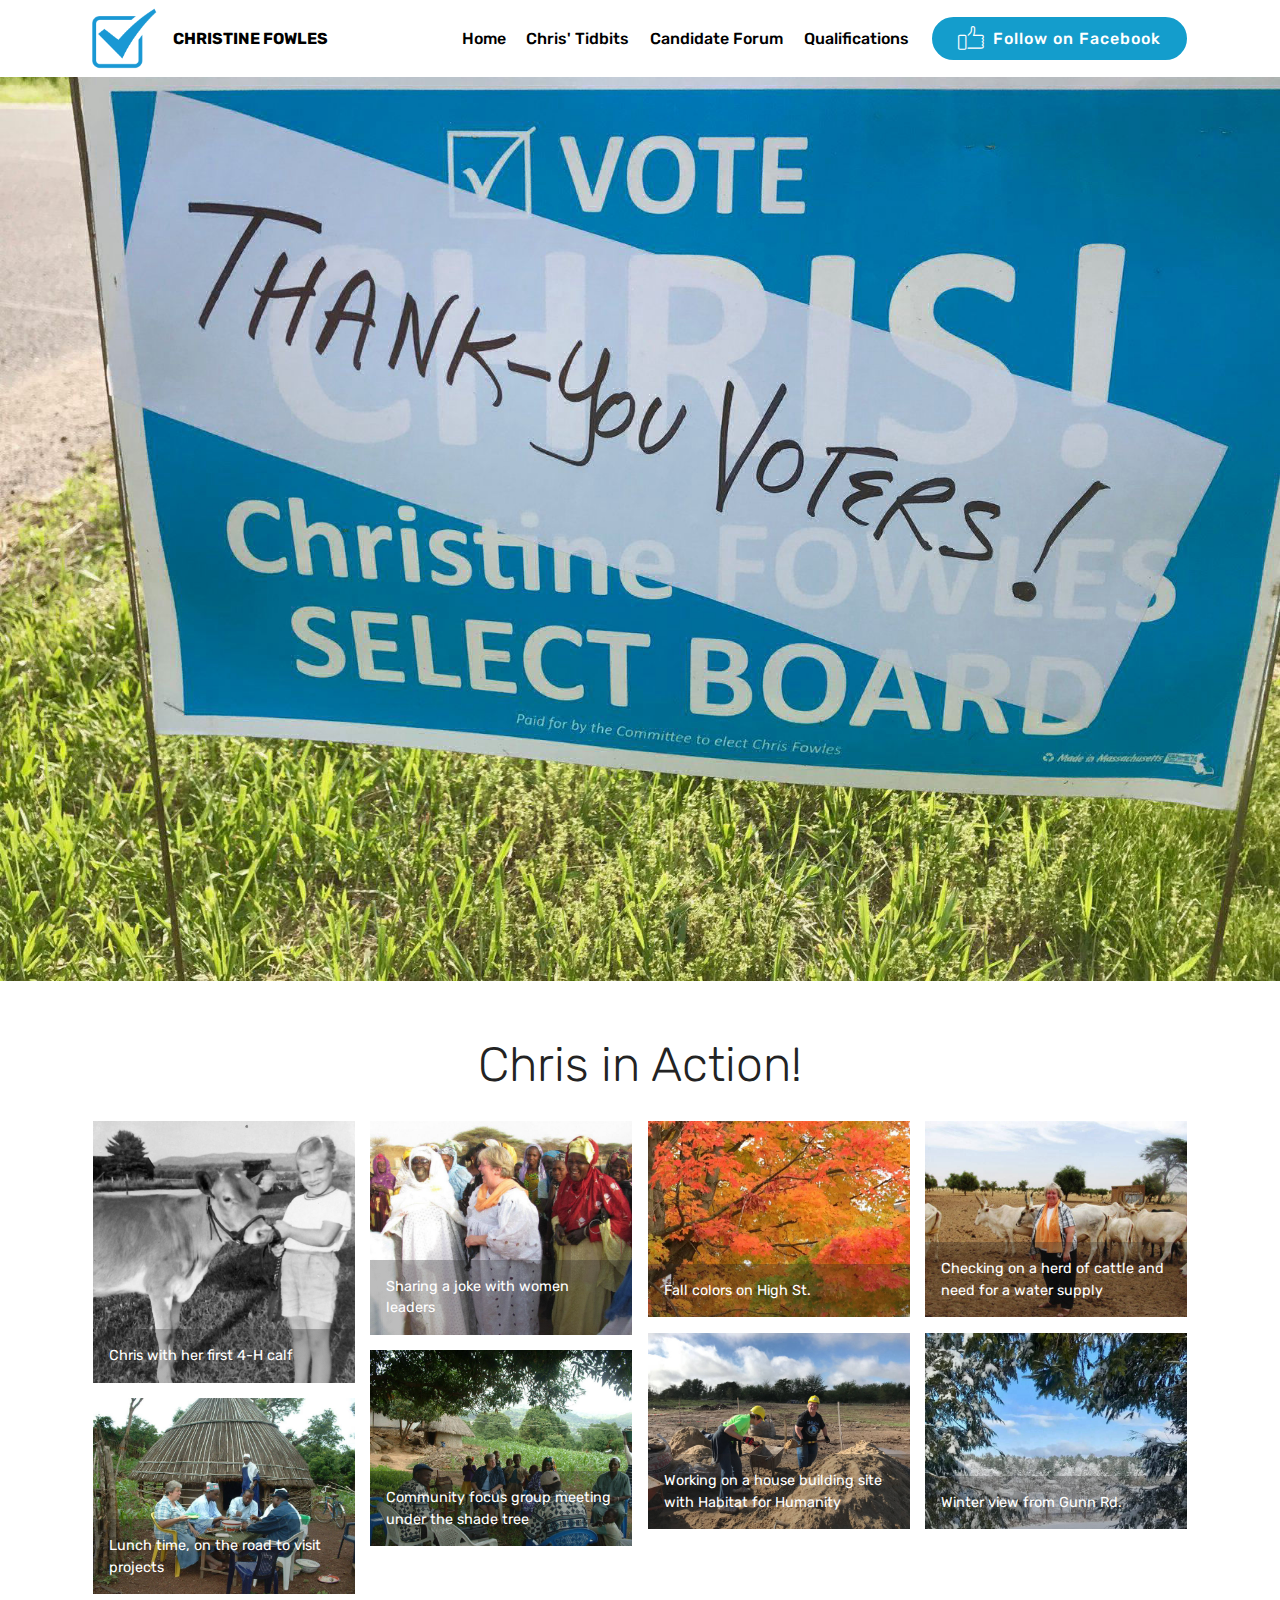
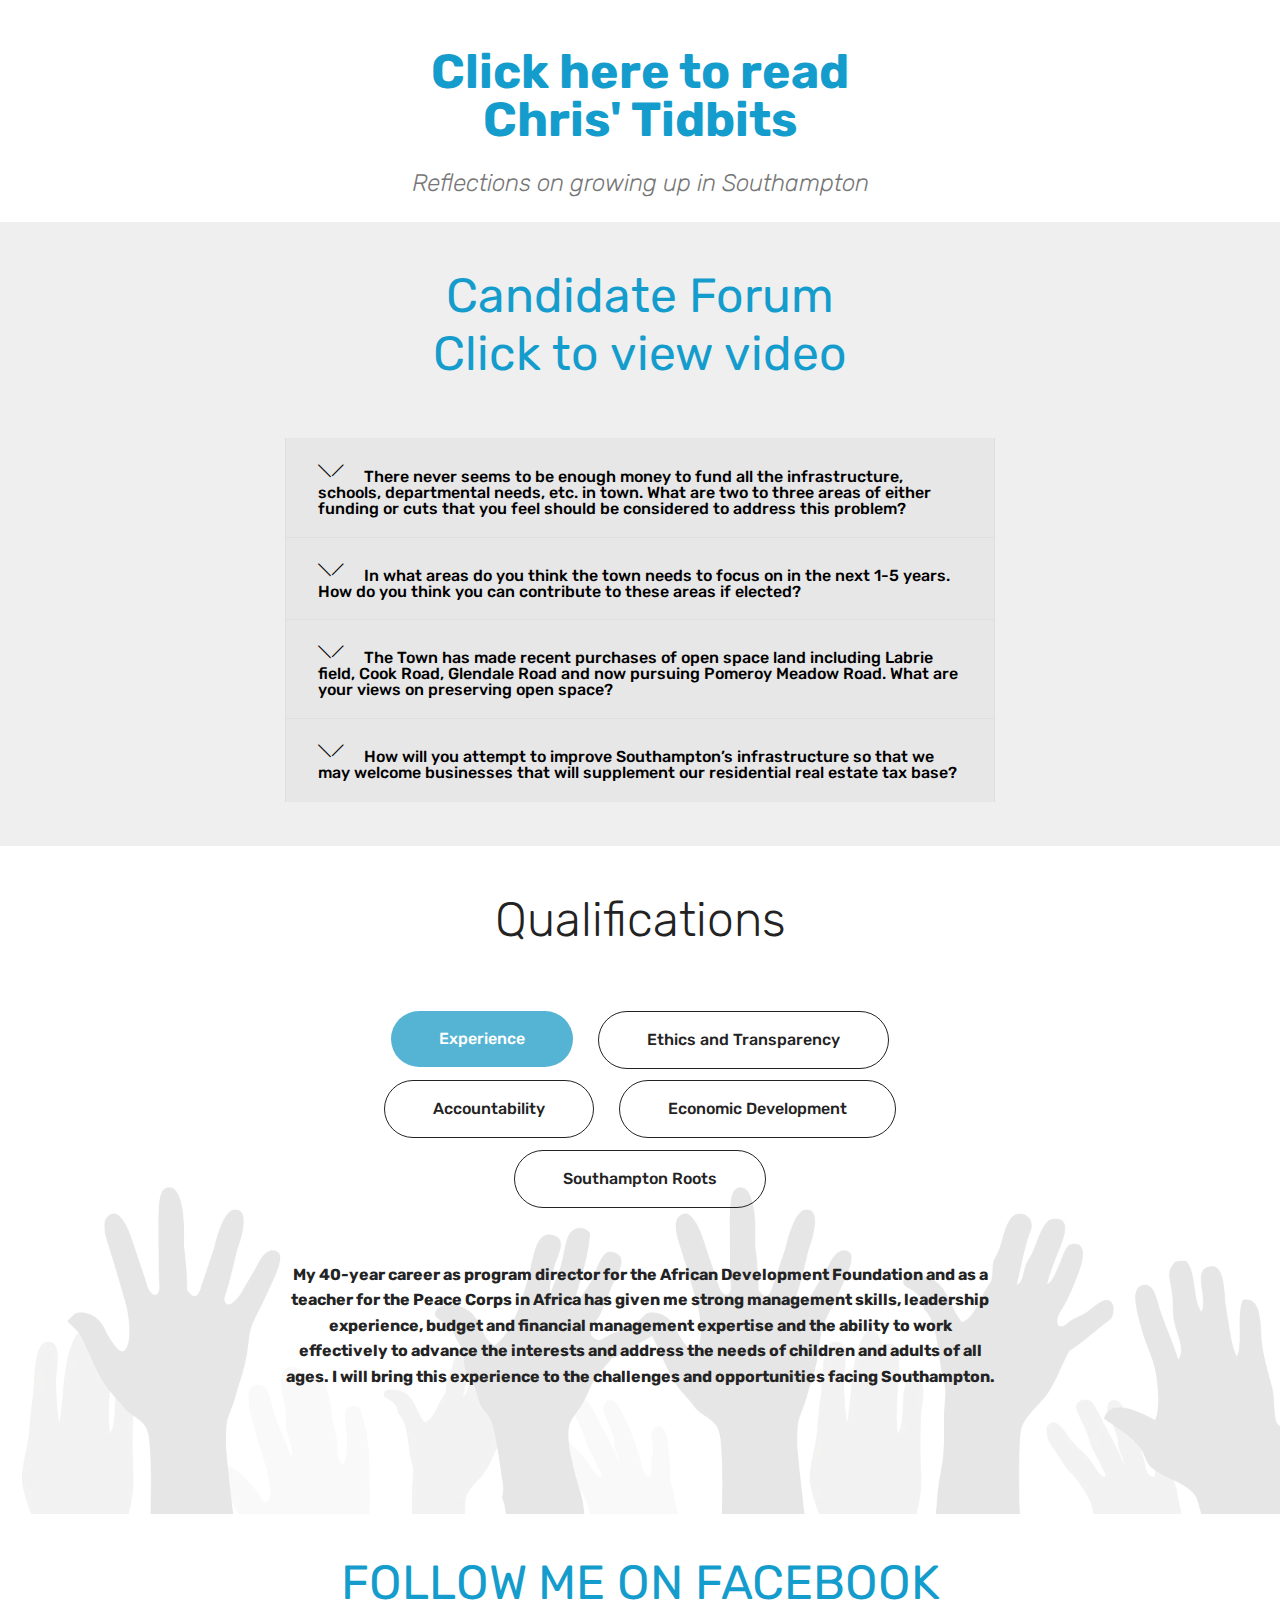
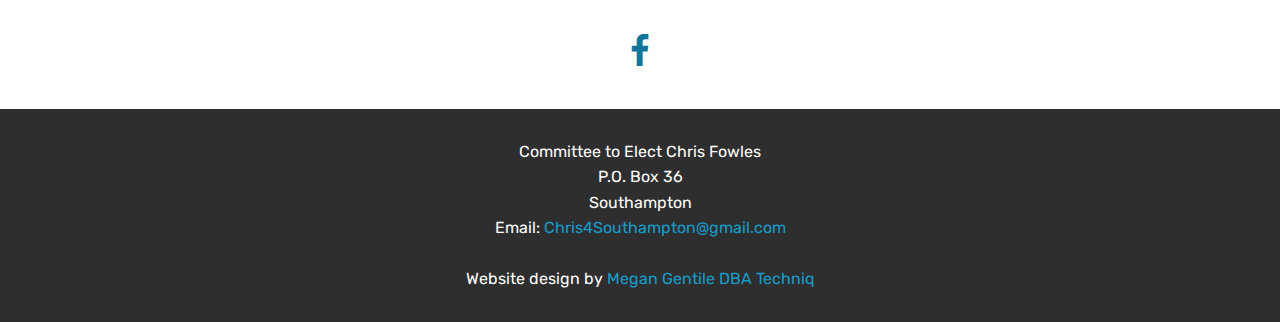
<file: index.html>
<!DOCTYPE html>
<html  >
<head>
  <!-- Site made with Mobirise Website Builder v4.9.6, https://mobirise.com -->
  <meta charset="UTF-8">
  <meta http-equiv="X-UA-Compatible" content="IE=edge">
  <meta name="generator" content="Mobirise v4.9.6, mobirise.com">
  <meta name="viewport" content="width=device-width, initial-scale=1, minimum-scale=1">
  <link rel="shortcut icon" href="assets/images/blue-check-128x97.png" type="image/x-icon">
  <meta name="description" content="">
  
  <title>Chris Fowles for Select Board</title>
  <link rel="stylesheet" href="assets/web/assets/mobirise-icons/mobirise-icons.css">
  <link rel="stylesheet" href="assets/tether/tether.min.css">
  <link rel="stylesheet" href="assets/bootstrap/css/bootstrap.min.css">
  <link rel="stylesheet" href="assets/bootstrap/css/bootstrap-grid.min.css">
  <link rel="stylesheet" href="assets/bootstrap/css/bootstrap-reboot.min.css">
  <link rel="stylesheet" href="assets/dropdown/css/style.css">
  <link rel="stylesheet" href="assets/socicon/css/styles.css">
  <link rel="stylesheet" href="assets/theme/css/style.css">
  <link rel="stylesheet" href="assets/gallery/style.css">
  <link rel="stylesheet" href="assets/mobirise/css/mbr-additional.css" type="text/css">
  
  
  
</head>
<body>
  <section class="menu cid-rqzYJ6zOsO" once="menu" id="menu2-13">

    

    <nav class="navbar navbar-expand beta-menu navbar-dropdown align-items-center navbar-fixed-top navbar-toggleable-sm">
        <button class="navbar-toggler navbar-toggler-right" type="button" data-toggle="collapse" data-target="#navbarSupportedContent" aria-controls="navbarSupportedContent" aria-expanded="false" aria-label="Toggle navigation">
            <div class="hamburger">
                <span></span>
                <span></span>
                <span></span>
                <span></span>
            </div>
        </button>
        <div class="menu-logo">
            <div class="navbar-brand">
                <span class="navbar-logo">
                    <a href="index.html">
                        <img src="assets/images/blue-check-122x92.png" alt="Vote" title="Chris Fowles" style="height: 3.8rem;">
                    </a>
                </span>
                <span class="navbar-caption-wrap"><a class="navbar-caption text-black display-4" href="https://mobirise.co">
                        CHRISTINE FOWLES<br></a></span>
            </div>
        </div>
        <div class="collapse navbar-collapse" id="navbarSupportedContent">
            <ul class="navbar-nav nav-dropdown" data-app-modern-menu="true"><li class="nav-item"><a class="nav-link link text-black display-4" href="index.html">Home</a></li><li class="nav-item"><a class="nav-link link text-black display-4" href="tidbits.html">Chris' Tidbits</a></li><li class="nav-item"><a class="nav-link link text-black display-4" href="index.html#accordion1-11">
                        Candidate Forum</a></li><li class="nav-item"><a class="nav-link link text-black display-4" href="index.html#tabs2-c">
                        Qualifications<br></a></li></ul>
            <div class="navbar-buttons mbr-section-btn"><a class="btn btn-sm btn-primary display-4" href="https://www.facebook.com/chris4southampton/" target="_blank"><span class="mbri-like mbr-iconfont mbr-iconfont-btn"></span>
                    
                    Follow on Facebook</a></div>
        </div>
    </nav>
</section>

<section class="engine"><a href="https://mobirise.info/b">how to create your own site</a></section><section class="cid-rriKO6wwL8" id="image2-16">

    

    <figure class="mbr-figure">
        <div class="image-block" style="width: 100%;">
            <img src="assets/images/60723891-615857998926841-7998347080844181504-o-1-1688x1294.jpg" alt="Thank you, Voters!" title="Thank you, Voters!">
            
        </div>
    </figure>
</section>

<section class="mbr-section content4 cid-rpmE5lrkDo" id="content4-s">

    

    <div class="container">
        <div class="media-container-row">
            <div class="title col-12 col-md-8">
                <h2 class="align-center pb-3 mbr-fonts-style display-2">
                    Chris in Action!</h2>
                
                
            </div>
        </div>
    </div>
</section>

<section class="mbr-gallery mbr-slider-carousel cid-rpmi2WQM8v" id="gallery1-n">

    

    <div class="container">
        <div><!-- Filter --><!-- Gallery --><div class="mbr-gallery-row"><div class="mbr-gallery-layout-default"><div><div><div class="mbr-gallery-item mbr-gallery-item--p1" data-video-url="false" data-tags="Awesome"><div href="#lb-gallery1-n" data-slide-to="0" data-toggle="modal"><img src="assets/images/23511278-1533910696646811-8042041552709173068-o-1391x1391-800x800.jpg" alt="" title=""><span class="icon-focus"></span><span class="mbr-gallery-title mbr-fonts-style display-7">Chris with her first 4-H calf</span></div></div><div class="mbr-gallery-item mbr-gallery-item--p1" data-video-url="false" data-tags="Responsive"><div href="#lb-gallery1-n" data-slide-to="1" data-toggle="modal"><img src="assets/images/556495-352211601483399-154178994-n1-960x785-800x654.jpg" alt="" title=""><span class="icon-focus"></span><span class="mbr-gallery-title mbr-fonts-style display-7">Sharing a joke with women leaders</span></div></div><div class="mbr-gallery-item mbr-gallery-item--p1" data-video-url="false" data-tags="Creative"><div href="#lb-gallery1-n" data-slide-to="2" data-toggle="modal"><img src="assets/images/14980659-1147470408624177-553743077890930092-n2-960x720-800x600.jpg" alt="" title=""><span class="icon-focus"></span><span class="mbr-gallery-title mbr-fonts-style display-7">Fall colors on High St.</span></div></div><div class="mbr-gallery-item mbr-gallery-item--p1" data-video-url="false" data-tags="Animated"><div href="#lb-gallery1-n" data-slide-to="3" data-toggle="modal"><img src="assets/images/163846-172281632809731-2215593-n1-720x540-720x540.jpg" alt="" title=""><span class="icon-focus"></span><span class="mbr-gallery-title mbr-fonts-style display-7">Checking on a herd of cattle and need for a water supply</span></div></div><div class="mbr-gallery-item mbr-gallery-item--p1" data-video-url="false" data-tags="Awesome"><div href="#lb-gallery1-n" data-slide-to="4" data-toggle="modal"><img src="assets/images/img-5619-1-2000x1500-800x600.jpg" alt="" title=""><span class="icon-focus"></span><span class="mbr-gallery-title mbr-fonts-style display-7">Working on a house building site with Habitat for Humanity</span></div></div><div class="mbr-gallery-item mbr-gallery-item--p1" data-video-url="false" data-tags="Awesome"><div href="#lb-gallery1-n" data-slide-to="5" data-toggle="modal"><img src="assets/images/53462624-2119812571389951-6500002285995687936-n1-960x720-800x600.jpg" alt="" title=""><span class="icon-focus"></span><span class="mbr-gallery-title mbr-fonts-style display-7">Winter view from Gunn Rd.</span></div></div><div class="mbr-gallery-item mbr-gallery-item--p1" data-video-url="false" data-tags="Responsive"><div href="#lb-gallery1-n" data-slide-to="6" data-toggle="modal"><img src="assets/images/dscf0003.jpg-kolossi-1280x960-800x600.jpg" alt="" title=""><span class="icon-focus"></span><span class="mbr-gallery-title mbr-fonts-style display-7">Community focus group meeting under the shade tree</span></div></div><div class="mbr-gallery-item mbr-gallery-item--p1" data-video-url="false" data-tags="Animated"><div href="#lb-gallery1-n" data-slide-to="7" data-toggle="modal"><img src="assets/images/1486162-611482525556304-70426388-o-1280x960-800x600.jpg" alt="" title=""><span class="icon-focus"></span><span class="mbr-gallery-title mbr-fonts-style display-7">Lunch time, on the road to visit projects<br></span></div></div></div></div><div class="clearfix"></div></div></div><!-- Lightbox --><div data-app-prevent-settings="" class="mbr-slider modal fade carousel slide" tabindex="-1" data-keyboard="true" data-interval="false" id="lb-gallery1-n"><div class="modal-dialog"><div class="modal-content"><div class="modal-body"><div class="carousel-inner"><div class="carousel-item active"><img src="assets/images/23511278-1533910696646811-8042041552709173068-o-1391x1391.jpg" alt="" title=""></div><div class="carousel-item"><img src="assets/images/556495-352211601483399-154178994-n1-960x785.jpg" alt="" title=""></div><div class="carousel-item"><img src="assets/images/14980659-1147470408624177-553743077890930092-n2-960x720.jpg" alt="" title=""></div><div class="carousel-item"><img src="assets/images/163846-172281632809731-2215593-n1-720x540.jpg" alt="" title=""></div><div class="carousel-item"><img src="assets/images/img-5619-1-2000x1500.jpg" alt="" title=""></div><div class="carousel-item"><img src="assets/images/53462624-2119812571389951-6500002285995687936-n1-960x720.jpg" alt="" title=""></div><div class="carousel-item"><img src="assets/images/dscf0003.jpg-kolossi-1280x960.jpg" alt="" title=""></div><div class="carousel-item"><img src="assets/images/1486162-611482525556304-70426388-o-1280x960.jpg" alt="" title=""></div></div><a class="carousel-control carousel-control-prev" role="button" data-slide="prev" href="#lb-gallery1-n"><span class="mbri-left mbr-iconfont" aria-hidden="true"></span><span class="sr-only">Previous</span></a><a class="carousel-control carousel-control-next" role="button" data-slide="next" href="#lb-gallery1-n"><span class="mbri-right mbr-iconfont" aria-hidden="true"></span><span class="sr-only">Next</span></a><a class="close" href="#" role="button" data-dismiss="modal"><span class="sr-only">Close</span></a></div></div></div></div></div>
    </div>

</section>

<section class="mbr-section content4 cid-rpt93DYhcb" id="content4-t">

    

    <div class="container">
        <div class="media-container-row">
            <div class="title col-12 col-md-8">
                <h2 class="align-center pb-3 mbr-fonts-style display-2"><a href="page1.html"><strong>Click here to read</strong></a><br><a href="page1.html"><strong>Chris' Tidbits</strong></a></h2>
                <h3 class="mbr-section-subtitle align-center mbr-light mbr-fonts-style display-5"><em>Reflections on growing up in Southampton</em></h3>
                
            </div>
        </div>
    </div>
</section>

<section class="accordion1 cid-rqdSFWozGG" id="accordion1-11">

    

    
    <div class="container">
        <div class="media-container-row">
            <div class="col-12 col-md-8">
                <div class="section-head text-center space30">
                    <h2 class="mbr-section-title pb-5 mbr-fonts-style display-2"><a href="https://l.facebook.com/l.php?u=https%3A%2F%2Fwww.youtube.com%2Fwatch%3Fv%3DWA4uMn2W2UY%26feature%3Dyoutu.be%26fbclid%3DIwAR3afjqXmPd2_99p42NY1s5GcF-gvMt9ky9KG3Bc81GBcErC3jG8AP9PZyY&h=[base64]" target="_blank">
                        Candidate Forum</a><br><a href="https://l.facebook.com/l.php?u=https%3A%2F%2Fwww.youtube.com%2Fwatch%3Fv%3DWA4uMn2W2UY%26feature%3Dyoutu.be%26fbclid%3DIwAR3afjqXmPd2_99p42NY1s5GcF-gvMt9ky9KG3Bc81GBcErC3jG8AP9PZyY&h=[base64]" target="_blank">Click to view video</a><br></h2>
                </div>
                <div class="clearfix"></div>
                <div id="bootstrap-accordion_5" class="panel-group accordionStyles accordion" role="tablist" aria-multiselectable="true">
                    <div class="card">
                        <div class="card-header" role="tab" id="headingOne">
                            <a role="button" class="panel-title collapsed text-black" data-toggle="collapse" data-core="" href="#collapse1_5" aria-expanded="false" aria-controls="collapse1">
                                <h4 class="mbr-fonts-style display-7">
                                    <span class="sign mbr-iconfont mbri-arrow-down inactive"></span>&nbsp;There never seems to be enough money to fund all the infrastructure, schools, departmental needs, etc. in town. What are two to three areas of either funding or cuts that you feel should be considered to address this problem?</h4>
                            </a>
                        </div>
                        <div id="collapse1_5" class="panel-collapse noScroll collapse " role="tabpanel" aria-labelledby="headingOne" data-parent="#bootstrap-accordion_5">
                            <div class="panel-body p-4">
                                <p class="mbr-fonts-style panel-text display-7">Examine ways to better coordinate across town departments to minimize duplication and maximize efficiency and cost-effectiveness so budget cuts are less necessary. Simple things can save money eg: having a photocopier and computer maintenance/software update contract across all departments.<br><br>Continue the planning and establishing of a staggered schedule for vehicle replacement for the police, fire and highway departments based on age, mileage and repair costs.<br>Ensure written procedures exist and are followed for soliciting price estimates and carrying out an open bidding process so we as taxpayers, get the best value for our dollar.<br><br>Investigate the possibility of shared services with neighboring towns. Could there be something with the board of health for example or, now that we will be purchasing a new dispatch console, could that be of service to another town (and possibly some revenue ?<br>Foster collaboration across departments and if one has a savings in their allocated budget because of timing of a purchase or hiring of staff, offer it back to the town for re-allocation to another department that may be struggling.<br><br>Invest wisely in education, particularly looking to the diverse learning needs and long-term preparation for our students at Norris. Support programs to keep them in town rather than paying for school choice. As long as there are clearly analyzed and articulated needs and a justifiable long-term strategy, I am in favor of fully funding our school.<br><br>Actively lobby our State Representatives - the State is not living up to its commitment to provide adequate resources to rural schools like Southampton and others in the district.</p>
                            </div>
                        </div>
                    </div>
                    <div class="card">
                        <div class="card-header" role="tab" id="headingTwo">
                            <a role="button" class="collapsed panel-title text-black" data-toggle="collapse" data-core="" href="#collapse2_5" aria-expanded="false" aria-controls="collapse2">
                                <h4 class="mbr-fonts-style display-7">
                                    <span class="sign mbr-iconfont mbri-arrow-down inactive"></span>&nbsp;In what areas do you think the town needs to focus on in the next 1-5 years. How do you think you can contribute to these areas if elected?</h4>
                            </a>
                            
                        </div>
                        <div id="collapse2_5" class="panel-collapse noScroll collapse" role="tabpanel" aria-labelledby="headingTwo" data-parent="#bootstrap-accordion_5">
                            <div class="panel-body p-4">
                                <p class="mbr-fonts-style panel-text display-7">A few months ago I was appointed to be an ‘at-large’ member of the newly reconstituted Master Plan Implementation Committee. The Plan addresses several topics of importance to the town and was endorsed by the residents in 2013. It resulted from a lengthy process where citizens’ views of the future development of Southampton were incorporated and action strategies were articulated. This Plan should serve as a useful guide and tool for decision-making by the various town committees. It is often easy to tackle many things and achieve nothing. While effort is appreciated, for me, results are what counts.<br><br>Two areas of particular interest are affordable housing and economic development.<br>Over the past decade there have been several new residences built in town and new people welcomed. I question however whether some of that development has been done in a thoughtful way. The reality is we have an aging population. Some of our longer-term residents don’t have family nearby and as their own economic or health situation changes, they may not be able to remain in a house that has always been home. It would be a shame for them to have to leave Southampton because of a lack of affordable housing. Much of what has been built is also far beyond the means of a young, first-time home buyer. The Master Plan envisioned more affordable house options. We need to examine, change and enforce zoning by-laws to ensure such units are built. We also need to devise incentives for developers to do so.<br><br>As for economic development, I believe the townspeople need to have a voice in such decisions that will directly affect them. A short survey would be appropriate to have you tell the town leaders what type of business is missing, is wanted in town? What criteria might there be to choose those that best ‘fit’ our rural character? What types of business opportunities do we want to court, and which ones do we want to keep at arm’s length until we are convinced of their good intentions? A seemingly lucrative deal may not be the best match/partnership for us. With answers to these kinds of questions, we can better plan and pursue potential business. Peebles department store will soon be closing and the area across from JPs has vacancies so, the time is now. Let’s get on it!<br><br>My 30 year career has involved guiding rural communities in Africa to determine priorities and make the best choice of income-generating and small enterprise activities. I believe my skills and experience in this area are very transferable to Southampton.</p>
                            </div>
                        </div>
                    </div>
                    <div class="card">
                        <div class="card-header" role="tab" id="headingThree">
                            <a role="button" class="collapsed text-black panel-title" data-toggle="collapse" data-core="" href="#collapse3_5" aria-expanded="false" aria-controls="collapse3">
                                <h4 class="mbr-fonts-style display-7">
                                    <span class="sign mbr-iconfont mbri-arrow-down inactive"></span>&nbsp;The Town has made recent purchases of open space land including Labrie field, Cook Road, Glendale Road and now pursuing Pomeroy Meadow Road. What are your views on preserving open space?</h4>
                            </a>
                        </div>
                        <div id="collapse3_5" class="panel-collapse noScroll collapse" role="tabpanel" aria-labelledby="headingThree" data-parent="#bootstrap-accordion_5">
                            <div class="panel-body p-4">
                                <p class="mbr-fonts-style panel-text display-7">I am a strong supporter of open space and land conservation efforts. The open fields are part of the natural charm of Southampton and a legacy of agriculture that was so important to our town’s development and existence over the years. Some lands are of critical importance as witnessed at this week’s annual town meeting with the proposed land acquisition to protect our drinking water recharge area. It is a delicate balance to provide for town growth and at the same time retain our rural character.<br><br>Deciding to preserve open space needs to be strategically analyzed to understand and rank its value to the town residents. Some parcels may not be worth the investment and we should not jump to acquire a property without first doing our homework; that might be an environmental study to determine what exists for wildlife habitat or historical artifacts as an example. Its possible to think something is a good idea but unless we openly and honestly discuss the pros and cons, we can easily miss a golden opportunity or, end up with a white elephant that will be a burden to the town.<br><br>Landowners who have put their property under Chapter 61 regulations have benefitted from tax relief that provides an incentive to NOT develop their land. The Select Board needs to regularly consult a list of such people and be aware of potential changing circumstances where the landowner is likely to make a change in the status of that property. By being PROACTIVE and acting in a timely fashion, following the law and adhering to a transparent process, the Select Board should decide whether to recommend exercising the town’s right of first refusal on such properties.<br><br>There is tension between developing land or conserving for open space. We have been told that housing developments are better investments. That is questionable as we have also been told that every tax dollar of revenue collected on residential property actually costs us somewhere around $1.30 to provide town services. Community service/land use surveys done by UMASS have shown that for a town of comparable population size, open space lands only cost around 32 cents in terms of town services as related to a dollar of tax revenue. We have a responsibility to be the best possible stewards of our town’s natural resources and must thoroughly examine the consequences when deciding whether to develop or conserve land.</p>
                            </div>
                        </div>
                    </div>
                    <div class="card">
                        <div class="card-header" role="tab" id="headingFour">
                            <a role="button" class="collapsed panel-title text-black" data-toggle="collapse" data-core="" href="#collapse4_5" aria-expanded="false" aria-controls="collapse4">
                                <h4 class="mbr-fonts-style display-7">
                                    <span class="sign mbr-iconfont mbri-arrow-down inactive"></span>&nbsp;How will you attempt to improve Southampton’s infrastructure so that we may welcome businesses that will supplement our residential real estate tax base?</h4>
                            </a> 
                        </div>
                        <div id="collapse4_5" class="panel-collapse noScroll collapse" role="tabpanel" aria-labelledby="headingFour" data-parent="#bootstrap-accordion_5">
                            <div class="panel-body p-4">
                                <p class="mbr-fonts-style panel-text display-7">As we look to 2025 and beyond, we need to determine who we want to be as a town—a mini Hadley, an extension of Easthampton or…? The kind of infrastructure needed will depend on the kinds of businesses wanting to come to town. We know we are limited by our public water access and lack of a sewer system but many types of small businesses don’t require such infrastructure.<br><br>I think its extremely important we don’t assume that investing in the cost of a sewer system will necessarily be cost-effective. We need to be cautious about a ‘build it and they will come’ approach. Research and solid analysis need to confirm whether revenues generated from larger businesses will outweigh the costs of services they require. Would costly infrastructure pay for itself over time? Location studies would also need to be done to inform us about potential environmental impact, storm-water runoff and the like.<br><br>As we think of welcoming new business, let’s not forget the center of town. We have the old town hall/police and fire department buildings that do not represent a safe and healthy work environment. Assuming a new public safety complex will be researched and sited elsewhere, what can be done with these historic buildings? Are they worth renovating, what role does the town want regarding their maintenance? Could we find a public-private partnership or grant monies to support the cost? With the re-purposing of the old factories in Easthampton, would it be possible to find an investor to convert those buildings to artist studios for example? This could promote tourism in town and capitalize on our heritage.<br><br>We need to start thinking outside the box, determine from the townspeople perspective, what kinds of business we want and then actively develop a plan to pursue that, not let it drift away. As a resident returning to town with fresh eyes, it seems that we’ve lost out on grant monies that were within reach for lack of follow-through or delayed decision making. As successful as the ad hoc open space committee has been this year in bringing in grant monies, perhaps we need to encourage an ad hoc enterprise de</p>
                            </div>
                        </div>
                    </div>
                    
                    
                </div>
            </div>
        </div>
    </div>
</section>

<section class="tabs2 cid-ro3qM0eyKv" id="tabs2-c">

    

    <div class="mbr-overlay" style="opacity: 0.9; background-color: rgb(255, 255, 255);">
    </div>
    <div class="container">
        <h2 class="mbr-section-title align-center pb-5 mbr-fonts-style display-2">
            Qualifications</h2>
        <div class="media-container-row">
            <div class="col-12 col-md-8">
                <ul class="nav nav-tabs" role="tablist">
                    <li class="nav-item"><a class="nav-link mbr-fonts-style show active display-7" role="tab" data-toggle="tab" href="#tabs2-c_tab0" aria-selected="true">
                            Experience</a></li>
                    <li class="nav-item"><a class="nav-link mbr-fonts-style show display-7" role="tab" data-toggle="tab" href="#tabs2-c_tab1" aria-selected="false">
                            Ethics and Transparency<br></a></li>
                    <li class="nav-item"><a class="nav-link mbr-fonts-style show active display-7" role="tab" data-toggle="tab" href="#tabs2-c_tab2" aria-selected="true">
                            Accountability</a></li>
                    <li class="nav-item"><a class="nav-link mbr-fonts-style show active display-7" role="tab" data-toggle="tab" href="#tabs2-c_tab3" aria-selected="true">
                            Economic Development<br></a></li>
                    <li class="nav-item"><a class="nav-link mbr-fonts-style show active display-7" role="tab" data-toggle="tab" href="#tabs2-c_tab4" aria-selected="true">Southampton Roots</a></li>
                    
                </ul>
                <div class="tab-content">
                    <div id="tab1" class="tab-pane in active" role="tabpanel">
                        <div class="row">
                            <div class="col-md-12">
                                <p class="mbr-text py-5 mbr-fonts-style display-7"><strong>
                                    My 40-year career as program director for the African Development Foundation and as a teacher for the Peace Corps in Africa has given me strong management skills, leadership experience, budget and financial management expertise and the ability to work effectively to advance the interests and address the needs of children and adults of all ages. I will bring this experience to the challenges and opportunities facing Southampton.
                                </strong></p>
                            </div>
                        </div>
                    </div>
                    <div id="tab2" class="tab-pane" role="tabpanel">
                        <div class="row">
                            <div class="col-md-12">
                                <p class="mbr-text py-5 mbr-fonts-style display-7"><strong>
                                    I have always brought a strong sense of ethics to my work, and I will continue to do so in serving the people of Southampton. The citizens of our town deserve the highest level of openness and transparency in their government. 
                                </strong></p>
                            </div>
                        </div>
                    </div>
                    <div id="tab3" class="tab-pane" role="tabpanel">
                        <div class="row">
                            <div class="col-md-12">
                                <p class="mbr-text py-5 mbr-fonts-style display-7"><strong>
                                    Those who represent the people are accountable to the people. I will listen to your ideas on community issues, and I will share mine with you regularly. Importantly, I will follow through on decisions made, and keep you informed about pending issues.
                                </strong></p>
                            </div>
                        </div>
                    </div>
                    <div id="tab4" class="tab-pane" role="tabpanel">
                        <div class="row">
                            <div class="col-md-12">
                                <p class="mbr-text py-5 mbr-fonts-style display-7"><strong>Much of my professional work has focused on economic development. We in Southampton can also manage our resources to strengthen our economy and services in a way that both benefits us and protects our rural environment.  We must preserve and learn from the past while planning for the future.</strong><br></p>
                            </div>
                        </div>
                    </div>
                    <div id="tab5" class="tab-pane" role="tabpanel">
                        <div class="row">
                            <div class="col-md-12">
                                <p class="mbr-text py-5 mbr-fonts-style display-7"><strong>
                                    I was born and raised on a dairy farm in Southampton. The Fowles family has a legacy here dating back to the 1800s. Though I traveled the world for my work, I always felt that my roots were here, and I returned often to visit. Now I am back in Southampton permanently, and I want to give back to the community that I love.
                                </strong></p>
                            </div>
                        </div>
                    </div>
                    <div id="tab6" class="tab-pane" role="tabpanel">
                        <div class="row">
                            <div class="col-md-12">
                                <p class="mbr-text py-5 mbr-fonts-style display-7">
                                    Just drop the blocks into the page, edit content inline and publish - no technical skills required.
                                </p>
                            </div>
                        </div>
                    </div>
                </div>
            </div>
        </div>
    </div>
</section>

<section class="cid-roKCuSqwhu" id="social-buttons2-k">

    

    

    <div class="container">
        <div class="media-container-row">
            <div class="col-md-8 align-center">
                <h2 class="pb-3 mbr-fonts-style display-2">
                    <a href="https://www.facebook.com/chris4southampton/" target="_blank">FOLLOW ME ON FACEBOOK</a></h2>
                <div class="social-list pl-0 mb-0">
                    <a href="https://www.facebook.com/chris4southampton/" target="_blank">
                        <span class="px-2 mbr-iconfont mbr-iconfont-social socicon-facebook socicon"></span>
                    </a>
                    <a href="https://www.facebook.com/pages/Mobirise/1616226671953247" target="_blank">
                        
                    </a>
                    <a href="https://instagram.com/mobirise" target="_blank">
                        
                    </a>
                    <a href="https://www.youtube.com/c/mobirise" target="_blank">
                        
                    </a>
                    <a href="https://plus.google.com/u/0/+Mobirise" target="_blank">
                        
                    </a>
                    <a href="https://www.behance.net/Mobirise" target="_blank">
                        
                    </a>
                </div>
            </div>
        </div>
    </div>
</section>

<section once="" class="cid-ro5zMDh2W2" id="footer6-e">

    

    

    <div class="container">
        <div class="media-container-row align-center mbr-white">
            <div class="col-12">
                <p class="mbr-text mb-0 mbr-fonts-style display-7">Committee to Elect Chris Fowles<br>P.O. Box 36<br>Southampton<br>Email:&nbsp;<a href="mailto:Chris4Southampton@gmail.com">Chris4Southampton@gmail.com</a><br><br>Website design by <a href="https://www.techniqsupport.com" target="_blank">Megan Gentile DBA Techniq</a><br></p>
            </div>
        </div>
    </div>
</section>


  <script src="assets/web/assets/jquery/jquery.min.js"></script>
  <script src="assets/popper/popper.min.js"></script>
  <script src="assets/tether/tether.min.js"></script>
  <script src="assets/bootstrap/js/bootstrap.min.js"></script>
  <script src="assets/smoothscroll/smooth-scroll.js"></script>
  <script src="assets/dropdown/js/script.min.js"></script>
  <script src="assets/touchswipe/jquery.touch-swipe.min.js"></script>
  <script src="assets/masonry/masonry.pkgd.min.js"></script>
  <script src="assets/imagesloaded/imagesloaded.pkgd.min.js"></script>
  <script src="assets/sociallikes/social-likes.js"></script>
  <script src="assets/vimeoplayer/jquery.mb.vimeo_player.js"></script>
  <script src="assets/mbr-tabs/mbr-tabs.js"></script>
  <script src="assets/mbr-switch-arrow/mbr-switch-arrow.js"></script>
  <script src="assets/bootstrapcarouselswipe/bootstrap-carousel-swipe.js"></script>
  <script src="assets/theme/js/script.js"></script>
  <script src="assets/slidervideo/script.js"></script>
  <script src="assets/gallery/player.min.js"></script>
  <script src="assets/gallery/script.js"></script>
  
  
</body>
</html>
</file>
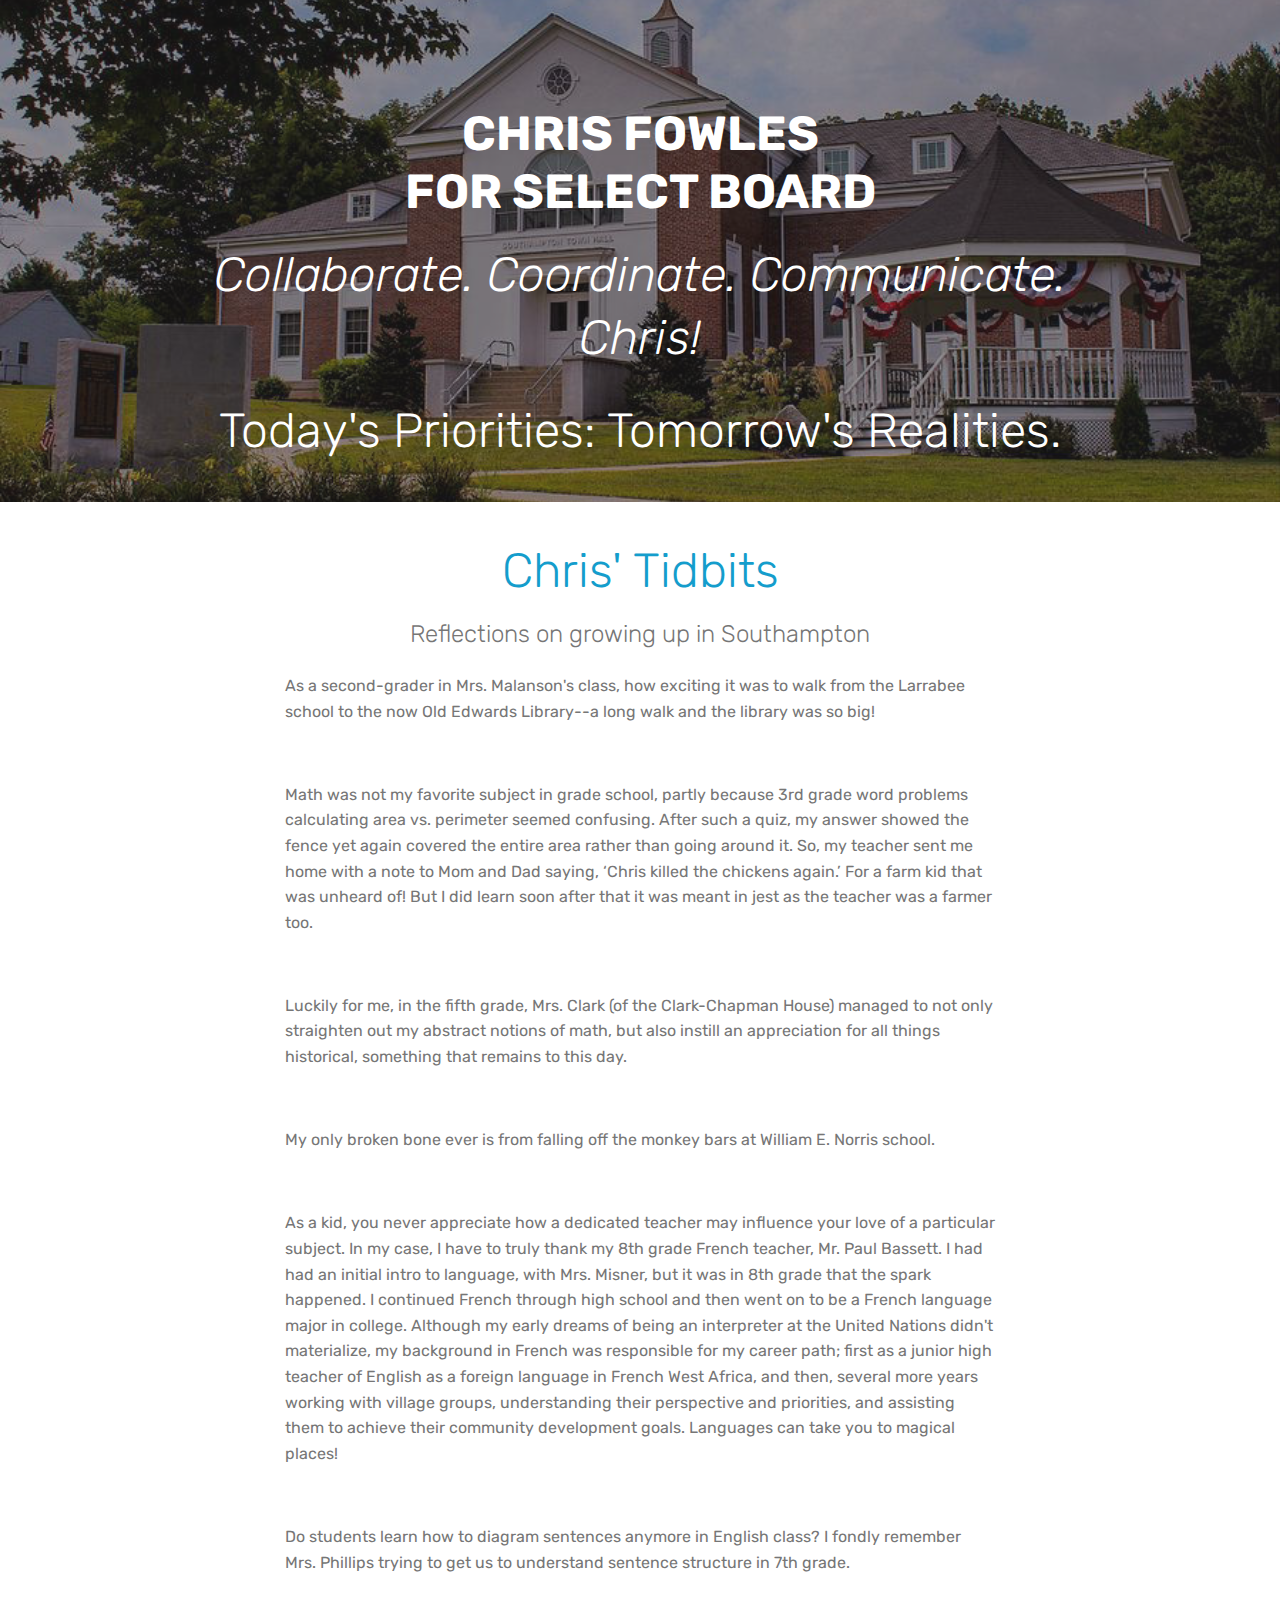
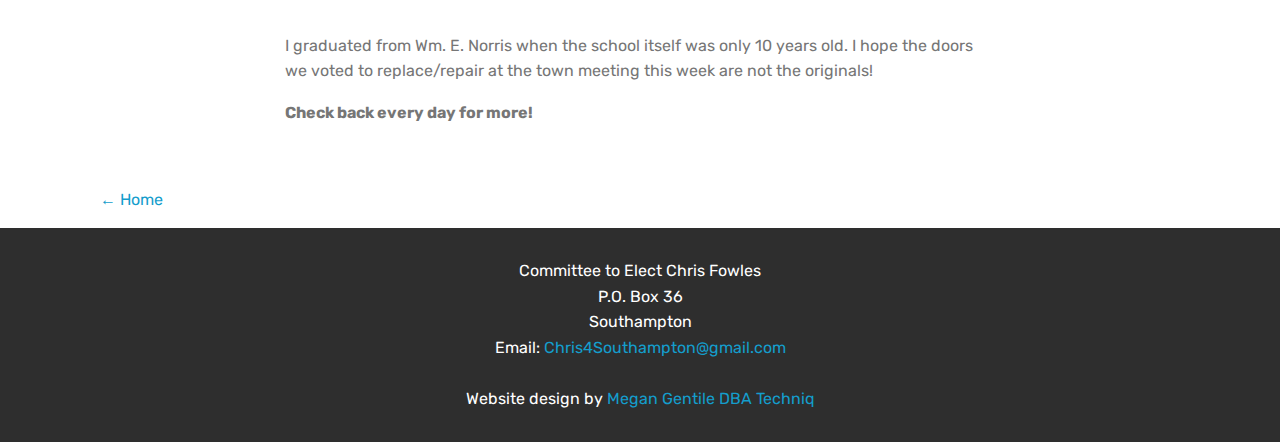
<file: page1.html>
<!DOCTYPE html>
<html  >
<head>
  <!-- Site made with Mobirise Website Builder v4.9.6, https://mobirise.com -->
  <meta charset="UTF-8">
  <meta http-equiv="X-UA-Compatible" content="IE=edge">
  <meta name="generator" content="Mobirise v4.9.6, mobirise.com">
  <meta name="viewport" content="width=device-width, initial-scale=1, minimum-scale=1">
  <link rel="shortcut icon" href="assets/images/blue-check-128x97.png" type="image/x-icon">
  <meta name="description" content="Site Builder Description">
  
  <title>Chris' Tidbits</title>
  <link rel="stylesheet" href="assets/web/assets/mobirise-icons/mobirise-icons.css">
  <link rel="stylesheet" href="assets/tether/tether.min.css">
  <link rel="stylesheet" href="assets/bootstrap/css/bootstrap.min.css">
  <link rel="stylesheet" href="assets/bootstrap/css/bootstrap-grid.min.css">
  <link rel="stylesheet" href="assets/bootstrap/css/bootstrap-reboot.min.css">
  <link rel="stylesheet" href="assets/theme/css/style.css">
  <link rel="stylesheet" href="assets/mobirise/css/mbr-additional.css" type="text/css">
  
  
  
</head>
<body>
  <section class="cid-rqdRz2isjx" id="header2-w">

    

    <div class="mbr-overlay" style="opacity: 0.5; background-color: rgb(35, 35, 35);"></div>

    <div class="container align-center">
        <div class="row justify-content-md-center">
            <div class="mbr-white col-md-10">
                <h1 class="mbr-section-title mbr-bold pb-3 mbr-fonts-style display-2">
                    CHRIS FOWLES<div>FOR SELECT BOARD</div></h1>
                <h3 class="mbr-section-subtitle align-center mbr-light pb-3 mbr-fonts-style display-2"><em>Collaborate. Coordinate. Communicate. Chris!</em><strong><br></strong></h3>
                <p class="mbr-text pb-3 mbr-fonts-style display-2">Today's Priorities: Tomorrow's Realities.<br>
                </p>
                
            </div>
        </div>
    </div>
    
</section>

<section class="engine"><a href="https://mobirise.info/m">free site design templates</a></section><section class="mbr-section content4 cid-rqdRzCg09U" id="content4-x">

    

    <div class="container">
        <div class="media-container-row">
            <div class="title col-12 col-md-8">
                <h2 class="align-center pb-3 mbr-fonts-style display-2">
                    Chris' Tidbits</h2>
                <h3 class="mbr-section-subtitle align-center mbr-light mbr-fonts-style display-5">Reflections on growing up in Southampton</h3>
                
            </div>
        </div>
    </div>
</section>

<section class="mbr-section article content1 cid-rqdRA2U9ZZ" id="content1-y">
    
     

    <div class="container">
        <div class="media-container-row">
            <div class="mbr-text col-12 mbr-fonts-style display-7 col-md-8"><p>As a second-grader in Mrs. Malanson's class, how exciting it was to walk from the Larrabee school to the now Old Edwards Library--a long walk and the library was so big!</p><p><br></p><p>Math was not my favorite subject in grade school, partly because 3rd grade word problems calculating area vs. perimeter seemed confusing. After such a quiz, my answer showed the fence yet again covered the entire area rather than going around it. So, my teacher sent me home with a note to Mom and Dad saying, ‘Chris killed the chickens again.’ For a farm kid that was unheard of! But I did learn soon after that it was meant in jest as the teacher was a farmer too.</p><p><br></p><p>Luckily for me, in the fifth grade, Mrs. Clark (of the Clark-Chapman House) managed to not only straighten out my abstract notions of math, but also instill an appreciation for all things historical, something that remains to this day.</p><p><br></p><p>My only broken bone ever is from falling off the monkey bars at&nbsp;<span style="font-size: 1rem;">William E. Norris school.</span></p><p><span style="font-size: 1rem;"><br></span></p><p><span style="font-size: 1rem;">As a kid, you never appreciate how a dedicated teacher may influence your love of a particular subject. In my case, I have to truly thank my 8th grade French teacher, Mr. Paul Bassett. I had had an initial intro to language, with Mrs. Misner, but it was in 8th grade that the spark happened. I continued French through high school and then went on to be a French language major in college. Although my early dreams of being an interpreter at the United Nations didn't materialize, my background in French was responsible for my career path; first as a junior high teacher of English as a foreign language in French West Africa, and then, several more years working with village groups, understanding their perspective and priorities, and assisting them to achieve their community development goals. Languages can take you to magical places!</span></p><p><span style="font-size: 1rem;"><br></span></p><p><span style="font-size: 1rem;">Do students learn how to diagram sentences anymore in English class? I fondly remember Mrs. Phillips trying to get us to understand sentence structure in 7th grade.</span></p><p><span style="font-size: 1rem;"><br></span></p><p><span style="font-size: 1rem;">I graduated from Wm. E. Norris when the school itself was only 10 years old. I hope the doors we voted to replace/repair at the town meeting this week are not the originals!</span></p><p><strong>Check back every day for more!</strong></p></div>
        </div>
    </div>
</section>

<section class="mbr-section article content1 cid-rqdUpiDb3J" id="content1-12">
    
     

    <div class="container">
        <div class="media-container-row">
            <div class="mbr-text col-12 mbr-fonts-style display-7 col-md-12"><p><strong><a href="index.html">← Home</a></strong></p></div>
        </div>
    </div>
</section>

<section once="" class="cid-ro5zMDh2W2" id="footer6-v">

    

    

    <div class="container">
        <div class="media-container-row align-center mbr-white">
            <div class="col-12">
                <p class="mbr-text mb-0 mbr-fonts-style display-7">Committee to Elect Chris Fowles<br>P.O. Box 36<br>Southampton<br>Email:&nbsp;<a href="mailto:Chris4Southampton@gmail.com">Chris4Southampton@gmail.com</a><br><br>Website design by <a href="https://www.techniqsupport.com" target="_blank">Megan Gentile DBA Techniq</a><br></p>
            </div>
        </div>
    </div>
</section>


  <script src="assets/web/assets/jquery/jquery.min.js"></script>
  <script src="assets/popper/popper.min.js"></script>
  <script src="assets/tether/tether.min.js"></script>
  <script src="assets/bootstrap/js/bootstrap.min.js"></script>
  <script src="assets/smoothscroll/smooth-scroll.js"></script>
  <script src="assets/theme/js/script.js"></script>
  
  
</body>
</html>
</file>
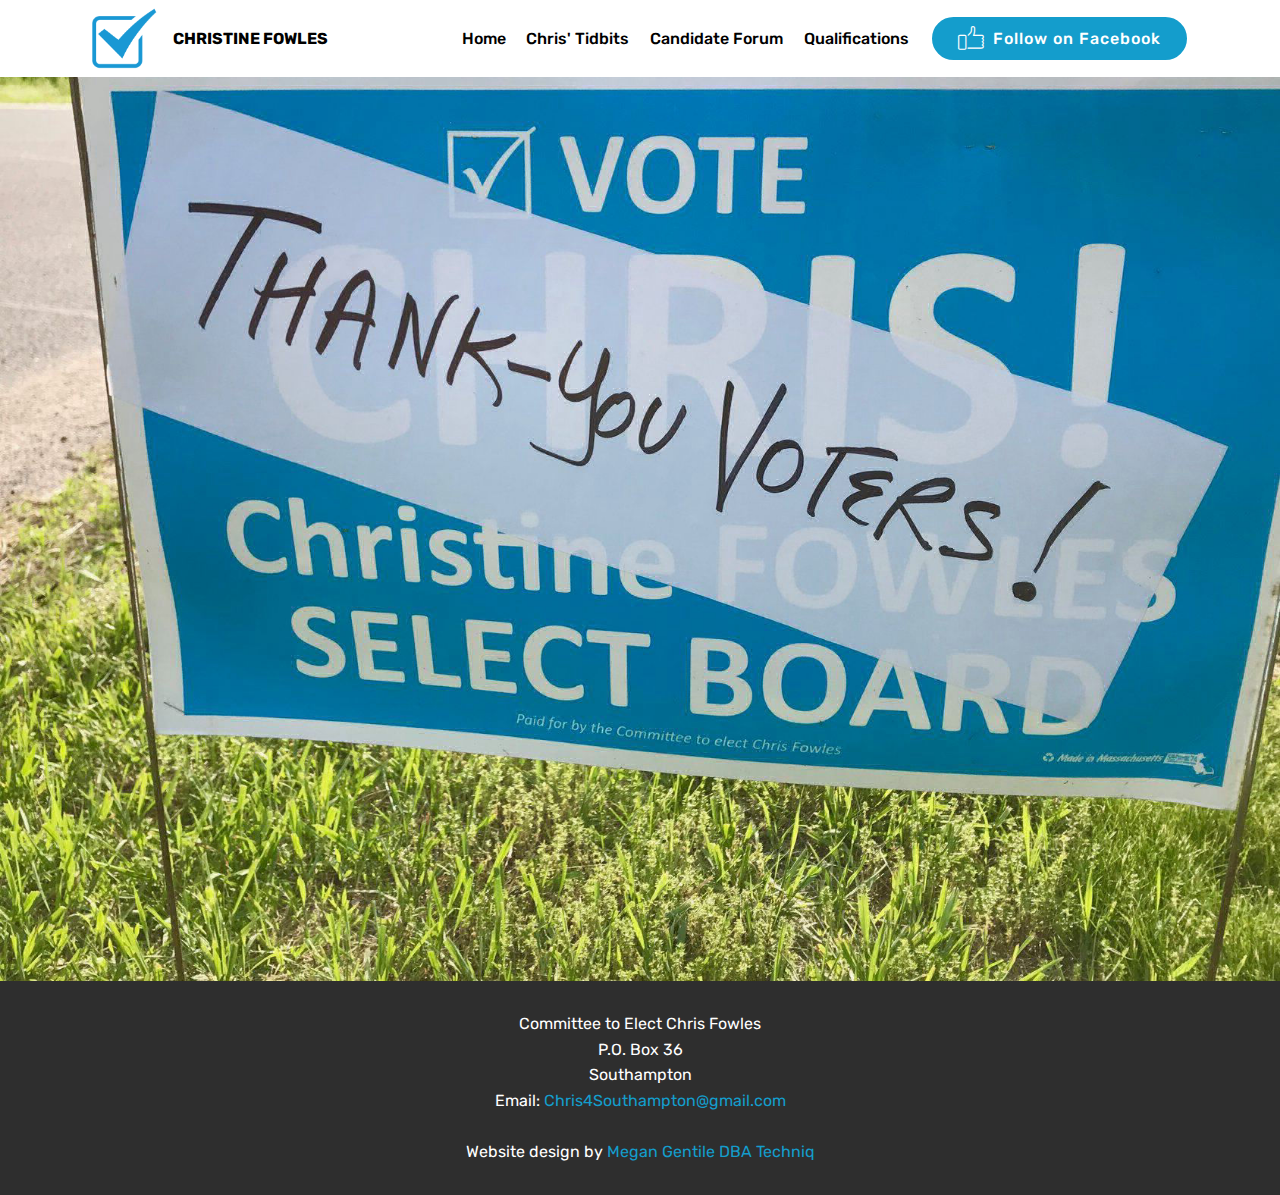
<file: thankyou.html>
<!DOCTYPE html>
<html  >
<head>
  <!-- Site made with Mobirise Website Builder v4.9.6, https://mobirise.com -->
  <meta charset="UTF-8">
  <meta http-equiv="X-UA-Compatible" content="IE=edge">
  <meta name="generator" content="Mobirise v4.9.6, mobirise.com">
  <meta name="viewport" content="width=device-width, initial-scale=1, minimum-scale=1">
  <link rel="shortcut icon" href="assets/images/blue-check-128x97.png" type="image/x-icon">
  <meta name="description" content="">
  
  <title>Thank you, Voters!</title>
  <link rel="stylesheet" href="assets/web/assets/mobirise-icons/mobirise-icons.css">
  <link rel="stylesheet" href="assets/tether/tether.min.css">
  <link rel="stylesheet" href="assets/bootstrap/css/bootstrap.min.css">
  <link rel="stylesheet" href="assets/bootstrap/css/bootstrap-grid.min.css">
  <link rel="stylesheet" href="assets/bootstrap/css/bootstrap-reboot.min.css">
  <link rel="stylesheet" href="assets/dropdown/css/style.css">
  <link rel="stylesheet" href="assets/theme/css/style.css">
  <link rel="stylesheet" href="assets/mobirise/css/mbr-additional.css" type="text/css">
  
  
  
</head>
<body>
  <section class="menu cid-rqzYJ6zOsO" once="menu" id="menu2-13">

    

    <nav class="navbar navbar-expand beta-menu navbar-dropdown align-items-center navbar-fixed-top navbar-toggleable-sm">
        <button class="navbar-toggler navbar-toggler-right" type="button" data-toggle="collapse" data-target="#navbarSupportedContent" aria-controls="navbarSupportedContent" aria-expanded="false" aria-label="Toggle navigation">
            <div class="hamburger">
                <span></span>
                <span></span>
                <span></span>
                <span></span>
            </div>
        </button>
        <div class="menu-logo">
            <div class="navbar-brand">
                <span class="navbar-logo">
                    <a href="index.html">
                        <img src="assets/images/blue-check-122x92.png" alt="Vote" title="Chris Fowles" style="height: 3.8rem;">
                    </a>
                </span>
                <span class="navbar-caption-wrap"><a class="navbar-caption text-black display-4" href="https://mobirise.co">
                        CHRISTINE FOWLES<br></a></span>
            </div>
        </div>
        <div class="collapse navbar-collapse" id="navbarSupportedContent">
            <ul class="navbar-nav nav-dropdown" data-app-modern-menu="true"><li class="nav-item"><a class="nav-link link text-black display-4" href="index.html">Home</a></li><li class="nav-item"><a class="nav-link link text-black display-4" href="tidbits.html">Chris' Tidbits</a></li><li class="nav-item"><a class="nav-link link text-black display-4" href="index.html#accordion1-11">
                        Candidate Forum</a></li><li class="nav-item"><a class="nav-link link text-black display-4" href="index.html#tabs2-c">
                        Qualifications<br></a></li></ul>
            <div class="navbar-buttons mbr-section-btn"><a class="btn btn-sm btn-primary display-4" href="https://www.facebook.com/chris4southampton/" target="_blank"><span class="mbri-like mbr-iconfont mbr-iconfont-btn"></span>
                    
                    Follow on Facebook</a></div>
        </div>
    </nav>
</section>

<section class="engine"><a href="https://mobirise.info/o">free portfolio site templates</a></section><section class="cid-rriIAyozX0" id="image2-15">

    

    <figure class="mbr-figure">
        <div class="image-block" style="width: 100%;">
            <img src="assets/images/60723891-615857998926841-7998347080844181504-o-1-1688x1294.jpg" alt="Thank you, Voters!" title="Thank you, Voters!">
            
        </div>
    </figure>
</section>

<section once="" class="cid-ro5zMDh2W2" id="footer6-e">

    

    

    <div class="container">
        <div class="media-container-row align-center mbr-white">
            <div class="col-12">
                <p class="mbr-text mb-0 mbr-fonts-style display-7">Committee to Elect Chris Fowles<br>P.O. Box 36<br>Southampton<br>Email:&nbsp;<a href="mailto:Chris4Southampton@gmail.com">Chris4Southampton@gmail.com</a><br><br>Website design by <a href="https://www.techniqsupport.com" target="_blank">Megan Gentile DBA Techniq</a><br></p>
            </div>
        </div>
    </div>
</section>


  <script src="assets/web/assets/jquery/jquery.min.js"></script>
  <script src="assets/popper/popper.min.js"></script>
  <script src="assets/tether/tether.min.js"></script>
  <script src="assets/bootstrap/js/bootstrap.min.js"></script>
  <script src="assets/smoothscroll/smooth-scroll.js"></script>
  <script src="assets/dropdown/js/script.min.js"></script>
  <script src="assets/touchswipe/jquery.touch-swipe.min.js"></script>
  <script src="assets/theme/js/script.js"></script>
  
  
</body>
</html>
</file>
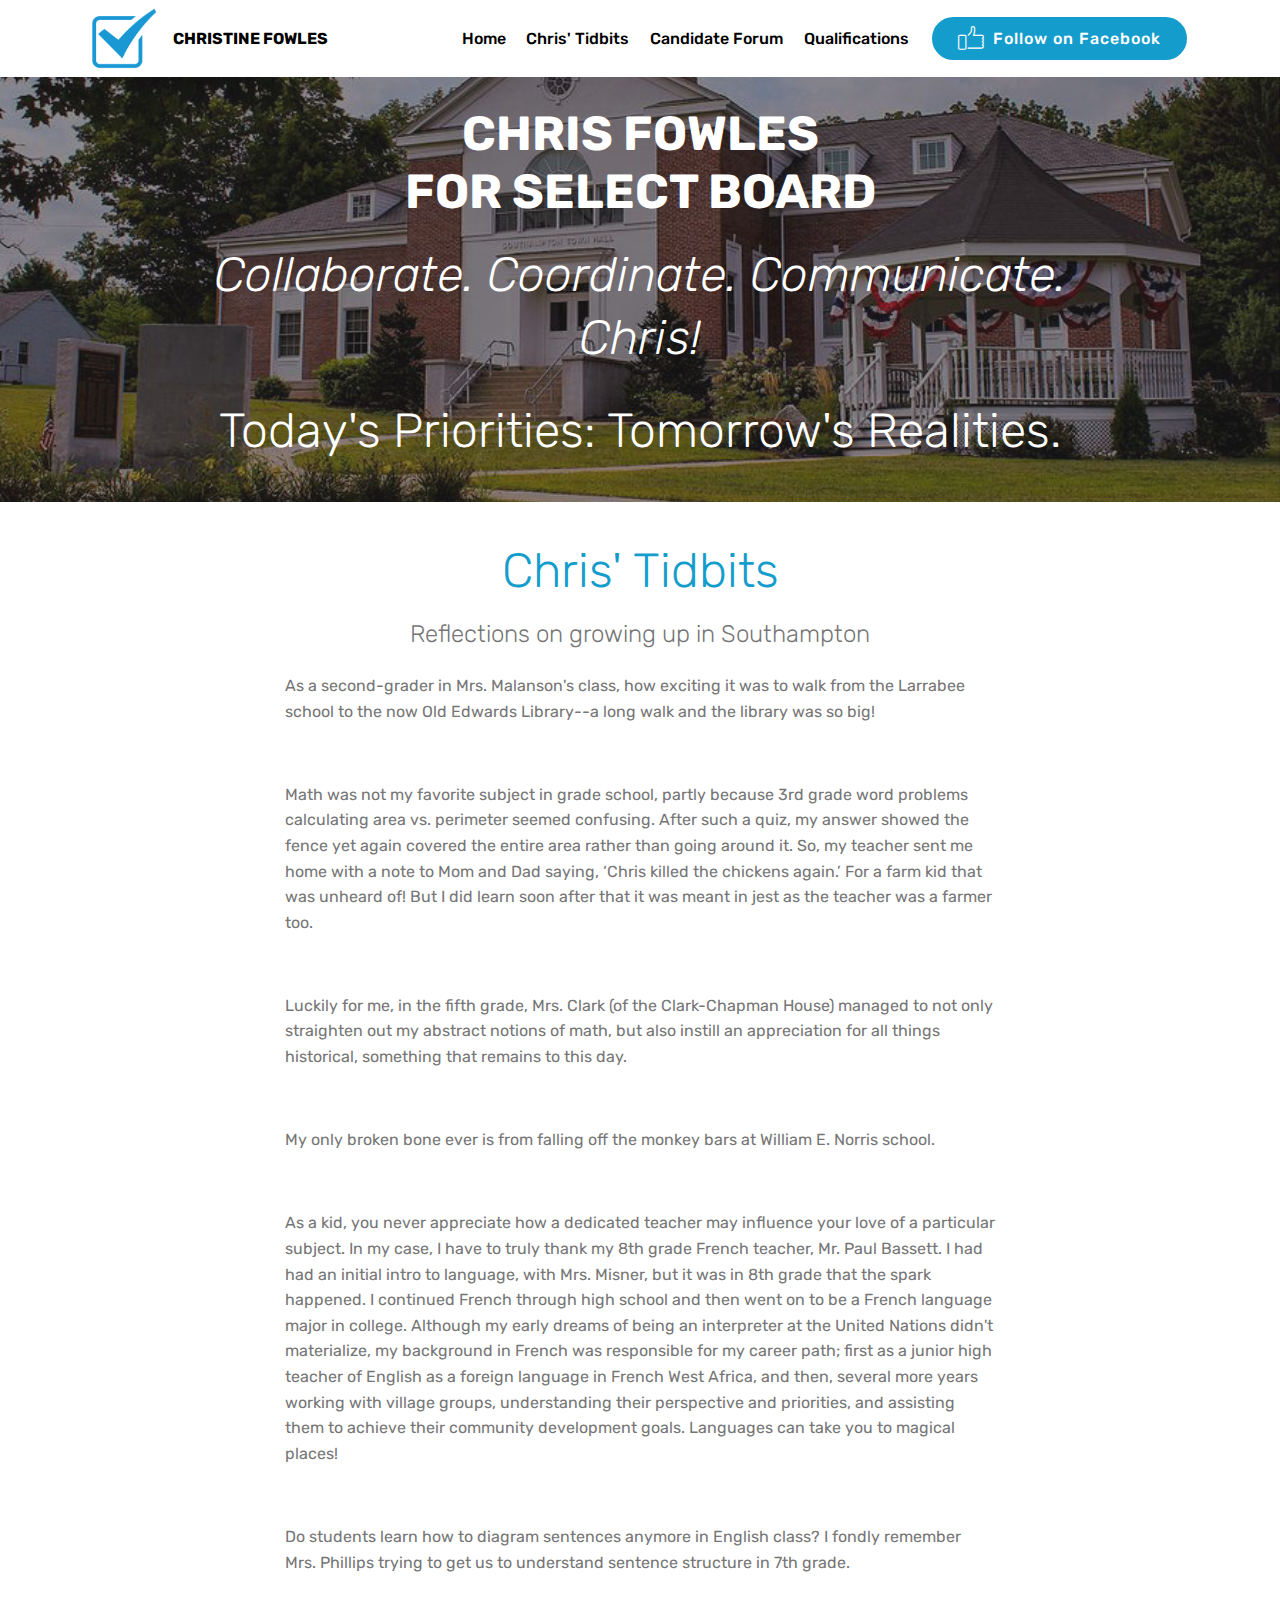
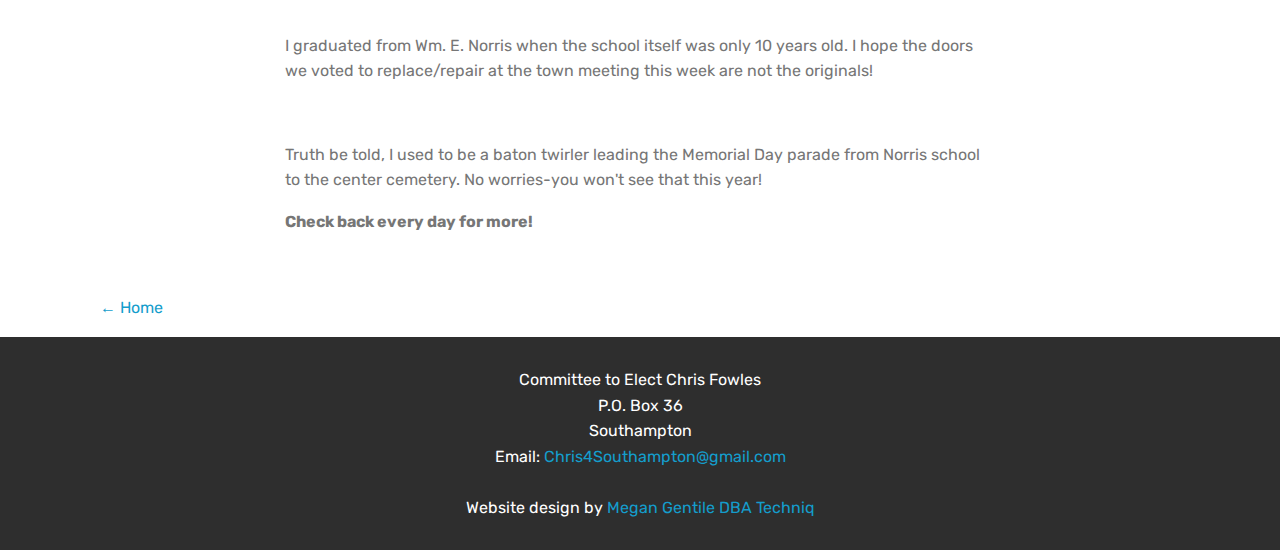
<file: tidbits.html>
<!DOCTYPE html>
<html  >
<head>
  <!-- Site made with Mobirise Website Builder v4.9.6, https://mobirise.com -->
  <meta charset="UTF-8">
  <meta http-equiv="X-UA-Compatible" content="IE=edge">
  <meta name="generator" content="Mobirise v4.9.6, mobirise.com">
  <meta name="viewport" content="width=device-width, initial-scale=1, minimum-scale=1">
  <link rel="shortcut icon" href="assets/images/blue-check-128x97.png" type="image/x-icon">
  <meta name="description" content="Reflections on growing up in Southampton">
  
  <title>Chris' Tidbits</title>
  <link rel="stylesheet" href="assets/web/assets/mobirise-icons/mobirise-icons.css">
  <link rel="stylesheet" href="assets/tether/tether.min.css">
  <link rel="stylesheet" href="assets/bootstrap/css/bootstrap.min.css">
  <link rel="stylesheet" href="assets/bootstrap/css/bootstrap-grid.min.css">
  <link rel="stylesheet" href="assets/bootstrap/css/bootstrap-reboot.min.css">
  <link rel="stylesheet" href="assets/dropdown/css/style.css">
  <link rel="stylesheet" href="assets/theme/css/style.css">
  <link rel="stylesheet" href="assets/mobirise/css/mbr-additional.css" type="text/css">
  
  
  
</head>
<body>
  <section class="menu cid-rqA0YBus8o" once="menu" id="menu2-14">

    

    <nav class="navbar navbar-expand beta-menu navbar-dropdown align-items-center navbar-fixed-top navbar-toggleable-sm">
        <button class="navbar-toggler navbar-toggler-right" type="button" data-toggle="collapse" data-target="#navbarSupportedContent" aria-controls="navbarSupportedContent" aria-expanded="false" aria-label="Toggle navigation">
            <div class="hamburger">
                <span></span>
                <span></span>
                <span></span>
                <span></span>
            </div>
        </button>
        <div class="menu-logo">
            <div class="navbar-brand">
                <span class="navbar-logo">
                    <a href="index.html">
                        <img src="assets/images/blue-check-122x92.png" alt="Vote" title="Chris Fowles" style="height: 3.8rem;">
                    </a>
                </span>
                <span class="navbar-caption-wrap"><a class="navbar-caption text-black display-4" href="https://mobirise.co">
                        CHRISTINE FOWLES<br></a></span>
            </div>
        </div>
        <div class="collapse navbar-collapse" id="navbarSupportedContent">
            <ul class="navbar-nav nav-dropdown" data-app-modern-menu="true"><li class="nav-item"><a class="nav-link link text-black display-4" href="index.html">Home</a></li><li class="nav-item"><a class="nav-link link text-black display-4" href="tidbits.html">Chris' Tidbits</a></li><li class="nav-item"><a class="nav-link link text-black display-4" href="index.html#accordion1-11">
                        Candidate Forum</a></li><li class="nav-item"><a class="nav-link link text-black display-4" href="index.html#tabs2-c">
                        Qualifications<br></a></li></ul>
            <div class="navbar-buttons mbr-section-btn"><a class="btn btn-sm btn-primary display-4" href="https://www.facebook.com/chris4southampton/" target="_blank"><span class="mbri-like mbr-iconfont mbr-iconfont-btn"></span>
                    
                    Follow on Facebook</a></div>
        </div>
    </nav>
</section>

<section class="engine"><a href="https://mobirise.info/n">simple web templates</a></section><section class="cid-rqdRz2isjx" id="header2-w">

    

    <div class="mbr-overlay" style="opacity: 0.5; background-color: rgb(35, 35, 35);"></div>

    <div class="container align-center">
        <div class="row justify-content-md-center">
            <div class="mbr-white col-md-10">
                <h1 class="mbr-section-title mbr-bold pb-3 mbr-fonts-style display-2">
                    CHRIS FOWLES<div>FOR SELECT BOARD</div></h1>
                <h3 class="mbr-section-subtitle align-center mbr-light pb-3 mbr-fonts-style display-2"><em>Collaborate. Coordinate. Communicate. Chris!</em><strong><br></strong></h3>
                <p class="mbr-text pb-3 mbr-fonts-style display-2">Today's Priorities: Tomorrow's Realities.<br>
                </p>
                
            </div>
        </div>
    </div>
    
</section>

<section class="mbr-section content4 cid-rqdRzCg09U" id="content4-x">

    

    <div class="container">
        <div class="media-container-row">
            <div class="title col-12 col-md-8">
                <h2 class="align-center pb-3 mbr-fonts-style display-2">
                    Chris' Tidbits</h2>
                <h3 class="mbr-section-subtitle align-center mbr-light mbr-fonts-style display-5">Reflections on growing up in Southampton</h3>
                
            </div>
        </div>
    </div>
</section>

<section class="mbr-section article content1 cid-rqdRA2U9ZZ" id="content1-y">
    
     

    <div class="container">
        <div class="media-container-row">
            <div class="mbr-text col-12 mbr-fonts-style display-7 col-md-8"><p>As a second-grader in Mrs. Malanson's class, how exciting it was to walk from the Larrabee school to the now Old Edwards Library--a long walk and the library was so big!</p><p><br></p><p>Math was not my favorite subject in grade school, partly because 3rd grade word problems calculating area vs. perimeter seemed confusing. After such a quiz, my answer showed the fence yet again covered the entire area rather than going around it. So, my teacher sent me home with a note to Mom and Dad saying, ‘Chris killed the chickens again.’ For a farm kid that was unheard of! But I did learn soon after that it was meant in jest as the teacher was a farmer too.</p><p><br></p><p>Luckily for me, in the fifth grade, Mrs. Clark (of the Clark-Chapman House) managed to not only straighten out my abstract notions of math, but also instill an appreciation for all things historical, something that remains to this day.</p><p><br></p><p>My only broken bone ever is from falling off the monkey bars at&nbsp;<span style="font-size: 1rem;">William E. Norris school.</span></p><p><span style="font-size: 1rem;"><br></span></p><p><span style="font-size: 1rem;">As a kid, you never appreciate how a dedicated teacher may influence your love of a particular subject. In my case, I have to truly thank my 8th grade French teacher, Mr. Paul Bassett. I had had an initial intro to language, with Mrs. Misner, but it was in 8th grade that the spark happened. I continued French through high school and then went on to be a French language major in college. Although my early dreams of being an interpreter at the United Nations didn't materialize, my background in French was responsible for my career path; first as a junior high teacher of English as a foreign language in French West Africa, and then, several more years working with village groups, understanding their perspective and priorities, and assisting them to achieve their community development goals. Languages can take you to magical places!</span></p><p><span style="font-size: 1rem;"><br></span></p><p><span style="font-size: 1rem;">Do students learn how to diagram sentences anymore in English class? I fondly remember Mrs. Phillips trying to get us to understand sentence structure in 7th grade.</span></p><p><span style="font-size: 1rem;"><br></span></p><p><span style="font-size: 1rem;">I graduated from Wm. E. Norris when the school itself was only 10 years old. I hope the doors we voted to replace/repair at the town meeting this week are not the originals!</span></p><p><span style="font-size: 1rem;"><br></span></p><p><span style="font-size: 1rem;">Truth be told, I used to be a baton twirler leading the Memorial Day parade from Norris school to the center cemetery. No worries-you won't see that this year!</span></p><p><strong>Check back every day for more!</strong></p></div>
        </div>
    </div>
</section>

<section class="mbr-section article content1 cid-rqdUpiDb3J" id="content1-12">
    
     

    <div class="container">
        <div class="media-container-row">
            <div class="mbr-text col-12 mbr-fonts-style display-7 col-md-12"><p><strong><a href="index.html">← Home</a></strong></p></div>
        </div>
    </div>
</section>

<section once="" class="cid-ro5zMDh2W2" id="footer6-v">

    

    

    <div class="container">
        <div class="media-container-row align-center mbr-white">
            <div class="col-12">
                <p class="mbr-text mb-0 mbr-fonts-style display-7">Committee to Elect Chris Fowles<br>P.O. Box 36<br>Southampton<br>Email:&nbsp;<a href="mailto:Chris4Southampton@gmail.com">Chris4Southampton@gmail.com</a><br><br>Website design by <a href="https://www.techniqsupport.com" target="_blank">Megan Gentile DBA Techniq</a><br></p>
            </div>
        </div>
    </div>
</section>


  <script src="assets/web/assets/jquery/jquery.min.js"></script>
  <script src="assets/popper/popper.min.js"></script>
  <script src="assets/tether/tether.min.js"></script>
  <script src="assets/bootstrap/js/bootstrap.min.js"></script>
  <script src="assets/smoothscroll/smooth-scroll.js"></script>
  <script src="assets/dropdown/js/script.min.js"></script>
  <script src="assets/touchswipe/jquery.touch-swipe.min.js"></script>
  <script src="assets/theme/js/script.js"></script>
  
  
</body>
</html>
</file>
<file: assets/web/assets/mobirise-icons/mobirise-icons.css>
@font-face {
  font-family: 'MobiriseIcons';
  src:  url('mobirise-icons.eot?spat4u');
  src:  url('mobirise-icons.eot?spat4u#iefix') format('embedded-opentype'),
    url('mobirise-icons.ttf?spat4u') format('truetype'),
    url('mobirise-icons.woff?spat4u') format('woff'),
    url('mobirise-icons.svg?spat4u#MobiriseIcons') format('svg');
  font-weight: normal;
  font-style: normal;
}

[class^="mbri-"], [class*=" mbri-"] {
  /* use !important to prevent issues with browser extensions that change fonts */
  font-family: MobiriseIcons !important;
  speak: none;
  font-style: normal;
  font-weight: normal;
  font-variant: normal;
  text-transform: none;
  line-height: 1;

  /* Better Font Rendering =========== */
  -webkit-font-smoothing: antialiased;
  -moz-osx-font-smoothing: grayscale;
}

.mbri-add-submenu:before {
  content: "\e900";
}
.mbri-alert:before {
  content: "\e901";
}
.mbri-align-center:before {
  content: "\e902";
}
.mbri-align-justify:before {
  content: "\e903";
}
.mbri-align-left:before {
  content: "\e904";
}
.mbri-align-right:before {
  content: "\e905";
}
.mbri-android:before {
  content: "\e906";
}
.mbri-apple:before {
  content: "\e907";
}
.mbri-arrow-down:before {
  content: "\e908";
}
.mbri-arrow-next:before {
  content: "\e909";
}
.mbri-arrow-prev:before {
  content: "\e90a";
}
.mbri-arrow-up:before {
  content: "\e90b";
}
.mbri-bold:before {
  content: "\e90c";
}
.mbri-bookmark:before {
  content: "\e90d";
}
.mbri-bootstrap:before {
  content: "\e90e";
}
.mbri-briefcase:before {
  content: "\e90f";
}
.mbri-browse:before {
  content: "\e910";
}
.mbri-bulleted-list:before {
  content: "\e911";
}
.mbri-calendar:before {
  content: "\e912";
}
.mbri-camera:before {
  content: "\e913";
}
.mbri-cart-add:before {
  content: "\e914";
}
.mbri-cart-full:before {
  content: "\e915";
}
.mbri-cash:before {
  content: "\e916";
}
.mbri-change-style:before {
  content: "\e917";
}
.mbri-chat:before {
  content: "\e918";
}
.mbri-clock:before {
  content: "\e919";
}
.mbri-close:before {
  content: "\e91a";
}
.mbri-cloud:before {
  content: "\e91b";
}
.mbri-code:before {
  content: "\e91c";
}
.mbri-contact-form:before {
  content: "\e91d";
}
.mbri-credit-card:before {
  content: "\e91e";
}
.mbri-cursor-click:before {
  content: "\e91f";
}
.mbri-cust-feedback:before {
  content: "\e920";
}
.mbri-database:before {
  content: "\e921";
}
.mbri-delivery:before {
  content: "\e922";
}
.mbri-desktop:before {
  content: "\e923";
}
.mbri-devices:before {
  content: "\e924";
}
.mbri-down:before {
  content: "\e925";
}
.mbri-download:before {
  content: "\e989";
}
.mbri-drag-n-drop:before {
  content: "\e927";
}
.mbri-drag-n-drop2:before {
  content: "\e928";
}
.mbri-edit:before {
  content: "\e929";
}
.mbri-edit2:before {
  content: "\e92a";
}
.mbri-error:before {
  content: "\e92b";
}
.mbri-extension:before {
  content: "\e92c";
}
.mbri-features:before {
  content: "\e92d";
}
.mbri-file:before {
  content: "\e92e";
}
.mbri-flag:before {
  content: "\e92f";
}
.mbri-folder:before {
  content: "\e930";
}
.mbri-gift:before {
  content: "\e931";
}
.mbri-github:before {
  content: "\e932";
}
.mbri-globe:before {
  content: "\e933";
}
.mbri-globe-2:before {
  content: "\e934";
}
.mbri-growing-chart:before {
  content: "\e935";
}
.mbri-hearth:before {
  content: "\e936";
}
.mbri-help:before {
  content: "\e937";
}
.mbri-home:before {
  content: "\e938";
}
.mbri-hot-cup:before {
  content: "\e939";
}
.mbri-idea:before {
  content: "\e93a";
}
.mbri-image-gallery:before {
  content: "\e93b";
}
.mbri-image-slider:before {
  content: "\e93c";
}
.mbri-info:before {
  content: "\e93d";
}
.mbri-italic:before {
  content: "\e93e";
}
.mbri-key:before {
  content: "\e93f";
}
.mbri-laptop:before {
  content: "\e940";
}
.mbri-layers:before {
  content: "\e941";
}
.mbri-left-right:before {
  content: "\e942";
}
.mbri-left:before {
  content: "\e943";
}
.mbri-letter:before {
  content: "\e944";
}
.mbri-like:before {
  content: "\e945";
}
.mbri-link:before {
  content: "\e946";
}
.mbri-lock:before {
  content: "\e947";
}
.mbri-login:before {
  content: "\e948";
}
.mbri-logout:before {
  content: "\e949";
}
.mbri-magic-stick:before {
  content: "\e94a";
}
.mbri-map-pin:before {
  content: "\e94b";
}
.mbri-menu:before {
  content: "\e94c";
}
.mbri-mobile:before {
  content: "\e94d";
}
.mbri-mobile2:before {
  content: "\e94e";
}
.mbri-mobirise:before {
  content: "\e94f";
}
.mbri-more-horizontal:before {
  content: "\e950";
}
.mbri-more-vertical:before {
  content: "\e951";
}
.mbri-music:before {
  content: "\e952";
}
.mbri-new-file:before {
  content: "\e953";
}
.mbri-numbered-list:before {
  content: "\e954";
}
.mbri-opened-folder:before {
  content: "\e955";
}
.mbri-pages:before {
  content: "\e956";
}
.mbri-paper-plane:before {
  content: "\e957";
}
.mbri-paperclip:before {
  content: "\e958";
}
.mbri-photo:before {
  content: "\e959";
}
.mbri-photos:before {
  content: "\e95a";
}
.mbri-pin:before {
  content: "\e95b";
}
.mbri-play:before {
  content: "\e95c";
}
.mbri-plus:before {
  content: "\e95d";
}
.mbri-preview:before {
  content: "\e95e";
}
.mbri-print:before {
  content: "\e95f";
}
.mbri-protect:before {
  content: "\e960";
}
.mbri-question:before {
  content: "\e961";
}
.mbri-quote-left:before {
  content: "\e962";
}
.mbri-quote-right:before {
  content: "\e963";
}
.mbri-refresh:before {
  content: "\e964";
}
.mbri-responsive:before {
  content: "\e965";
}
.mbri-right:before {
  content: "\e966";
}
.mbri-rocket:before {
  content: "\e967";
}
.mbri-sad-face:before {
  content: "\e968";
}
.mbri-sale:before {
  content: "\e969";
}
.mbri-save:before {
  content: "\e96a";
}
.mbri-search:before {
  content: "\e96b";
}
.mbri-setting:before {
  content: "\e96c";
}
.mbri-setting2:before {
  content: "\e96d";
}
.mbri-setting3:before {
  content: "\e96e";
}
.mbri-share:before {
  content: "\e96f";
}
.mbri-shopping-bag:before {
  content: "\e970";
}
.mbri-shopping-basket:before {
  content: "\e971";
}
.mbri-shopping-cart:before {
  content: "\e972";
}
.mbri-sites:before {
  content: "\e973";
}
.mbri-smile-face:before {
  content: "\e974";
}
.mbri-speed:before {
  content: "\e975";
}
.mbri-star:before {
  content: "\e976";
}
.mbri-success:before {
  content: "\e977";
}
.mbri-sun:before {
  content: "\e978";
}
.mbri-sun2:before {
  content: "\e979";
}
.mbri-tablet:before {
  content: "\e97a";
}
.mbri-tablet-vertical:before {
  content: "\e97b";
}
.mbri-target:before {
  content: "\e97c";
}
.mbri-timer:before {
  content: "\e97d";
}
.mbri-to-ftp:before {
  content: "\e97e";
}
.mbri-to-local-drive:before {
  content: "\e97f";
}
.mbri-touch-swipe:before {
  content: "\e980";
}
.mbri-touch:before {
  content: "\e981";
}
.mbri-trash:before {
  content: "\e982";
}
.mbri-underline:before {
  content: "\e983";
}
.mbri-unlink:before {
  content: "\e984";
}
.mbri-unlock:before {
  content: "\e985";
}
.mbri-up-down:before {
  content: "\e986";
}
.mbri-up:before {
  content: "\e987";
}
.mbri-update:before {
  content: "\e988";
}
.mbri-upload:before {
 content: "\e926"; 
}
.mbri-user:before {
  content: "\e98a";
}
.mbri-user2:before {
  content: "\e98b";
}
.mbri-users:before {
  content: "\e98c";
}
.mbri-video:before {
  content: "\e98d";
}
.mbri-video-play:before {
  content: "\e98e";
}
.mbri-watch:before {
  content: "\e98f";
}
.mbri-website-theme:before {
  content: "\e990";
}
.mbri-wifi:before {
  content: "\e991";
}
.mbri-windows:before {
  content: "\e992";
}
.mbri-zoom-out:before {
  content: "\e993";
}
.mbri-redo:before {
  content: "\e994";
}
.mbri-undo:before {
  content: "\e995";
}
</file>
<file: assets/dropdown/css/style.css>
.navbar-dropdown {
  left: 0;
  padding: 0;
  position: absolute;
  right: 0;
  top: 0;
  transition: all 0.45s ease;
  z-index: 1030;
  background: #282828; }
  .navbar-dropdown .navbar-logo {
    margin-right: 0.8rem;
    transition: margin 0.3s ease-in-out;
    vertical-align: middle; }
    .navbar-dropdown .navbar-logo img {
      height: 3.125rem;
      transition: all 0.3s ease-in-out; }
    .navbar-dropdown .navbar-logo.mbr-iconfont {
      font-size: 3.125rem;
      line-height: 3.125rem; }
  .navbar-dropdown .navbar-caption {
    font-weight: 700;
    white-space: normal;
    vertical-align: -4px;
    line-height: 3.125rem !important; }
    .navbar-dropdown .navbar-caption, .navbar-dropdown .navbar-caption:hover {
      color: inherit;
      text-decoration: none; }
  .navbar-dropdown .mbr-iconfont + .navbar-caption {
    vertical-align: -1px; }
  .navbar-dropdown.navbar-fixed-top {
    position: fixed; }
  .navbar-dropdown .navbar-brand span {
    vertical-align: -4px; }
  .navbar-dropdown.bg-color.transparent {
    background: none; }
  .navbar-dropdown.navbar-short .navbar-brand {
    padding: 0.625rem 0; }
    .navbar-dropdown.navbar-short .navbar-brand span {
      vertical-align: -1px; }
  .navbar-dropdown.navbar-short .navbar-caption {
    line-height: 2.375rem !important;
    vertical-align: -2px; }
  .navbar-dropdown.navbar-short .navbar-logo {
    margin-right: 0.5rem; }
    .navbar-dropdown.navbar-short .navbar-logo img {
      height: 2.375rem; }
    .navbar-dropdown.navbar-short .navbar-logo.mbr-iconfont {
      font-size: 2.375rem;
      line-height: 2.375rem; }
  .navbar-dropdown.navbar-short .mbr-table-cell {
    height: 3.625rem; }
  .navbar-dropdown .navbar-close {
    left: 0.6875rem;
    position: fixed;
    top: 0.75rem;
    z-index: 1000; }
  .navbar-dropdown .hamburger-icon {
    content: "";
    display: inline-block;
    vertical-align: middle;
    width: 16px;
    -webkit-box-shadow: 0 -6px 0 1px #282828,0 0 0 1px #282828,0 6px 0 1px #282828;
    -moz-box-shadow: 0 -6px 0 1px #282828,0 0 0 1px #282828,0 6px 0 1px #282828;
    box-shadow: 0 -6px 0 1px #282828,0 0 0 1px #282828,0 6px 0 1px #282828; }

.dropdown-menu .dropdown-toggle[data-toggle="dropdown-submenu"]::after {
  border-bottom: 0.35em solid transparent;
  border-left: 0.35em solid;
  border-right: 0;
  border-top: 0.35em solid transparent;
  margin-left: 0.3rem; }

.dropdown-menu .dropdown-item:focus {
  outline: 0; }

.nav-dropdown {
  font-size: 0.75rem;
  font-weight: 500;
  height: auto !important; }
  .nav-dropdown .nav-btn {
    padding-left: 1rem; }
  .nav-dropdown .link {
    margin: .667em 1.667em;
    font-weight: 500;
    padding: 0;
    transition: color .2s ease-in-out; }
    .nav-dropdown .link.dropdown-toggle {
      margin-right: 2.583em; }
      .nav-dropdown .link.dropdown-toggle::after {
        margin-left: .25rem;
        border-top: 0.35em solid;
        border-right: 0.35em solid transparent;
        border-left: 0.35em solid transparent;
        border-bottom: 0; }
      .nav-dropdown .link.dropdown-toggle[aria-expanded="true"] {
        margin: 0;
        padding: 0.667em 3.263em  0.667em 1.667em; }
  .nav-dropdown .link::after,
  .nav-dropdown .dropdown-item::after {
    color: inherit; }
  .nav-dropdown .btn {
    font-size: 0.75rem;
    font-weight: 700;
    letter-spacing: 0;
    margin-bottom: 0;
    padding-left: 1.25rem;
    padding-right: 1.25rem; }
  .nav-dropdown .dropdown-menu {
    border-radius: 0;
    border: 0;
    left: 0;
    margin: 0;
    padding-bottom: 1.25rem;
    padding-top: 1.25rem;
    position: relative; }
  .nav-dropdown .dropdown-submenu {
    margin-left: 0.125rem;
    top: 0; }
  .nav-dropdown .dropdown-item {
    font-weight: 500;
    line-height: 2;
    padding: 0.3846em 4.615em 0.3846em 1.5385em;
    position: relative;
    transition: color .2s ease-in-out, background-color .2s ease-in-out; }
    .nav-dropdown .dropdown-item::after {
      margin-top: -0.3077em;
      position: absolute;
      right: 1.1538em;
      top: 50%; }
    .nav-dropdown .dropdown-item:focus, .nav-dropdown .dropdown-item:hover {
      background: none; }

@media (max-width: 767px) {
  .nav-dropdown.navbar-toggleable-sm {
    bottom: 0;
    display: none;
    left: 0;
    overflow-x: hidden;
    position: fixed;
    top: 0;
    transform: translateX(-100%);
    -ms-transform: translateX(-100%);
    -webkit-transform: translateX(-100%);
    width: 18.75rem;
    z-index: 999; } }
.nav-dropdown.navbar-toggleable-xl {
  bottom: 0;
  display: none;
  left: 0;
  overflow-x: hidden;
  position: fixed;
  top: 0;
  transform: translateX(-100%);
  -ms-transform: translateX(-100%);
  -webkit-transform: translateX(-100%);
  width: 18.75rem;
  z-index: 999; }

.nav-dropdown-sm {
  display: block !important;
  overflow-x: hidden;
  overflow: auto;
  padding-top: 3.875rem; }
  .nav-dropdown-sm::after {
    content: "";
    display: block;
    height: 3rem;
    width: 100%; }
  .nav-dropdown-sm.collapse.in ~ .navbar-close {
    display: block !important; }
  .nav-dropdown-sm.collapsing, .nav-dropdown-sm.collapse.in {
    transform: translateX(0);
    -ms-transform: translateX(0);
    -webkit-transform: translateX(0);
    transition: all 0.25s ease-out;
    -webkit-transition: all 0.25s ease-out;
    background: #282828; }
  .nav-dropdown-sm.collapsing[aria-expanded="false"] {
    transform: translateX(-100%);
    -ms-transform: translateX(-100%);
    -webkit-transform: translateX(-100%); }
  .nav-dropdown-sm .nav-item {
    display: block;
    margin-left: 0 !important;
    padding-left: 0; }
  .nav-dropdown-sm .link,
  .nav-dropdown-sm .dropdown-item {
    border-top: 1px dotted rgba(255, 255, 255, 0.1);
    font-size: 0.8125rem;
    line-height: 1.6;
    margin: 0 !important;
    padding: 0.875rem 2.4rem 0.875rem 1.5625rem !important;
    position: relative;
    white-space: normal; }
    .nav-dropdown-sm .link:focus, .nav-dropdown-sm .link:hover,
    .nav-dropdown-sm .dropdown-item:focus,
    .nav-dropdown-sm .dropdown-item:hover {
      background: rgba(0, 0, 0, 0.2) !important;
      color: #c0a375; }
  .nav-dropdown-sm .nav-btn {
    position: relative;
    padding: 1.5625rem 1.5625rem 0 1.5625rem; }
    .nav-dropdown-sm .nav-btn::before {
      border-top: 1px dotted rgba(255, 255, 255, 0.1);
      content: "";
      left: 0;
      position: absolute;
      top: 0;
      width: 100%; }
    .nav-dropdown-sm .nav-btn + .nav-btn {
      padding-top: 0.625rem; }
      .nav-dropdown-sm .nav-btn + .nav-btn::before {
        display: none; }
  .nav-dropdown-sm .btn {
    padding: 0.625rem 0; }
  .nav-dropdown-sm .dropdown-toggle[data-toggle="dropdown-submenu"]::after {
    margin-left: .25rem;
    border-top: 0.35em solid;
    border-right: 0.35em solid transparent;
    border-left: 0.35em solid transparent;
    border-bottom: 0; }
  .nav-dropdown-sm .dropdown-toggle[data-toggle="dropdown-submenu"][aria-expanded="true"]::after {
    border-top: 0;
    border-right: 0.35em solid transparent;
    border-left: 0.35em solid transparent;
    border-bottom: 0.35em solid; }
  .nav-dropdown-sm .dropdown-menu {
    margin: 0;
    padding: 0;
    position: relative;
    top: 0;
    left: 0;
    width: 100%;
    border: 0;
    float: none;
    border-radius: 0;
    background: none; }
  .nav-dropdown-sm .dropdown-submenu {
    left: 100%;
    margin-left: 0.125rem;
    margin-top: -1.25rem;
    top: 0; }

.navbar-toggleable-sm .nav-dropdown .dropdown-menu {
  position: absolute; }

.navbar-toggleable-sm .nav-dropdown .dropdown-submenu {
  left: 100%;
  margin-left: 0.125rem;
  margin-top: -1.25rem;
  top: 0; }

.navbar-toggleable-sm.opened .nav-dropdown .dropdown-menu {
  position: relative; }

.navbar-toggleable-sm.opened .nav-dropdown .dropdown-submenu {
  left: 0;
  margin-left: 00rem;
  margin-top: 0rem;
  top: 0; }

.is-builder .nav-dropdown.collapsing {
  transition: none !important; }

/*# sourceMappingURL=style.css.map */
</file>
<file: assets/socicon/css/styles.css>
@charset "UTF-8";

@font-face {
  font-family: "socicon";
  src:url("../fonts/socicon.eot");
  src:url("../fonts/socicon.eot?#iefix") format("embedded-opentype"),
    url("../fonts/socicon.woff") format("woff"),
    url("../fonts/socicon.ttf") format("truetype"),
    url("../fonts/socicon.svg#socicon") format("svg");
  font-weight: normal;
  font-style: normal;

}

[data-icon]:before {
  font-family: "socicon" !important;
  content: attr(data-icon);
  font-style: normal !important;
  font-weight: normal !important;
  font-variant: normal !important;
  text-transform: none !important;
  speak: none;
  line-height: 1;
  -webkit-font-smoothing: antialiased;
  -moz-osx-font-smoothing: grayscale;
}

[class^="socicon-"]:before,
[class*=" socicon-"]:before {
  font-family: "socicon" !important;
  font-style: normal !important;
  font-weight: normal !important;
  font-variant: normal !important;
  text-transform: none !important;
  speak: none;
  line-height: 1;
  -webkit-font-smoothing: antialiased;
  -moz-osx-font-smoothing: grayscale;
}

.socicon-modelmayhem:before {
  content: "\e000";
}
.socicon-mixcloud:before {
  content: "\e001";
}
.socicon-drupal:before {
  content: "\e002";
}
.socicon-swarm:before {
  content: "\e003";
}
.socicon-istock:before {
  content: "\e004";
}
.socicon-yammer:before {
  content: "\e005";
}
.socicon-ello:before {
  content: "\e006";
}
.socicon-stackoverflow:before {
  content: "\e007";
}
.socicon-persona:before {
  content: "\e008";
}
.socicon-triplej:before {
  content: "\e009";
}
.socicon-houzz:before {
  content: "\e00a";
}
.socicon-rss:before {
  content: "\e00b";
}
.socicon-paypal:before {
  content: "\e00c";
}
.socicon-odnoklassniki:before {
  content: "\e00d";
}
.socicon-airbnb:before {
  content: "\e00e";
}
.socicon-periscope:before {
  content: "\e00f";
}
.socicon-outlook:before {
  content: "\e010";
}
.socicon-coderwall:before {
  content: "\e011";
}
.socicon-tripadvisor:before {
  content: "\e012";
}
.socicon-appnet:before {
  content: "\e013";
}
.socicon-goodreads:before {
  content: "\e014";
}
.socicon-tripit:before {
  content: "\e015";
}
.socicon-lanyrd:before {
  content: "\e016";
}
.socicon-slideshare:before {
  content: "\e017";
}
.socicon-buffer:before {
  content: "\e018";
}
.socicon-disqus:before {
  content: "\e019";
}
.socicon-vkontakte:before {
  content: "\e01a";
}
.socicon-whatsapp:before {
  content: "\e01b";
}
.socicon-patreon:before {
  content: "\e01c";
}
.socicon-storehouse:before {
  content: "\e01d";
}
.socicon-pocket:before {
  content: "\e01e";
}
.socicon-mail:before {
  content: "\e01f";
}
.socicon-blogger:before {
  content: "\e020";
}
.socicon-technorati:before {
  content: "\e021";
}
.socicon-reddit:before {
  content: "\e022";
}
.socicon-dribbble:before {
  content: "\e023";
}
.socicon-stumbleupon:before {
  content: "\e024";
}
.socicon-digg:before {
  content: "\e025";
}
.socicon-envato:before {
  content: "\e026";
}
.socicon-behance:before {
  content: "\e027";
}
.socicon-delicious:before {
  content: "\e028";
}
.socicon-deviantart:before {
  content: "\e029";
}
.socicon-forrst:before {
  content: "\e02a";
}
.socicon-play:before {
  content: "\e02b";
}
.socicon-zerply:before {
  content: "\e02c";
}
.socicon-wikipedia:before {
  content: "\e02d";
}
.socicon-apple:before {
  content: "\e02e";
}
.socicon-flattr:before {
  content: "\e02f";
}
.socicon-github:before {
  content: "\e030";
}
.socicon-renren:before {
  content: "\e031";
}
.socicon-friendfeed:before {
  content: "\e032";
}
.socicon-newsvine:before {
  content: "\e033";
}
.socicon-identica:before {
  content: "\e034";
}
.socicon-bebo:before {
  content: "\e035";
}
.socicon-zynga:before {
  content: "\e036";
}
.socicon-steam:before {
  content: "\e037";
}
.socicon-xbox:before {
  content: "\e038";
}
.socicon-windows:before {
  content: "\e039";
}
.socicon-qq:before {
  content: "\e03a";
}
.socicon-douban:before {
  content: "\e03b";
}
.socicon-meetup:before {
  content: "\e03c";
}
.socicon-playstation:before {
  content: "\e03d";
}
.socicon-android:before {
  content: "\e03e";
}
.socicon-snapchat:before {
  content: "\e03f";
}
.socicon-twitter:before {
  content: "\e040";
}
.socicon-facebook:before {
  content: "\e041";
}
.socicon-googleplus:before {
  content: "\e042";
}
.socicon-pinterest:before {
  content: "\e043";
}
.socicon-foursquare:before {
  content: "\e044";
}
.socicon-yahoo:before {
  content: "\e045";
}
.socicon-skype:before {
  content: "\e046";
}
.socicon-yelp:before {
  content: "\e047";
}
.socicon-feedburner:before {
  content: "\e048";
}
.socicon-linkedin:before {
  content: "\e049";
}
.socicon-viadeo:before {
  content: "\e04a";
}
.socicon-xing:before {
  content: "\e04b";
}
.socicon-myspace:before {
  content: "\e04c";
}
.socicon-soundcloud:before {
  content: "\e04d";
}
.socicon-spotify:before {
  content: "\e04e";
}
.socicon-grooveshark:before {
  content: "\e04f";
}
.socicon-lastfm:before {
  content: "\e050";
}
.socicon-youtube:before {
  content: "\e051";
}
.socicon-vimeo:before {
  content: "\e052";
}
.socicon-dailymotion:before {
  content: "\e053";
}
.socicon-vine:before {
  content: "\e054";
}
.socicon-flickr:before {
  content: "\e055";
}
.socicon-500px:before {
  content: "\e056";
}
.socicon-wordpress:before {
  content: "\e058";
}
.socicon-tumblr:before {
  content: "\e059";
}
.socicon-twitch:before {
  content: "\e05a";
}
.socicon-8tracks:before {
  content: "\e05b";
}
.socicon-amazon:before {
  content: "\e05c";
}
.socicon-icq:before {
  content: "\e05d";
}
.socicon-smugmug:before {
  content: "\e05e";
}
.socicon-ravelry:before {
  content: "\e05f";
}
.socicon-weibo:before {
  content: "\e060";
}
.socicon-baidu:before {
  content: "\e061";
}
.socicon-angellist:before {
  content: "\e062";
}
.socicon-ebay:before {
  content: "\e063";
}
.socicon-imdb:before {
  content: "\e064";
}
.socicon-stayfriends:before {
  content: "\e065";
}
.socicon-residentadvisor:before {
  content: "\e066";
}
.socicon-google:before {
  content: "\e067";
}
.socicon-yandex:before {
  content: "\e068";
}
.socicon-sharethis:before {
  content: "\e069";
}
.socicon-bandcamp:before {
  content: "\e06a";
}
.socicon-itunes:before {
  content: "\e06b";
}
.socicon-deezer:before {
  content: "\e06c";
}
.socicon-telegram:before {
  content: "\e06e";
}
.socicon-openid:before {
  content: "\e06f";
}
.socicon-amplement:before {
  content: "\e070";
}
.socicon-viber:before {
  content: "\e071";
}
.socicon-zomato:before {
  content: "\e072";
}
.socicon-draugiem:before {
  content: "\e074";
}
.socicon-endomodo:before {
  content: "\e075";
}
.socicon-filmweb:before {
  content: "\e076";
}
.socicon-stackexchange:before {
  content: "\e077";
}
.socicon-wykop:before {
  content: "\e078";
}
.socicon-teamspeak:before {
  content: "\e079";
}
.socicon-teamviewer:before {
  content: "\e07a";
}
.socicon-ventrilo:before {
  content: "\e07b";
}
.socicon-younow:before {
  content: "\e07c";
}
.socicon-raidcall:before {
  content: "\e07d";
}
.socicon-mumble:before {
  content: "\e07e";
}
.socicon-medium:before {
  content: "\e06d";
}
.socicon-bebee:before {
  content: "\e07f";
}
.socicon-hitbox:before {
  content: "\e080";
}
.socicon-reverbnation:before {
  content: "\e081";
}
.socicon-formulr:before {
  content: "\e082";
}
.socicon-instagram:before {
  content: "\e057";
}
.socicon-battlenet:before {
  content: "\e083";
}
.socicon-chrome:before {
  content: "\e084";
}
.socicon-discord:before {
  content: "\e086";
}
.socicon-issuu:before {
  content: "\e087";
}
.socicon-macos:before {
  content: "\e088";
}
.socicon-firefox:before {
  content: "\e089";
}
.socicon-opera:before {
  content: "\e08d";
}
.socicon-keybase:before {
  content: "\e090";
}
.socicon-alliance:before {
  content: "\e091";
}
.socicon-livejournal:before {
  content: "\e092";
}
.socicon-googlephotos:before {
  content: "\e093";
}
.socicon-horde:before {
  content: "\e094";
}
.socicon-etsy:before {
  content: "\e095";
}
.socicon-zapier:before {
  content: "\e096";
}
.socicon-google-scholar:before {
  content: "\e097";
}
.socicon-researchgate:before {
  content: "\e098";
}
.socicon-wechat:before {
  content: "\e099";
}
.socicon-strava:before {
  content: "\e09a";
}
.socicon-line:before {
  content: "\e09b";
}
.socicon-lyft:before {
  content: "\e09c";
}
.socicon-uber:before {
  content: "\e09d";
}
.socicon-songkick:before {
  content: "\e09e";
}
.socicon-viewbug:before {
  content: "\e09f";
}
.socicon-googlegroups:before {
  content: "\e0a0";
}
.socicon-quora:before {
  content: "\e073";
}
.socicon-diablo:before {
  content: "\e085";
}
.socicon-blizzard:before {
  content: "\e0a1";
}
.socicon-hearthstone:before {
  content: "\e08b";
}
.socicon-heroes:before {
  content: "\e08a";
}
.socicon-overwatch:before {
  content: "\e08c";
}
.socicon-warcraft:before {
  content: "\e08e";
}
.socicon-starcraft:before {
  content: "\e08f";
}
.socicon-beam:before {
  content: "\e0a2";
}
.socicon-curse:before {
  content: "\e0a3";
}
.socicon-player:before {
  content: "\e0a4";
}
.socicon-streamjar:before {
  content: "\e0a5";
}
.socicon-nintendo:before {
  content: "\e0a6";
}
.socicon-hellocoton:before {
  content: "\e0a7";
}
</file>
<file: assets/theme/css/style.css>
/*!
 * Mobirise v4 theme (https://mobirise.com/)
 * Copyright 2017 Mobirise
 */
section {
  background-color: #eeeeee; }

section,
.container,
.container-fluid {
  position: relative;
  word-wrap: break-word; }

a.mbr-iconfont:hover {
  text-decoration: none; }

.article .lead p, .article .lead ul, .article .lead ol, .article .lead pre, .article .lead blockquote {
  margin-bottom: 0; }

a {
  font-style: normal;
  font-weight: 400;
  cursor: pointer; }
  a, a:hover {
    text-decoration: none; }

figure {
  margin-bottom: 0; }

body {
  color: #232323; }

h1, h2, h3, h4, h5, h6,
.h1, .h2, .h3, .h4, .h5, .h6,
.display-1, .display-2, .display-3, .display-4 {
  line-height: 1;
  word-break: break-word;
  word-wrap: break-word; }

b, strong {
  font-weight: bold; }

blockquote {
  padding: 10px 0 10px 20px;
  position: relative;
  border-left: 2px solid;
  border-color: #ff3366; }

input:-webkit-autofill, input:-webkit-autofill:hover, input:-webkit-autofill:focus, input:-webkit-autofill:active {
  transition-delay: 9999s;
  transition-property: background-color, color; }

textarea[type="hidden"] {
  display: none; }

body {
  position: relative; }

section {
  background-position: 50% 50%;
  background-repeat: no-repeat;
  background-size: cover; }
  section .mbr-background-video,
  section .mbr-background-video-preview {
    position: absolute;
    bottom: 0;
    left: 0;
    right: 0;
    top: 0; }

.hidden {
  visibility: hidden; }

.mbr-z-index20 {
  z-index: 20; }

/*! Base colors */
.mbr-white {
  color: #ffffff; }

.mbr-black {
  color: #000000; }

.mbr-bg-white {
  background-color: #ffffff; }

.mbr-bg-black {
  background-color: #000000; }

/*! Text-aligns */
.align-left {
  text-align: left; }

.align-center {
  text-align: center; }

.align-right {
  text-align: right; }

@media (max-width: 767px) {
  .align-left, .align-center, .align-right, .mbr-section-btn, .mbr-section-title {
    text-align: center; } }
/*! Font-weight  */
.mbr-light {
  font-weight: 300; }

.mbr-regular {
  font-weight: 400; }

.mbr-semibold {
  font-weight: 500; }

.mbr-bold {
  font-weight: 700; }

/*! Media  */
.media-size-item {
  -webkit-flex: 1 1 auto;
  -moz-flex: 1 1 auto;
  -ms-flex: 1 1 auto;
  -o-flex: 1 1 auto;
  flex: 1 1 auto; }

.media-content {
  -webkit-flex-basis: 100%;
  flex-basis: 100%; }

.media-container-row {
  display: -ms-flexbox;
  display: -webkit-flex;
  display: flex;
  -webkit-flex-direction: row;
  -ms-flex-direction: row;
  flex-direction: row;
  -webkit-flex-wrap: wrap;
  -ms-flex-wrap: wrap;
  flex-wrap: wrap;
  -webkit-justify-content: center;
  -ms-flex-pack: center;
  justify-content: center;
  -webkit-align-content: center;
  -ms-flex-line-pack: center;
  align-content: center;
  -webkit-align-items: start;
  -ms-flex-align: start;
  align-items: start; }
  .media-container-row .media-size-item {
    width: 400px; }

.media-container-column {
  display: -ms-flexbox;
  display: -webkit-flex;
  display: flex;
  -webkit-flex-direction: column;
  -ms-flex-direction: column;
  flex-direction: column;
  -webkit-flex-wrap: wrap;
  -ms-flex-wrap: wrap;
  flex-wrap: wrap;
  -webkit-justify-content: center;
  -ms-flex-pack: center;
  justify-content: center;
  -webkit-align-content: center;
  -ms-flex-line-pack: center;
  align-content: center;
  -webkit-align-items: stretch;
  -ms-flex-align: stretch;
  align-items: stretch; }
  .media-container-column > * {
    width: 100%; }

@media (min-width: 992px) {
  .media-container-row {
    -webkit-flex-wrap: nowrap;
    -ms-flex-wrap: nowrap;
    flex-wrap: nowrap; } }
figure {
  overflow: hidden; }

figure[mbr-media-size] {
  transition: width 0.1s; }

.mbr-figure img, .mbr-figure iframe {
  display: block;
  width: 100%; }

.card {
  background-color: transparent;
  border: none; }

.card-img {
  text-align: center;
  flex-shrink: 0;
  -webkit-flex-shrink: 0; }

.media {
  max-width: 100%;
  margin: 0 auto; }

.mbr-figure {
  -ms-flex-item-align: center;
  -ms-grid-row-align: center;
  -webkit-align-self: center;
  align-self: center; }

.media-container > div {
  max-width: 100%; }

.mbr-figure img, .card-img img {
  width: 100%; }

@media (max-width: 991px) {
  .media-size-item {
    width: auto !important; }

  .media {
    width: auto; }

  .mbr-figure {
    width: 100% !important; } }
/*! Buttons */
.mbr-section-btn {
  margin-left: -.25rem;
  margin-right: -.25rem;
  font-size: 0; }

nav .mbr-section-btn {
  margin-left: 0rem;
  margin-right: 0rem; }

/*! Btn icon margin */
.btn .mbr-iconfont, .btn.btn-sm .mbr-iconfont {
  cursor: pointer;
  margin-right: 0.5rem; }

.btn.btn-md .mbr-iconfont, .btn.btn-md .mbr-iconfont {
  margin-right: 0.8rem; }

.mbr-regular {
  font-weight: 400; }

.mbr-semibold {
  font-weight: 500; }

.mbr-bold {
  font-weight: 700; }

[type="submit"] {
  -webkit-appearance: none; }

/*! Full-screen */
.mbr-fullscreen .mbr-overlay {
  min-height: 100vh; }

.mbr-fullscreen {
  display: flex;
  display: -webkit-flex;
  display: -moz-flex;
  display: -ms-flex;
  display: -o-flex;
  align-items: center;
  -webkit-align-items: center;
  min-height: 100vh;
  padding-top: 3rem;
  padding-bottom: 3rem; }

/*! Map */
.map {
  height: 25rem;
  position: relative; }
  .map iframe {
    width: 100%;
    height: 100%; }

/* Form */
.form-asterisk {
  font-family: initial;
  position: absolute;
  top: -2px;
  font-weight: normal; }

/*! Scroll to top arrow */
.mbr-arrow-up {
  bottom: 25px;
  right: 90px;
  position: fixed;
  text-align: right;
  z-index: 5000;
  color: #ffffff;
  font-size: 32px;
  transform: rotate(180deg);
  -webkit-transform: rotate(180deg); }

.mbr-arrow-up a {
  background: rgba(0, 0, 0, 0.2);
  border-radius: 3px;
  color: #fff;
  display: inline-block;
  height: 60px;
  width: 60px;
  outline-style: none !important;
  position: relative;
  text-decoration: none;
  transition: all .3s ease-in-out;
  cursor: pointer;
  text-align: center; }
  .mbr-arrow-up a:hover {
    background-color: rgba(0, 0, 0, 0.4); }
  .mbr-arrow-up a i {
    line-height: 60px; }

.mbr-arrow-up-icon {
  display: block;
  color: #fff; }

.mbr-arrow-up-icon::before {
  content: "\203a";
  display: inline-block;
  font-family: serif;
  font-size: 32px;
  line-height: 1;
  font-style: normal;
  position: relative;
  top: 6px;
  left: -4px;
  -webkit-transform: rotate(-90deg);
  transform: rotate(-90deg); }

/*! Arrow Down */
.mbr-arrow {
  position: absolute;
  bottom: 45px;
  left: 50%;
  width: 60px;
  height: 60px;
  cursor: pointer;
  background-color: rgba(80, 80, 80, 0.5);
  border-radius: 50%;
  -webkit-transform: translateX(-50%);
  transform: translateX(-50%); }
  .mbr-arrow > a {
    display: inline-block;
    text-decoration: none;
    outline-style: none;
    -webkit-animation: arrowdown 1.7s ease-in-out infinite;
    animation: arrowdown 1.7s ease-in-out infinite; }
    .mbr-arrow > a > i {
      position: absolute;
      top: -2px;
      left: 15px;
      font-size: 2rem; }

@keyframes arrowdown {
  0% {
    transform: translateY(0px);
    -webkit-transform: translateY(0px); }
  50% {
    transform: translateY(-5px);
    -webkit-transform: translateY(-5px); }
  100% {
    transform: translateY(0px);
    -webkit-transform: translateY(0px); } }
@-webkit-keyframes arrowdown {
  0% {
    transform: translateY(0px);
    -webkit-transform: translateY(0px); }
  50% {
    transform: translateY(-5px);
    -webkit-transform: translateY(-5px); }
  100% {
    transform: translateY(0px);
    -webkit-transform: translateY(0px); } }
@media (max-width: 500px) {
  .mbr-arrow-up {
    left: 50%;
    right: auto;
    transform: translateX(-50%) rotate(180deg);
    -webkit-transform: translateX(-50%) rotate(180deg); } }
/*Gradients animation*/
@keyframes gradient-animation {
  from {
    background-position: 0% 100%;
    animation-timing-function: ease-in-out; }
  to {
    background-position: 100% 0%;
    animation-timing-function: ease-in-out; } }
@-webkit-keyframes gradient-animation {
  from {
    background-position: 0% 100%;
    animation-timing-function: ease-in-out; }
  to {
    background-position: 100% 0%;
    animation-timing-function: ease-in-out; } }
.bg-gradient {
  background-size: 200% 200%;
  animation: gradient-animation 5s infinite alternate;
  -webkit-animation: gradient-animation 5s infinite alternate; }

.menu .navbar-brand {
  display: -webkit-flex; }
  .menu .navbar-brand span {
    display: flex;
    display: -webkit-flex; }
  .menu .navbar-brand .navbar-caption-wrap {
    display: -webkit-flex; }
  .menu .navbar-brand .navbar-logo img {
    display: -webkit-flex; }
@media (min-width: 768px) and (max-width: 991px) {
  .menu .navbar-toggleable-sm .navbar-nav {
    display: -webkit-box;
    display: -webkit-flex;
    display: -ms-flexbox; } }
@media (min-width: 992px) {
  .menu .navbar-nav.nav-dropdown {
    display: -webkit-flex; }
  .menu .navbar-toggleable-sm .navbar-collapse {
    display: -webkit-flex !important; } }
@media (max-width: 767px) {
  .menu .navbar-collapse {
    max-height: 80vh; }
  .menu .dropdown-menu {
    max-height: 60vh; } }

.navbar {
  display: -webkit-flex;
  -webkit-flex-wrap: wrap;
  -webkit-align-items: center;
  -webkit-justify-content: space-between; }

.navbar-collapse {
  -webkit-flex-basis: 100%;
  -webkit-flex-grow: 1;
  -webkit-align-items: center; }

.nav-dropdown .link {
  padding: .667em 1.667em !important;
  margin: 0 !important; }

.nav {
  display: -webkit-flex;
  -webkit-flex-wrap: wrap; }

.row {
  display: -webkit-flex;
  -webkit-flex-wrap: wrap; }

.justify-content-center {
  -webkit-justify-content: center; }

.form-inline {
  display: -webkit-flex;
  -webkit-flex-flow: row wrap;
  -webkit-align-items: center; }

.card-wrapper {
  -webkit-flex: 1; }

.carousel-control {
  z-index: 10;
  display: -webkit-flex;
  -webkit-align-items: center;
  -webkit-justify-content: center; }

.carousel-controls {
  display: -webkit-flex; }

.media {
  display: -webkit-flex; }

.jq-selectbox__select {
  padding: 1.07em .5em;
  position: absolute;
  top: 0;
  left: 0;
  width: 100%; }

.jq-selectbox__dropdown {
  position: absolute;
  top: 100% !important;
  left: 0 !important;
  width: 100% !important; }

.jq-selectbox__trigger-arrow {
  transform: translateY(-50%); }

.jq-selectbox li {
  padding: 1.07em .5em; }

/*# sourceMappingURL=style.css.map */
.engine {
	position: absolute;
	text-indent: -2400px;
	text-align: center;
	padding: 0;
	top: 0;
	left: -2400px;
}
</file>
<file: assets/gallery/style.css>
/*-------

   Gallery

-------*/
.mbr-gallery .mbr-gallery-item {
  position: relative;
  display: inline-block;
  width: 25%;
  cursor: pointer; }

@media (max-width: 768px) {
  .mbr-gallery .mbr-gallery-item {
    width: 50%; } }
@media (max-width: 400px) {
  .mbr-gallery .mbr-gallery-item {
    width: 100%; } }
.mbr-gallery .icon-focus,
.mbr-gallery .icon-video {
  position: absolute;
  top: calc(50% - 32px);
  left: calc(50% - 24px);
  font-family: 'MobiriseIcons' !important;
  font-size: 3rem !important;
  color: #fff;
  opacity: 0;
  transition: .2s opacity ease-in-out;
  z-index: 5; }

.mbr-gallery .icon-focus::before {
  content: '\e96b'; }

.mbr-gallery .icon-video::before {
  content: '\e95c'; }

.mbr-gallery .mbr-gallery-item > div:hover .icon-focus,
.mbr-gallery .mbr-gallery-item > div:hover .icon-video {
  opacity: 1; }

.mbr-gallery .mbr-gallery-item img {
  width: 100%;
  opacity: 1;
  -webkit-transition: .2s opacity ease-in-out;
  transition: .2s opacity ease-in-out; }

.mbr-gallery .mbr-gallery-item > div:hover img {
  opacity: 1; }

.mbr-gallery .mbr-gallery-item > div {
  background: #fff;
  display: block;
  outline: none;
  position: relative; }

.mbr-gallery .mbr-gallery-item .icon {
  -webkit-transform: translateX(-50%) translateY(-50%);
  -webkit-transition: .2s opacity ease-in-out;
  color: #000;
  font-size: 30px;
  height: 69px;
  left: 50%;
  opacity: 0;
  position: absolute;
  top: 50%;
  transform: translateX(-50%) translateY(-50%);
  transition: .2s opacity ease-in-out;
  width: 69px; }

.mbr-gallery .mbr-gallery-item .icon::after,
.mbr-gallery .mbr-gallery-item .icon::before {
  content: '';
  display: block;
  position: absolute;
  height: 69px;
  width: 1px;
  margin-left: 34.5px;
  background-color: #fff; }

.mbr-gallery .mbr-gallery-item .icon::after {
  width: 69px;
  height: 1px;
  margin-left: 0;
  margin-top: 34.5px; }

.mbr-gallery .mbr-gallery-item > div:hover .icon {
  opacity: 1; }

.mbr-gallery .mbr-gallery-item > div:hover::before {
  opacity: .9; }

.mbr-gallery .mbr-gallery-item > div:hover .mbr-gallery-title {
  background: transparent !important; }

/* remove spacing */
.mbr-gallery .mbr-gallery-row.no-gutter {
  margin: 0; }

.mbr-gallery .mbr-gallery-row.no-gutter .mbr-gallery-item {
  padding: 0; }

/* container */
.mbr-gallery .container.mbr-gallery-layout-default {
  padding: 93px 0; }

/* fix horizontal scrollbar */
.mbr-gallery .mbr-gallery-layout-article,
.mbr-gallery .mbr-gallery-layout-default {
  overflow: hidden; }

/* lightbox */
.mbr-gallery .modal {
  position: fixed;
  overflow: hidden;
  padding-right: 0 !important; }

.mbr-gallery .modal-content {
  border-radius: 0;
  border: none;
  background: transparent; }

.mbr-gallery .modal-body {
  padding: 0; }

.mbr-gallery .modal-body img {
  width: 100%; }

.mbr-gallery .modal .close {
  position: fixed;
  background: #1b1b1b;
  opacity: .5;
  font-size: 35px;
  font-weight: 300;
  width: 70px;
  height: 70px;
  border-radius: 50%;
  color: #fff;
  top: 2.5rem;
  right: 2.5rem;
  line-height: 70px;
  border: none;
  text-align: center;
  text-shadow: none;
  z-index: 5;
  -webkit-transition: opacity .3s ease;
  -moz-transition: opacity .3s ease;
  -o-transition: opacity .3s ease;
  transition: opacity .3s ease;
  font-family: 'MobiriseIcons'; }
  .mbr-gallery .modal .close::before {
    content: '\e91a'; }

.mbr-gallery .modal .close:hover {
  opacity: 1;
  background: #000;
  color: #fff; }

.mbr-gallery .modal-dialog {
  max-width: 100% !important; }

.mbr-gallery .modal.in .modal-dialog {
  margin: 0 auto; }

/* modal back color opacity */
.modal-backdrop.in {
  opacity: .8;
  filter: alpha(opacity=80); }

@media (max-width: 768px) {
  .mbr-gallery .carousel-control,
  .mbr-gallery .carousel-indicators,
  .mbr-gallery .modal .close {
    position: fixed; } }
/* fix fade in effect */
.mbr-gallery .modal.fade .modal-dialog {
  -webkit-transition: margin-top .3s ease-out;
  -moz-transition: margin-top .3s ease-out;
  -o-transition: margin-top .3s ease-out;
  transition: margin-top .3s ease-out; }

.mbr-gallery .modal.fade .modal-dialog,
.mbr-gallery .modal.in .modal-dialog {
  -webkit-transform: none;
  -ms-transform: none;
  -o-transform: none;
  transform: none; }

/*-------

   Slider

-------*/
.mbr-slider .carousel-inner > .active,
.mbr-slider .carousel-inner > .next,
.mbr-slider .carousel-inner > .prev {
  display: table; }

.mbr-slider .carousel-control {
  position: absolute;
  width: 70px;
  height: 70px;
  top: 50%;
  margin-top: -35px;
  line-height: 70px;
  border-radius: 50%;
  font-size: 35px;
  border: 0;
  opacity: .5;
  text-shadow: none;
  z-index: 5;
  color: #fff;
  -webkit-transition: all .2s ease-in-out 0s;
  -o-transition: all .2s ease-in-out 0s;
  transition: all .2s ease-in-out 0s; }

.mbr-gallery .mbr-slider .carousel-control {
  position: fixed; }

@media (max-width: 991px) {
  .mbr-gallery .mbr-slider .carousel-control {
    bottom: 2.5rem;
    margin-top: 0;
    top: auto;
    z-index: 17; } }
.mbr-gallery .mbr-slider .carousel-inner > .active {
  display: block; }

.mbr-slider .carousel-control.left {
  left: 0;
  margin-left: 2.5rem; }

.mbr-slider .carousel-control.right {
  right: 0;
  margin-right: 2.5rem; }

.mbr-slider .carousel-control .icon-next,
.mbr-slider .carousel-control .icon-prev {
  margin-top: -18px;
  font-size: 40px;
  line-height: 27px; }

.mbr-slider .carousel-control:hover {
  background: #1b1b1b;
  color: #fff;
  opacity: 1; }

.mbr-slider .carousel-indicators {
  position: absolute;
  bottom: 0;
  margin-bottom: 1.5rem !important; }

@media (max-width: 543px) {
  .mbr-slider .carousel-indicators {
    display: none; } }
.carousel-indicators .active,
.carousel-indicators li {
  width: 15px;
  height: 15px;
  margin: 3px;
  background: #1b1b1b;
  border: 0;
  opacity: .5; }

.carousel-indicators .active {
  border: 4px solid #1b1b1b;
  background: #fff; }

.carousel-indicators li {
  max-width: 15px;
  max-height: 15px;
  margin: 3px;
  background: #1b1b1b;
  border: 0;
  border-radius: 50%;
  opacity: .5; }

.carousel-indicators li.active {
  border: 4px solid #1b1b1b;
  background: #fff; }

.container .carousel-indicators {
  margin-bottom: 3px; }

.mbr-gallery .mbr-slider .carousel-indicators {
  position: fixed;
  margin-bottom: 2.5rem !important; }

@media (max-width: 991px) {
  .mbr-gallery .mbr-slider .carousel-indicators {
    margin-bottom: 3.625rem !important;
    padding-left: 2.5rem;
    padding-right: 2.5rem; } }
.mbr-slider .carousel-indicators .active,
.mbr-slider .carousel-indicators li {
  width: 20px;
  height: 20px;
  margin: 3px;
  background: #1b1b1b;
  border: 0;
  opacity: .5; }

.mbr-slider .carousel-indicators .active {
  border: 4px solid #1b1b1b;
  background: #fff; }

@media (max-width: 767px) {
  .mbr-slider .carousel-control {
    top: auto;
    bottom: 20px; }

  .mbr-slider > .container .carousel-control {
    margin-bottom: 0; } }
/* boxed slider */
.mbr-slider > .boxed-slider {
  position: relative;
  padding: 93px 0; }

.mbr-slider > .boxed-slider > div {
  position: relative; }

.mbr-slider > .container img {
  width: 100%; }

.mbr-slider > .container img + .row {
  position: absolute;
  top: 50%;
  left: 0;
  right: 0;
  -webkit-transform: translateY(-50%);
  -moz-transform: translateY(-50%);
  transform: translateY(-50%);
  z-index: 2; }

.mbr-slider .mbr-section {
  padding: 0;
  background-attachment: scroll; }

.mbr-slider .mbr-table-cell {
  padding: 0; }

.mbr-slider > .container .carousel-indicators {
  margin-bottom: 3px; }

/* article slider */
.mbr-slider > .article-slider .mbr-section,
.mbr-slider > .article-slider .mbr-section .mbr-table-cell {
  padding-top: 0;
  padding-bottom: 0; }

.modal-backdrop.show {
  opacity: .7; }

.video-container .mbr-background-video iframe {
  width: 100%;
  height: 100%; }

.mbr-gallery-item__hided {
  position: absolute !important;
  left: 0 !important;
  width: 0 !important;
  height: 0;
  padding: 0 !important; }

.mbr-gallery-item__hided img {
  display: none !important; }

.mbr-gallery-item__hided span {
  display: none !important; }

.mbr-gallery-filter {
  padding-top: 30px;
  padding-bottom: 30px;
  text-align: center; }
  .mbr-gallery-filter li {
    display: inline-block;
    padding: 5px 0;
    transition: all .3s ease-out; }
    .mbr-gallery-filter li .btn {
      cursor: pointer; }
  .mbr-gallery-filter.gallery-filter__bg li {
    color: #fff; }
  .mbr-gallery-filter.gallery-filter__bg .active {
    color: #000;
    background-color: #fff; }
  .mbr-gallery-filter ul {
    display: inline-block;
    width: 100%;
    padding-left: 0;
    margin-bottom: 0;
    list-style: none; }

.mbr-gallery-item > div {
  position: relative; }

.mbr-gallery-item--p1 {
  padding: 0.5rem; }

.mbr-gallery-item--p2 {
  padding: 1rem; }

.mbr-gallery-item--p3 {
  padding: 1.5rem; }

.mbr-gallery-item--p4 {
  padding: 2rem; }

.mbr-gallery-item--p5 {
  padding: 2.5rem; }

.mbr-gallery-item--p6 {
  padding: 3rem; }

.mbr-gallery .mbr-gallery-item--p4 {
  width: 33.333%; }

.mbr-gallery .mbr-gallery-item--p6, .mbr-gallery .mbr-gallery-item--p5 {
  width: 50%; }

@media (max-width: 992px) {
  .mbr-gallery-item--p1 {
    padding: 0.5rem; }

  .mbr-gallery-item--p2 {
    padding: 0.8rem; }

  .mbr-gallery-item--p3 {
    padding: 1rem; }

  .mbr-gallery-item--p4 {
    padding: 1.5rem; }

  .mbr-gallery-item--p5 {
    padding: 1.8rem; }

  .mbr-gallery-item--p6 {
    padding: 2rem; }

  .mbr-gallery .mbr-gallery-item--p2,
  .mbr-gallery .mbr-gallery-item--p3 {
    width: 50%; }

  .mbr-gallery .mbr-gallery-item--p6,
  .mbr-gallery .mbr-gallery-item--p5,
  .mbr-gallery .mbr-gallery-item--p4 {
    width: 100%; } }
@media (max-width: 400px) {
  .mbr-gallery .mbr-gallery-item--p3,
  .mbr-gallery .mbr-gallery-item--p2,
  .mbr-gallery .mbr-gallery-item--p1 {
    width: 100%; } }

/*# sourceMappingURL=style.css.map */
</file>
<file: assets/mobirise/css/mbr-additional.css>
@import url(https://fonts.googleapis.com/css?family=Rubik:300,300i,400,400i,500,500i,700,700i,900,900i);





body {
  font-style: normal;
  line-height: 1.5;
}
.mbr-section-title {
  font-style: normal;
  line-height: 1.2;
}
.mbr-section-subtitle {
  line-height: 1.3;
}
.mbr-text {
  font-style: normal;
  line-height: 1.6;
}
.display-1 {
  font-family: 'Rubik', sans-serif;
  font-size: 4.25rem;
}
.display-1 > .mbr-iconfont {
  font-size: 6.8rem;
}
.display-2 {
  font-family: 'Rubik', sans-serif;
  font-size: 3rem;
}
.display-2 > .mbr-iconfont {
  font-size: 4.8rem;
}
.display-4 {
  font-family: 'Rubik', sans-serif;
  font-size: 1rem;
}
.display-4 > .mbr-iconfont {
  font-size: 1.6rem;
}
.display-5 {
  font-family: 'Rubik', sans-serif;
  font-size: 1.5rem;
}
.display-5 > .mbr-iconfont {
  font-size: 2.4rem;
}
.display-7 {
  font-family: 'Rubik', sans-serif;
  font-size: 1rem;
}
.display-7 > .mbr-iconfont {
  font-size: 1.6rem;
}
/* ---- Fluid typography for mobile devices ---- */
/* 1.4 - font scale ratio ( bootstrap == 1.42857 ) */
/* 100vw - current viewport width */
/* (48 - 20)  48 == 48rem == 768px, 20 == 20rem == 320px(minimal supported viewport) */
/* 0.65 - min scale variable, may vary */
@media (max-width: 768px) {
  .display-1 {
    font-size: 3.4rem;
    font-size: calc( 2.1374999999999997rem + (4.25 - 2.1374999999999997) * ((100vw - 20rem) / (48 - 20)));
    line-height: calc( 1.4 * (2.1374999999999997rem + (4.25 - 2.1374999999999997) * ((100vw - 20rem) / (48 - 20))));
  }
  .display-2 {
    font-size: 2.4rem;
    font-size: calc( 1.7rem + (3 - 1.7) * ((100vw - 20rem) / (48 - 20)));
    line-height: calc( 1.4 * (1.7rem + (3 - 1.7) * ((100vw - 20rem) / (48 - 20))));
  }
  .display-4 {
    font-size: 0.8rem;
    font-size: calc( 1rem + (1 - 1) * ((100vw - 20rem) / (48 - 20)));
    line-height: calc( 1.4 * (1rem + (1 - 1) * ((100vw - 20rem) / (48 - 20))));
  }
  .display-5 {
    font-size: 1.2rem;
    font-size: calc( 1.175rem + (1.5 - 1.175) * ((100vw - 20rem) / (48 - 20)));
    line-height: calc( 1.4 * (1.175rem + (1.5 - 1.175) * ((100vw - 20rem) / (48 - 20))));
  }
}
/* Buttons */
.btn {
  font-weight: 500;
  border-width: 2px;
  font-style: normal;
  letter-spacing: 1px;
  margin: .4rem .8rem;
  white-space: normal;
  -webkit-transition: all 0.3s ease-in-out;
  -moz-transition: all 0.3s ease-in-out;
  transition: all 0.3s ease-in-out;
  display: inline-flex;
  align-items: center;
  justify-content: center;
  word-break: break-word;
  -webkit-align-items: center;
  -webkit-justify-content: center;
  display: -webkit-inline-flex;
  padding: 1rem 3rem;
  border-radius: 3px;
}
.btn-sm {
  font-weight: 500;
  letter-spacing: 1px;
  -webkit-transition: all 0.3s ease-in-out;
  -moz-transition: all 0.3s ease-in-out;
  transition: all 0.3s ease-in-out;
  padding: 0.6rem 1.5rem;
  border-radius: 3px;
}
.btn-md {
  font-weight: 500;
  letter-spacing: 1px;
  margin: .4rem .8rem !important;
  -webkit-transition: all 0.3s ease-in-out;
  -moz-transition: all 0.3s ease-in-out;
  transition: all 0.3s ease-in-out;
  padding: 1rem 3rem;
  border-radius: 3px;
}
.btn-lg {
  font-weight: 500;
  letter-spacing: 1px;
  margin: .4rem .8rem !important;
  -webkit-transition: all 0.3s ease-in-out;
  -moz-transition: all 0.3s ease-in-out;
  transition: all 0.3s ease-in-out;
  padding: 1.2rem 3.2rem;
  border-radius: 3px;
}
.bg-primary {
  background-color: #149dcc !important;
}
.bg-success {
  background-color: #f7ed4a !important;
}
.bg-info {
  background-color: #82786e !important;
}
.bg-warning {
  background-color: #879a9f !important;
}
.bg-danger {
  background-color: #b1a374 !important;
}
.btn-primary,
.btn-primary:active {
  background-color: #149dcc !important;
  border-color: #149dcc !important;
  color: #ffffff !important;
}
.btn-primary:hover,
.btn-primary:focus,
.btn-primary.focus,
.btn-primary.active {
  color: #ffffff !important;
  background-color: #0d6786 !important;
  border-color: #0d6786 !important;
}
.btn-primary.disabled,
.btn-primary:disabled {
  color: #ffffff !important;
  background-color: #0d6786 !important;
  border-color: #0d6786 !important;
}
.btn-secondary,
.btn-secondary:active {
  background-color: #ff3366 !important;
  border-color: #ff3366 !important;
  color: #ffffff !important;
}
.btn-secondary:hover,
.btn-secondary:focus,
.btn-secondary.focus,
.btn-secondary.active {
  color: #ffffff !important;
  background-color: #e50039 !important;
  border-color: #e50039 !important;
}
.btn-secondary.disabled,
.btn-secondary:disabled {
  color: #ffffff !important;
  background-color: #e50039 !important;
  border-color: #e50039 !important;
}
.btn-info,
.btn-info:active {
  background-color: #82786e !important;
  border-color: #82786e !important;
  color: #ffffff !important;
}
.btn-info:hover,
.btn-info:focus,
.btn-info.focus,
.btn-info.active {
  color: #ffffff !important;
  background-color: #59524b !important;
  border-color: #59524b !important;
}
.btn-info.disabled,
.btn-info:disabled {
  color: #ffffff !important;
  background-color: #59524b !important;
  border-color: #59524b !important;
}
.btn-success,
.btn-success:active {
  background-color: #f7ed4a !important;
  border-color: #f7ed4a !important;
  color: #3f3c03 !important;
}
.btn-success:hover,
.btn-success:focus,
.btn-success.focus,
.btn-success.active {
  color: #3f3c03 !important;
  background-color: #eadd0a !important;
  border-color: #eadd0a !important;
}
.btn-success.disabled,
.btn-success:disabled {
  color: #3f3c03 !important;
  background-color: #eadd0a !important;
  border-color: #eadd0a !important;
}
.btn-warning,
.btn-warning:active {
  background-color: #879a9f !important;
  border-color: #879a9f !important;
  color: #ffffff !important;
}
.btn-warning:hover,
.btn-warning:focus,
.btn-warning.focus,
.btn-warning.active {
  color: #ffffff !important;
  background-color: #617479 !important;
  border-color: #617479 !important;
}
.btn-warning.disabled,
.btn-warning:disabled {
  color: #ffffff !important;
  background-color: #617479 !important;
  border-color: #617479 !important;
}
.btn-danger,
.btn-danger:active {
  background-color: #b1a374 !important;
  border-color: #b1a374 !important;
  color: #ffffff !important;
}
.btn-danger:hover,
.btn-danger:focus,
.btn-danger.focus,
.btn-danger.active {
  color: #ffffff !important;
  background-color: #8b7d4e !important;
  border-color: #8b7d4e !important;
}
.btn-danger.disabled,
.btn-danger:disabled {
  color: #ffffff !important;
  background-color: #8b7d4e !important;
  border-color: #8b7d4e !important;
}
.btn-white {
  color: #333333 !important;
}
.btn-white,
.btn-white:active {
  background-color: #ffffff !important;
  border-color: #ffffff !important;
  color: #808080 !important;
}
.btn-white:hover,
.btn-white:focus,
.btn-white.focus,
.btn-white.active {
  color: #808080 !important;
  background-color: #d9d9d9 !important;
  border-color: #d9d9d9 !important;
}
.btn-white.disabled,
.btn-white:disabled {
  color: #808080 !important;
  background-color: #d9d9d9 !important;
  border-color: #d9d9d9 !important;
}
.btn-black,
.btn-black:active {
  background-color: #333333 !important;
  border-color: #333333 !important;
  color: #ffffff !important;
}
.btn-black:hover,
.btn-black:focus,
.btn-black.focus,
.btn-black.active {
  color: #ffffff !important;
  background-color: #0d0d0d !important;
  border-color: #0d0d0d !important;
}
.btn-black.disabled,
.btn-black:disabled {
  color: #ffffff !important;
  background-color: #0d0d0d !important;
  border-color: #0d0d0d !important;
}
.btn-primary-outline,
.btn-primary-outline:active {
  background: none;
  border-color: #0b566f;
  color: #0b566f;
}
.btn-primary-outline:hover,
.btn-primary-outline:focus,
.btn-primary-outline.focus,
.btn-primary-outline.active {
  color: #ffffff;
  background-color: #149dcc;
  border-color: #149dcc;
}
.btn-primary-outline.disabled,
.btn-primary-outline:disabled {
  color: #ffffff !important;
  background-color: #149dcc !important;
  border-color: #149dcc !important;
}
.btn-secondary-outline,
.btn-secondary-outline:active {
  background: none;
  border-color: #cc0033;
  color: #cc0033;
}
.btn-secondary-outline:hover,
.btn-secondary-outline:focus,
.btn-secondary-outline.focus,
.btn-secondary-outline.active {
  color: #ffffff;
  background-color: #ff3366;
  border-color: #ff3366;
}
.btn-secondary-outline.disabled,
.btn-secondary-outline:disabled {
  color: #ffffff !important;
  background-color: #ff3366 !important;
  border-color: #ff3366 !important;
}
.btn-info-outline,
.btn-info-outline:active {
  background: none;
  border-color: #4b453f;
  color: #4b453f;
}
.btn-info-outline:hover,
.btn-info-outline:focus,
.btn-info-outline.focus,
.btn-info-outline.active {
  color: #ffffff;
  background-color: #82786e;
  border-color: #82786e;
}
.btn-info-outline.disabled,
.btn-info-outline:disabled {
  color: #ffffff !important;
  background-color: #82786e !important;
  border-color: #82786e !important;
}
.btn-success-outline,
.btn-success-outline:active {
  background: none;
  border-color: #d2c609;
  color: #d2c609;
}
.btn-success-outline:hover,
.btn-success-outline:focus,
.btn-success-outline.focus,
.btn-success-outline.active {
  color: #3f3c03;
  background-color: #f7ed4a;
  border-color: #f7ed4a;
}
.btn-success-outline.disabled,
.btn-success-outline:disabled {
  color: #3f3c03 !important;
  background-color: #f7ed4a !important;
  border-color: #f7ed4a !important;
}
.btn-warning-outline,
.btn-warning-outline:active {
  background: none;
  border-color: #55666b;
  color: #55666b;
}
.btn-warning-outline:hover,
.btn-warning-outline:focus,
.btn-warning-outline.focus,
.btn-warning-outline.active {
  color: #ffffff;
  background-color: #879a9f;
  border-color: #879a9f;
}
.btn-warning-outline.disabled,
.btn-warning-outline:disabled {
  color: #ffffff !important;
  background-color: #879a9f !important;
  border-color: #879a9f !important;
}
.btn-danger-outline,
.btn-danger-outline:active {
  background: none;
  border-color: #7a6e45;
  color: #7a6e45;
}
.btn-danger-outline:hover,
.btn-danger-outline:focus,
.btn-danger-outline.focus,
.btn-danger-outline.active {
  color: #ffffff;
  background-color: #b1a374;
  border-color: #b1a374;
}
.btn-danger-outline.disabled,
.btn-danger-outline:disabled {
  color: #ffffff !important;
  background-color: #b1a374 !important;
  border-color: #b1a374 !important;
}
.btn-black-outline,
.btn-black-outline:active {
  background: none;
  border-color: #000000;
  color: #000000;
}
.btn-black-outline:hover,
.btn-black-outline:focus,
.btn-black-outline.focus,
.btn-black-outline.active {
  color: #ffffff;
  background-color: #333333;
  border-color: #333333;
}
.btn-black-outline.disabled,
.btn-black-outline:disabled {
  color: #ffffff !important;
  background-color: #333333 !important;
  border-color: #333333 !important;
}
.btn-white-outline,
.btn-white-outline:active,
.btn-white-outline.active {
  background: none;
  border-color: #ffffff;
  color: #ffffff;
}
.btn-white-outline:hover,
.btn-white-outline:focus,
.btn-white-outline.focus {
  color: #333333;
  background-color: #ffffff;
  border-color: #ffffff;
}
.text-primary {
  color: #149dcc !important;
}
.text-secondary {
  color: #ff3366 !important;
}
.text-success {
  color: #f7ed4a !important;
}
.text-info {
  color: #82786e !important;
}
.text-warning {
  color: #879a9f !important;
}
.text-danger {
  color: #b1a374 !important;
}
.text-white {
  color: #ffffff !important;
}
.text-black {
  color: #000000 !important;
}
a.text-primary:hover,
a.text-primary:focus {
  color: #0b566f !important;
}
a.text-secondary:hover,
a.text-secondary:focus {
  color: #cc0033 !important;
}
a.text-success:hover,
a.text-success:focus {
  color: #d2c609 !important;
}
a.text-info:hover,
a.text-info:focus {
  color: #4b453f !important;
}
a.text-warning:hover,
a.text-warning:focus {
  color: #55666b !important;
}
a.text-danger:hover,
a.text-danger:focus {
  color: #7a6e45 !important;
}
a.text-white:hover,
a.text-white:focus {
  color: #b3b3b3 !important;
}
a.text-black:hover,
a.text-black:focus {
  color: #4d4d4d !important;
}
.alert-success {
  background-color: #70c770;
}
.alert-info {
  background-color: #82786e;
}
.alert-warning {
  background-color: #879a9f;
}
.alert-danger {
  background-color: #b1a374;
}
.mbr-section-btn a.btn:not(.btn-form) {
  border-radius: 100px;
}
.mbr-section-btn a.btn:not(.btn-form):hover,
.mbr-section-btn a.btn:not(.btn-form):focus {
  box-shadow: none !important;
}
.mbr-section-btn a.btn:not(.btn-form):hover,
.mbr-section-btn a.btn:not(.btn-form):focus {
  box-shadow: 0 10px 40px 0 rgba(0, 0, 0, 0.2) !important;
  -webkit-box-shadow: 0 10px 40px 0 rgba(0, 0, 0, 0.2) !important;
}
.mbr-gallery-filter li a {
  border-radius: 100px !important;
}
.mbr-gallery-filter li.active .btn {
  background-color: #149dcc;
  border-color: #149dcc;
  color: #ffffff;
}
.mbr-gallery-filter li.active .btn:focus {
  box-shadow: none;
}
.nav-tabs .nav-link {
  border-radius: 100px !important;
}
.btn-form {
  border-radius: 0;
}
.btn-form:hover {
  cursor: pointer;
}
a,
a:hover {
  color: #149dcc;
}
.mbr-plan-header.bg-primary .mbr-plan-subtitle,
.mbr-plan-header.bg-primary .mbr-plan-price-desc {
  color: #b4e6f8;
}
.mbr-plan-header.bg-success .mbr-plan-subtitle,
.mbr-plan-header.bg-success .mbr-plan-price-desc {
  color: #ffffff;
}
.mbr-plan-header.bg-info .mbr-plan-subtitle,
.mbr-plan-header.bg-info .mbr-plan-price-desc {
  color: #beb8b2;
}
.mbr-plan-header.bg-warning .mbr-plan-subtitle,
.mbr-plan-header.bg-warning .mbr-plan-price-desc {
  color: #ced6d8;
}
.mbr-plan-header.bg-danger .mbr-plan-subtitle,
.mbr-plan-header.bg-danger .mbr-plan-price-desc {
  color: #dfd9c6;
}
/* Scroll to top button*/
.scrollToTop_wraper {
  display: none;
}
#scrollToTop a i:before {
  content: '';
  position: absolute;
  height: 40%;
  top: 25%;
  background: #fff;
  width: 2px;
  left: calc(50% - 1px);
}
#scrollToTop a i:after {
  content: '';
  position: absolute;
  display: block;
  border-top: 2px solid #fff;
  border-right: 2px solid #fff;
  width: 40%;
  height: 40%;
  left: 30%;
  bottom: 30%;
  transform: rotate(135deg);
  -webkit-transform: rotate(135deg);
}
/* Others*/
.note-check a[data-value=Rubik] {
  font-style: normal;
}
.mbr-arrow a {
  color: #ffffff;
}
@media (max-width: 767px) {
  .mbr-arrow {
    display: none;
  }
}
.form-control-label {
  position: relative;
  cursor: pointer;
  margin-bottom: .357em;
  padding: 0;
}
.alert {
  color: #ffffff;
  border-radius: 0;
  border: 0;
  font-size: .875rem;
  line-height: 1.5;
  margin-bottom: 1.875rem;
  padding: 1.25rem;
  position: relative;
}
.alert.alert-form::after {
  background-color: inherit;
  bottom: -7px;
  content: "";
  display: block;
  height: 14px;
  left: 50%;
  margin-left: -7px;
  position: absolute;
  transform: rotate(45deg);
  width: 14px;
  -webkit-transform: rotate(45deg);
}
.form-control {
  background-color: #f5f5f5;
  box-shadow: none;
  color: #565656;
  font-family: 'Rubik', sans-serif;
  font-size: 1rem;
  line-height: 1.43;
  min-height: 3.5em;
  padding: 1.07em .5em;
}
.form-control > .mbr-iconfont {
  font-size: 1.6rem;
}
.form-control,
.form-control:focus {
  border: 1px solid #e8e8e8;
}
.form-active .form-control:invalid {
  border-color: red;
}
.mbr-overlay {
  background-color: #000;
  bottom: 0;
  left: 0;
  opacity: .5;
  position: absolute;
  right: 0;
  top: 0;
  z-index: 0;
  pointer-events: none;
}
blockquote {
  font-style: italic;
  padding: 10px 0 10px 20px;
  font-size: 1.09rem;
  position: relative;
  border-color: #149dcc;
  border-width: 3px;
}
ul,
ol,
pre,
blockquote {
  margin-bottom: 2.3125rem;
}
pre {
  background: #f4f4f4;
  padding: 10px 24px;
  white-space: pre-wrap;
}
.inactive {
  -webkit-user-select: none;
  -moz-user-select: none;
  -ms-user-select: none;
  user-select: none;
  pointer-events: none;
  -webkit-user-drag: none;
  user-drag: none;
}
.mbr-section__comments .row {
  justify-content: center;
  -webkit-justify-content: center;
}
/* Forms */
.mbr-form .btn {
  margin: .4rem 0;
}
.mbr-form .input-group-btn a.btn {
  border-radius: 100px !important;
}
.mbr-form .input-group-btn a.btn:hover {
  box-shadow: 0 10px 40px 0 rgba(0, 0, 0, 0.2);
}
.mbr-form .input-group-btn button[type="submit"] {
  border-radius: 100px !important;
  padding: 1rem 3rem;
}
.mbr-form .input-group-btn button[type="submit"]:hover {
  box-shadow: 0 10px 40px 0 rgba(0, 0, 0, 0.2);
}
.form2 .form-control {
  border-top-left-radius: 100px;
  border-bottom-left-radius: 100px;
}
.form2 .input-group-btn a.btn {
  border-top-left-radius: 0 !important;
  border-bottom-left-radius: 0 !important;
}
.form2 .input-group-btn button[type="submit"] {
  border-top-left-radius: 0 !important;
  border-bottom-left-radius: 0 !important;
}
.form3 input[type="email"] {
  border-radius: 100px !important;
}
@media (max-width: 349px) {
  .form2 input[type="email"] {
    border-radius: 100px !important;
  }
  .form2 .input-group-btn a.btn {
    border-radius: 100px !important;
  }
  .form2 .input-group-btn button[type="submit"] {
    border-radius: 100px !important;
  }
}
@media (max-width: 767px) {
  .btn {
    font-size: .75rem !important;
  }
  .btn .mbr-iconfont {
    font-size: 1rem !important;
  }
}
/* Social block */
.btn-social {
  font-size: 20px;
  border-radius: 50%;
  padding: 0;
  width: 44px;
  height: 44px;
  line-height: 44px;
  text-align: center;
  position: relative;
  border: 2px solid #c0a375;
  border-color: #149dcc;
  color: #232323;
  cursor: pointer;
}
.btn-social i {
  top: 0;
  line-height: 44px;
  width: 44px;
}
.btn-social:hover {
  color: #fff;
  background: #149dcc;
}
.btn-social + .btn {
  margin-left: .1rem;
}
/* Footer */
.mbr-footer-content li::before,
.mbr-footer .mbr-contacts li::before {
  background: #149dcc;
}
.mbr-footer-content li a:hover,
.mbr-footer .mbr-contacts li a:hover {
  color: #149dcc;
}
.footer3 input[type="email"],
.footer4 input[type="email"] {
  border-radius: 100px !important;
}
.footer3 .input-group-btn a.btn,
.footer4 .input-group-btn a.btn {
  border-radius: 100px !important;
}
.footer3 .input-group-btn button[type="submit"],
.footer4 .input-group-btn button[type="submit"] {
  border-radius: 100px !important;
}
/* Headers*/
.header13 .form-inline input[type="email"],
.header14 .form-inline input[type="email"] {
  border-radius: 100px;
}
.header13 .form-inline input[type="text"],
.header14 .form-inline input[type="text"] {
  border-radius: 100px;
}
.header13 .form-inline input[type="tel"],
.header14 .form-inline input[type="tel"] {
  border-radius: 100px;
}
.header13 .form-inline a.btn,
.header14 .form-inline a.btn {
  border-radius: 100px;
}
.header13 .form-inline button,
.header14 .form-inline button {
  border-radius: 100px !important;
}
.offset-1 {
  margin-left: 8.33333%;
}
.offset-2 {
  margin-left: 16.66667%;
}
.offset-3 {
  margin-left: 25%;
}
.offset-4 {
  margin-left: 33.33333%;
}
.offset-5 {
  margin-left: 41.66667%;
}
.offset-6 {
  margin-left: 50%;
}
.offset-7 {
  margin-left: 58.33333%;
}
.offset-8 {
  margin-left: 66.66667%;
}
.offset-9 {
  margin-left: 75%;
}
.offset-10 {
  margin-left: 83.33333%;
}
.offset-11 {
  margin-left: 91.66667%;
}
@media (min-width: 576px) {
  .offset-sm-0 {
    margin-left: 0%;
  }
  .offset-sm-1 {
    margin-left: 8.33333%;
  }
  .offset-sm-2 {
    margin-left: 16.66667%;
  }
  .offset-sm-3 {
    margin-left: 25%;
  }
  .offset-sm-4 {
    margin-left: 33.33333%;
  }
  .offset-sm-5 {
    margin-left: 41.66667%;
  }
  .offset-sm-6 {
    margin-left: 50%;
  }
  .offset-sm-7 {
    margin-left: 58.33333%;
  }
  .offset-sm-8 {
    margin-left: 66.66667%;
  }
  .offset-sm-9 {
    margin-left: 75%;
  }
  .offset-sm-10 {
    margin-left: 83.33333%;
  }
  .offset-sm-11 {
    margin-left: 91.66667%;
  }
}
@media (min-width: 768px) {
  .offset-md-0 {
    margin-left: 0%;
  }
  .offset-md-1 {
    margin-left: 8.33333%;
  }
  .offset-md-2 {
    margin-left: 16.66667%;
  }
  .offset-md-3 {
    margin-left: 25%;
  }
  .offset-md-4 {
    margin-left: 33.33333%;
  }
  .offset-md-5 {
    margin-left: 41.66667%;
  }
  .offset-md-6 {
    margin-left: 50%;
  }
  .offset-md-7 {
    margin-left: 58.33333%;
  }
  .offset-md-8 {
    margin-left: 66.66667%;
  }
  .offset-md-9 {
    margin-left: 75%;
  }
  .offset-md-10 {
    margin-left: 83.33333%;
  }
  .offset-md-11 {
    margin-left: 91.66667%;
  }
}
@media (min-width: 992px) {
  .offset-lg-0 {
    margin-left: 0%;
  }
  .offset-lg-1 {
    margin-left: 8.33333%;
  }
  .offset-lg-2 {
    margin-left: 16.66667%;
  }
  .offset-lg-3 {
    margin-left: 25%;
  }
  .offset-lg-4 {
    margin-left: 33.33333%;
  }
  .offset-lg-5 {
    margin-left: 41.66667%;
  }
  .offset-lg-6 {
    margin-left: 50%;
  }
  .offset-lg-7 {
    margin-left: 58.33333%;
  }
  .offset-lg-8 {
    margin-left: 66.66667%;
  }
  .offset-lg-9 {
    margin-left: 75%;
  }
  .offset-lg-10 {
    margin-left: 83.33333%;
  }
  .offset-lg-11 {
    margin-left: 91.66667%;
  }
}
@media (min-width: 1200px) {
  .offset-xl-0 {
    margin-left: 0%;
  }
  .offset-xl-1 {
    margin-left: 8.33333%;
  }
  .offset-xl-2 {
    margin-left: 16.66667%;
  }
  .offset-xl-3 {
    margin-left: 25%;
  }
  .offset-xl-4 {
    margin-left: 33.33333%;
  }
  .offset-xl-5 {
    margin-left: 41.66667%;
  }
  .offset-xl-6 {
    margin-left: 50%;
  }
  .offset-xl-7 {
    margin-left: 58.33333%;
  }
  .offset-xl-8 {
    margin-left: 66.66667%;
  }
  .offset-xl-9 {
    margin-left: 75%;
  }
  .offset-xl-10 {
    margin-left: 83.33333%;
  }
  .offset-xl-11 {
    margin-left: 91.66667%;
  }
}
.navbar-toggler {
  -webkit-align-self: flex-start;
  -ms-flex-item-align: start;
  align-self: flex-start;
  padding: 0.25rem 0.75rem;
  font-size: 1.25rem;
  line-height: 1;
  background: transparent;
  border: 1px solid transparent;
  -webkit-border-radius: 0.25rem;
  border-radius: 0.25rem;
}
.navbar-toggler:focus,
.navbar-toggler:hover {
  text-decoration: none;
}
.navbar-toggler-icon {
  display: inline-block;
  width: 1.5em;
  height: 1.5em;
  vertical-align: middle;
  content: "";
  background: no-repeat center center;
  -webkit-background-size: 100% 100%;
  -o-background-size: 100% 100%;
  background-size: 100% 100%;
}
.navbar-toggler-left {
  position: absolute;
  left: 1rem;
}
.navbar-toggler-right {
  position: absolute;
  right: 1rem;
}
@media (max-width: 575px) {
  .navbar-toggleable .navbar-nav .dropdown-menu {
    position: static;
    float: none;
  }
  .navbar-toggleable > .container {
    padding-right: 0;
    padding-left: 0;
  }
}
@media (min-width: 576px) {
  .navbar-toggleable {
    -webkit-box-orient: horizontal;
    -webkit-box-direction: normal;
    -webkit-flex-direction: row;
    -ms-flex-direction: row;
    flex-direction: row;
    -webkit-flex-wrap: nowrap;
    -ms-flex-wrap: nowrap;
    flex-wrap: nowrap;
    -webkit-box-align: center;
    -webkit-align-items: center;
    -ms-flex-align: center;
    align-items: center;
  }
  .navbar-toggleable .navbar-nav {
    -webkit-box-orient: horizontal;
    -webkit-box-direction: normal;
    -webkit-flex-direction: row;
    -ms-flex-direction: row;
    flex-direction: row;
  }
  .navbar-toggleable .navbar-nav .nav-link {
    padding-right: .5rem;
    padding-left: .5rem;
  }
  .navbar-toggleable > .container {
    display: -webkit-box;
    display: -webkit-flex;
    display: -ms-flexbox;
    display: flex;
    -webkit-flex-wrap: nowrap;
    -ms-flex-wrap: nowrap;
    flex-wrap: nowrap;
    -webkit-box-align: center;
    -webkit-align-items: center;
    -ms-flex-align: center;
    align-items: center;
  }
  .navbar-toggleable .navbar-collapse {
    display: -webkit-box !important;
    display: -webkit-flex !important;
    display: -ms-flexbox !important;
    display: flex !important;
    width: 100%;
  }
  .navbar-toggleable .navbar-toggler {
    display: none;
  }
}
@media (max-width: 767px) {
  .navbar-toggleable-sm .navbar-nav .dropdown-menu {
    position: static;
    float: none;
  }
  .navbar-toggleable-sm > .container {
    padding-right: 0;
    padding-left: 0;
  }
}
@media (min-width: 768px) {
  .navbar-toggleable-sm {
    -webkit-box-orient: horizontal;
    -webkit-box-direction: normal;
    -webkit-flex-direction: row;
    -ms-flex-direction: row;
    flex-direction: row;
    -webkit-flex-wrap: nowrap;
    -ms-flex-wrap: nowrap;
    flex-wrap: nowrap;
    -webkit-box-align: center;
    -webkit-align-items: center;
    -ms-flex-align: center;
    align-items: center;
  }
  .navbar-toggleable-sm .navbar-nav {
    -webkit-box-orient: horizontal;
    -webkit-box-direction: normal;
    -webkit-flex-direction: row;
    -ms-flex-direction: row;
    flex-direction: row;
  }
  .navbar-toggleable-sm .navbar-nav .nav-link {
    padding-right: .5rem;
    padding-left: .5rem;
  }
  .navbar-toggleable-sm > .container {
    display: -webkit-box;
    display: -webkit-flex;
    display: -ms-flexbox;
    display: flex;
    -webkit-flex-wrap: nowrap;
    -ms-flex-wrap: nowrap;
    flex-wrap: nowrap;
    -webkit-box-align: center;
    -webkit-align-items: center;
    -ms-flex-align: center;
    align-items: center;
  }
  .navbar-toggleable-sm .navbar-collapse {
    display: none;
    width: 100%;
  }
  .navbar-toggleable-sm .navbar-toggler {
    display: none;
  }
}
@media (max-width: 991px) {
  .navbar-toggleable-md .navbar-nav .dropdown-menu {
    position: static;
    float: none;
  }
  .navbar-toggleable-md > .container {
    padding-right: 0;
    padding-left: 0;
  }
}
@media (min-width: 992px) {
  .navbar-toggleable-md {
    -webkit-box-orient: horizontal;
    -webkit-box-direction: normal;
    -webkit-flex-direction: row;
    -ms-flex-direction: row;
    flex-direction: row;
    -webkit-flex-wrap: nowrap;
    -ms-flex-wrap: nowrap;
    flex-wrap: nowrap;
    -webkit-box-align: center;
    -webkit-align-items: center;
    -ms-flex-align: center;
    align-items: center;
  }
  .navbar-toggleable-md .navbar-nav {
    -webkit-box-orient: horizontal;
    -webkit-box-direction: normal;
    -webkit-flex-direction: row;
    -ms-flex-direction: row;
    flex-direction: row;
  }
  .navbar-toggleable-md .navbar-nav .nav-link {
    padding-right: .5rem;
    padding-left: .5rem;
  }
  .navbar-toggleable-md > .container {
    display: -webkit-box;
    display: -webkit-flex;
    display: -ms-flexbox;
    display: flex;
    -webkit-flex-wrap: nowrap;
    -ms-flex-wrap: nowrap;
    flex-wrap: nowrap;
    -webkit-box-align: center;
    -webkit-align-items: center;
    -ms-flex-align: center;
    align-items: center;
  }
  .navbar-toggleable-md .navbar-collapse {
    display: -webkit-box !important;
    display: -webkit-flex !important;
    display: -ms-flexbox !important;
    display: flex !important;
    width: 100%;
  }
  .navbar-toggleable-md .navbar-toggler {
    display: none;
  }
}
@media (max-width: 1199px) {
  .navbar-toggleable-lg .navbar-nav .dropdown-menu {
    position: static;
    float: none;
  }
  .navbar-toggleable-lg > .container {
    padding-right: 0;
    padding-left: 0;
  }
}
@media (min-width: 1200px) {
  .navbar-toggleable-lg {
    -webkit-box-orient: horizontal;
    -webkit-box-direction: normal;
    -webkit-flex-direction: row;
    -ms-flex-direction: row;
    flex-direction: row;
    -webkit-flex-wrap: nowrap;
    -ms-flex-wrap: nowrap;
    flex-wrap: nowrap;
    -webkit-box-align: center;
    -webkit-align-items: center;
    -ms-flex-align: center;
    align-items: center;
  }
  .navbar-toggleable-lg .navbar-nav {
    -webkit-box-orient: horizontal;
    -webkit-box-direction: normal;
    -webkit-flex-direction: row;
    -ms-flex-direction: row;
    flex-direction: row;
  }
  .navbar-toggleable-lg .navbar-nav .nav-link {
    padding-right: .5rem;
    padding-left: .5rem;
  }
  .navbar-toggleable-lg > .container {
    display: -webkit-box;
    display: -webkit-flex;
    display: -ms-flexbox;
    display: flex;
    -webkit-flex-wrap: nowrap;
    -ms-flex-wrap: nowrap;
    flex-wrap: nowrap;
    -webkit-box-align: center;
    -webkit-align-items: center;
    -ms-flex-align: center;
    align-items: center;
  }
  .navbar-toggleable-lg .navbar-collapse {
    display: -webkit-box !important;
    display: -webkit-flex !important;
    display: -ms-flexbox !important;
    display: flex !important;
    width: 100%;
  }
  .navbar-toggleable-lg .navbar-toggler {
    display: none;
  }
}
.navbar-toggleable-xl {
  -webkit-box-orient: horizontal;
  -webkit-box-direction: normal;
  -webkit-flex-direction: row;
  -ms-flex-direction: row;
  flex-direction: row;
  -webkit-flex-wrap: nowrap;
  -ms-flex-wrap: nowrap;
  flex-wrap: nowrap;
  -webkit-box-align: center;
  -webkit-align-items: center;
  -ms-flex-align: center;
  align-items: center;
}
.navbar-toggleable-xl .navbar-nav .dropdown-menu {
  position: static;
  float: none;
}
.navbar-toggleable-xl > .container {
  padding-right: 0;
  padding-left: 0;
}
.navbar-toggleable-xl .navbar-nav {
  -webkit-box-orient: horizontal;
  -webkit-box-direction: normal;
  -webkit-flex-direction: row;
  -ms-flex-direction: row;
  flex-direction: row;
}
.navbar-toggleable-xl .navbar-nav .nav-link {
  padding-right: .5rem;
  padding-left: .5rem;
}
.navbar-toggleable-xl > .container {
  display: -webkit-box;
  display: -webkit-flex;
  display: -ms-flexbox;
  display: flex;
  -webkit-flex-wrap: nowrap;
  -ms-flex-wrap: nowrap;
  flex-wrap: nowrap;
  -webkit-box-align: center;
  -webkit-align-items: center;
  -ms-flex-align: center;
  align-items: center;
}
.navbar-toggleable-xl .navbar-collapse {
  display: -webkit-box !important;
  display: -webkit-flex !important;
  display: -ms-flexbox !important;
  display: flex !important;
  width: 100%;
}
.navbar-toggleable-xl .navbar-toggler {
  display: none;
}
.card-img {
  width: auto;
}
.menu .navbar.collapsed:not(.beta-menu) {
  flex-direction: column;
  -webkit-flex-direction: column;
}
.carousel-item.active,
.carousel-item-next,
.carousel-item-prev {
  display: -webkit-box;
  display: -webkit-flex;
  display: -ms-flexbox;
  display: flex;
}
.note-air-layout .dropup .dropdown-menu,
.note-air-layout .navbar-fixed-bottom .dropdown .dropdown-menu {
  bottom: initial !important;
}
html,
body {
  height: auto;
  min-height: 100vh;
}
.dropup .dropdown-toggle::after {
  display: none;
}
@media screen and (-ms-high-contrast: active), (-ms-high-contrast: none) {
  .card-wrapper {
    flex: auto!important;
  }
}
.jq-selectbox li:hover,
.jq-selectbox li.selected {
  background-color: #149dcc;
  color: #ffffff;
}
.jq-selectbox .jq-selectbox__trigger-arrow {
  border-top-color: contrast(currentColor, #000000, #ffffff, 30%);
}
.jq-selectbox:hover .jq-selectbox__trigger-arrow {
  border-top-color: #149dcc;
}
.cid-rqzYJ6zOsO .navbar {
  background: #ffffff;
  transition: none;
  min-height: 77px;
  padding: .5rem 0;
}
.cid-rqzYJ6zOsO .navbar-dropdown.bg-color.transparent.opened {
  background: #ffffff;
}
.cid-rqzYJ6zOsO a {
  font-style: normal;
}
.cid-rqzYJ6zOsO .nav-item span {
  padding-right: 0.4em;
  line-height: 0.5em;
  vertical-align: text-bottom;
  position: relative;
  text-decoration: none;
}
.cid-rqzYJ6zOsO .nav-item a {
  display: -webkit-flex;
  align-items: center;
  justify-content: center;
  padding: 0.7rem 0 !important;
  margin: 0rem .65rem !important;
  -webkit-align-items: center;
  -webkit-justify-content: center;
}
.cid-rqzYJ6zOsO .nav-item:focus,
.cid-rqzYJ6zOsO .nav-link:focus {
  outline: none;
}
.cid-rqzYJ6zOsO .btn {
  padding: 0.4rem 1.5rem;
  display: -webkit-inline-flex;
  align-items: center;
  -webkit-align-items: center;
}
.cid-rqzYJ6zOsO .btn .mbr-iconfont {
  font-size: 1.6rem;
}
.cid-rqzYJ6zOsO .menu-logo {
  margin-right: auto;
}
.cid-rqzYJ6zOsO .menu-logo .navbar-brand {
  display: flex;
  margin-left: 5rem;
  padding: 0;
  transition: padding .2s;
  min-height: 3.8rem;
  -webkit-align-items: center;
  align-items: center;
}
.cid-rqzYJ6zOsO .menu-logo .navbar-brand .navbar-caption-wrap {
  display: flex;
  -webkit-align-items: center;
  align-items: center;
  word-break: break-word;
  min-width: 7rem;
  margin: .3rem 0;
}
.cid-rqzYJ6zOsO .menu-logo .navbar-brand .navbar-caption-wrap .navbar-caption {
  line-height: 1.2rem !important;
  padding-right: 2rem;
}
.cid-rqzYJ6zOsO .menu-logo .navbar-brand .navbar-logo {
  font-size: 4rem;
  transition: font-size 0.25s;
}
.cid-rqzYJ6zOsO .menu-logo .navbar-brand .navbar-logo img {
  display: flex;
}
.cid-rqzYJ6zOsO .menu-logo .navbar-brand .navbar-logo .mbr-iconfont {
  transition: font-size 0.25s;
}
.cid-rqzYJ6zOsO .menu-logo .navbar-brand .navbar-logo a {
  display: inline-flex;
}
.cid-rqzYJ6zOsO .navbar-toggleable-sm .navbar-collapse {
  justify-content: flex-end;
  -webkit-justify-content: flex-end;
  padding-right: 5rem;
  width: auto;
}
.cid-rqzYJ6zOsO .navbar-toggleable-sm .navbar-collapse .navbar-nav {
  flex-wrap: wrap;
  -webkit-flex-wrap: wrap;
  padding-left: 0;
}
.cid-rqzYJ6zOsO .navbar-toggleable-sm .navbar-collapse .navbar-nav .nav-item {
  -webkit-align-self: center;
  align-self: center;
}
.cid-rqzYJ6zOsO .navbar-toggleable-sm .navbar-collapse .navbar-buttons {
  padding-left: 0;
  padding-bottom: 0;
}
.cid-rqzYJ6zOsO .dropdown .dropdown-menu {
  background: #ffffff;
  display: none;
  position: absolute;
  min-width: 5rem;
  padding-top: 1.4rem;
  padding-bottom: 1.4rem;
  text-align: left;
}
.cid-rqzYJ6zOsO .dropdown .dropdown-menu .dropdown-item {
  width: auto;
  padding: 0.235em 1.5385em 0.235em 1.5385em !important;
}
.cid-rqzYJ6zOsO .dropdown .dropdown-menu .dropdown-item::after {
  right: 0.5rem;
}
.cid-rqzYJ6zOsO .dropdown .dropdown-menu .dropdown-submenu {
  margin: 0;
}
.cid-rqzYJ6zOsO .dropdown.open > .dropdown-menu {
  display: block;
}
.cid-rqzYJ6zOsO .navbar-toggleable-sm.opened:after {
  position: absolute;
  width: 100vw;
  height: 100vh;
  content: '';
  background-color: rgba(0, 0, 0, 0.1);
  left: 0;
  bottom: 0;
  transform: translateY(100%);
  -webkit-transform: translateY(100%);
  z-index: 1000;
}
.cid-rqzYJ6zOsO .navbar.navbar-short {
  min-height: 60px;
  transition: all .2s;
}
.cid-rqzYJ6zOsO .navbar.navbar-short .navbar-toggler-right {
  top: 20px;
}
.cid-rqzYJ6zOsO .navbar.navbar-short .navbar-logo a {
  font-size: 2.5rem !important;
  line-height: 2.5rem;
  transition: font-size 0.25s;
}
.cid-rqzYJ6zOsO .navbar.navbar-short .navbar-logo a .mbr-iconfont {
  font-size: 2.5rem !important;
}
.cid-rqzYJ6zOsO .navbar.navbar-short .navbar-logo a img {
  height: 3rem !important;
}
.cid-rqzYJ6zOsO .navbar.navbar-short .navbar-brand {
  min-height: 3rem;
}
.cid-rqzYJ6zOsO button.navbar-toggler {
  width: 31px;
  height: 18px;
  cursor: pointer;
  transition: all .2s;
  top: 1.5rem;
  right: 1rem;
}
.cid-rqzYJ6zOsO button.navbar-toggler:focus {
  outline: none;
}
.cid-rqzYJ6zOsO button.navbar-toggler .hamburger span {
  position: absolute;
  right: 0;
  width: 30px;
  height: 2px;
  border-right: 5px;
  background-color: #333333;
}
.cid-rqzYJ6zOsO button.navbar-toggler .hamburger span:nth-child(1) {
  top: 0;
  transition: all .2s;
}
.cid-rqzYJ6zOsO button.navbar-toggler .hamburger span:nth-child(2) {
  top: 8px;
  transition: all .15s;
}
.cid-rqzYJ6zOsO button.navbar-toggler .hamburger span:nth-child(3) {
  top: 8px;
  transition: all .15s;
}
.cid-rqzYJ6zOsO button.navbar-toggler .hamburger span:nth-child(4) {
  top: 16px;
  transition: all .2s;
}
.cid-rqzYJ6zOsO nav.opened .hamburger span:nth-child(1) {
  top: 8px;
  width: 0;
  opacity: 0;
  right: 50%;
  transition: all .2s;
}
.cid-rqzYJ6zOsO nav.opened .hamburger span:nth-child(2) {
  -webkit-transform: rotate(45deg);
  transform: rotate(45deg);
  transition: all .25s;
}
.cid-rqzYJ6zOsO nav.opened .hamburger span:nth-child(3) {
  -webkit-transform: rotate(-45deg);
  transform: rotate(-45deg);
  transition: all .25s;
}
.cid-rqzYJ6zOsO nav.opened .hamburger span:nth-child(4) {
  top: 8px;
  width: 0;
  opacity: 0;
  right: 50%;
  transition: all .2s;
}
.cid-rqzYJ6zOsO .collapsed.navbar-expand {
  flex-direction: column;
  -webkit-flex-direction: column;
}
.cid-rqzYJ6zOsO .collapsed .btn {
  display: -webkit-flex;
}
.cid-rqzYJ6zOsO .collapsed .navbar-collapse {
  display: none !important;
  padding-right: 0 !important;
}
.cid-rqzYJ6zOsO .collapsed .navbar-collapse.collapsing,
.cid-rqzYJ6zOsO .collapsed .navbar-collapse.show {
  display: block !important;
}
.cid-rqzYJ6zOsO .collapsed .navbar-collapse.collapsing .navbar-nav,
.cid-rqzYJ6zOsO .collapsed .navbar-collapse.show .navbar-nav {
  display: block;
  text-align: center;
}
.cid-rqzYJ6zOsO .collapsed .navbar-collapse.collapsing .navbar-nav .nav-item,
.cid-rqzYJ6zOsO .collapsed .navbar-collapse.show .navbar-nav .nav-item {
  clear: both;
}
.cid-rqzYJ6zOsO .collapsed .navbar-collapse.collapsing .navbar-buttons,
.cid-rqzYJ6zOsO .collapsed .navbar-collapse.show .navbar-buttons {
  text-align: center;
}
.cid-rqzYJ6zOsO .collapsed .navbar-collapse.collapsing .navbar-buttons:last-child,
.cid-rqzYJ6zOsO .collapsed .navbar-collapse.show .navbar-buttons:last-child {
  margin-bottom: 1rem;
}
.cid-rqzYJ6zOsO .collapsed button.navbar-toggler {
  display: block;
}
.cid-rqzYJ6zOsO .collapsed .navbar-brand {
  margin-left: 1rem !important;
}
.cid-rqzYJ6zOsO .collapsed .navbar-toggleable-sm {
  flex-direction: column;
  -webkit-flex-direction: column;
}
.cid-rqzYJ6zOsO .collapsed .dropdown .dropdown-menu {
  width: 100%;
  text-align: center;
  position: relative;
  opacity: 0;
  display: block;
  height: 0;
  visibility: hidden;
  padding: 0;
  transition-duration: .5s;
  transition-property: opacity,padding,height;
}
.cid-rqzYJ6zOsO .collapsed .dropdown.open > .dropdown-menu {
  position: relative;
  opacity: 1;
  height: auto;
  padding: 1.4rem 0;
  visibility: visible;
}
.cid-rqzYJ6zOsO .collapsed .dropdown .dropdown-submenu {
  left: 0;
  text-align: center;
  width: 100%;
}
.cid-rqzYJ6zOsO .collapsed .dropdown .dropdown-toggle[data-toggle="dropdown-submenu"]::after {
  margin-top: 0;
  position: inherit;
  right: 0;
  top: 50%;
  display: inline-block;
  width: 0;
  height: 0;
  margin-left: .3em;
  vertical-align: middle;
  content: "";
  border-top: .30em solid;
  border-right: .30em solid transparent;
  border-left: .30em solid transparent;
}
@media (max-width: 991px) {
  .cid-rqzYJ6zOsO.navbar-expand {
    flex-direction: column;
    -webkit-flex-direction: column;
  }
  .cid-rqzYJ6zOsO img {
    height: 3.8rem !important;
  }
  .cid-rqzYJ6zOsO .btn {
    display: -webkit-flex;
  }
  .cid-rqzYJ6zOsO button.navbar-toggler {
    display: block;
  }
  .cid-rqzYJ6zOsO .navbar-brand {
    margin-left: 1rem !important;
  }
  .cid-rqzYJ6zOsO .navbar-toggleable-sm {
    flex-direction: column;
    -webkit-flex-direction: column;
  }
  .cid-rqzYJ6zOsO .navbar-collapse {
    display: none !important;
    padding-right: 0 !important;
  }
  .cid-rqzYJ6zOsO .navbar-collapse.collapsing,
  .cid-rqzYJ6zOsO .navbar-collapse.show {
    display: block !important;
  }
  .cid-rqzYJ6zOsO .navbar-collapse.collapsing .navbar-nav,
  .cid-rqzYJ6zOsO .navbar-collapse.show .navbar-nav {
    display: block;
    text-align: center;
  }
  .cid-rqzYJ6zOsO .navbar-collapse.collapsing .navbar-nav .nav-item,
  .cid-rqzYJ6zOsO .navbar-collapse.show .navbar-nav .nav-item {
    clear: both;
  }
  .cid-rqzYJ6zOsO .navbar-collapse.collapsing .navbar-buttons,
  .cid-rqzYJ6zOsO .navbar-collapse.show .navbar-buttons {
    text-align: center;
  }
  .cid-rqzYJ6zOsO .navbar-collapse.collapsing .navbar-buttons:last-child,
  .cid-rqzYJ6zOsO .navbar-collapse.show .navbar-buttons:last-child {
    margin-bottom: 1rem;
  }
  .cid-rqzYJ6zOsO .dropdown .dropdown-menu {
    width: 100%;
    text-align: center;
    position: relative;
    opacity: 0;
    display: block;
    height: 0;
    visibility: hidden;
    padding: 0;
    transition-duration: .5s;
    transition-property: opacity,padding,height;
  }
  .cid-rqzYJ6zOsO .dropdown.open > .dropdown-menu {
    position: relative;
    opacity: 1;
    height: auto;
    padding: 1.4rem 0;
    visibility: visible;
  }
  .cid-rqzYJ6zOsO .dropdown .dropdown-submenu {
    left: 0;
    text-align: center;
    width: 100%;
  }
  .cid-rqzYJ6zOsO .dropdown .dropdown-toggle[data-toggle="dropdown-submenu"]::after {
    margin-top: 0;
    position: inherit;
    right: 0;
    top: 50%;
    display: inline-block;
    width: 0;
    height: 0;
    margin-left: .3em;
    vertical-align: middle;
    content: "";
    border-top: .30em solid;
    border-right: .30em solid transparent;
    border-left: .30em solid transparent;
  }
}
@media (min-width: 767px) {
  .cid-rqzYJ6zOsO .menu-logo {
    flex-shrink: 0;
    -webkit-flex-shrink: 0;
  }
}
.cid-rqzYJ6zOsO .navbar-collapse {
  flex-basis: auto;
  -webkit-flex-basis: auto;
}
.cid-rqzYJ6zOsO .nav-link:hover,
.cid-rqzYJ6zOsO .dropdown-item:hover {
  color: #767676 !important;
}
.cid-rriKO6wwL8 {
  background: #ffffff;
}
.cid-rriKO6wwL8 .image-block {
  margin: auto;
  width: 100% !important;
}
.cid-rriKO6wwL8 .mbr-figure {
  margin: 0 auto;
}
.cid-rriKO6wwL8 figcaption {
  position: relative;
}
.cid-rriKO6wwL8 figcaption div {
  position: absolute;
  bottom: 0;
  width: 100%;
}
@media (max-width: 768px) {
  .cid-rriKO6wwL8 .image-block {
    width: 100% !important;
  }
}
.cid-rpmE5lrkDo {
  padding-top: 60px;
  padding-bottom: 0px;
  background-color: #ffffff;
}
.cid-rpmE5lrkDo .mbr-section-subtitle {
  color: #767676;
}
.cid-rpmi2WQM8v {
  padding-top: 0px;
  padding-bottom: 30px;
  background-color: #ffffff;
}
.cid-rpmi2WQM8v .mbr-slider .carousel-control {
  background: #1b1b1b;
}
.cid-rpmi2WQM8v .mbr-slider .carousel-control-prev {
  left: 0;
  margin-left: 2.5rem;
}
.cid-rpmi2WQM8v .mbr-slider .carousel-control-next {
  right: 0;
  margin-right: 2.5rem;
}
.cid-rpmi2WQM8v .mbr-slider .modal-body .close {
  background: #1b1b1b;
}
.cid-rpmi2WQM8v .mbr-gallery-item > div::before {
  content: '';
  position: absolute;
  left: 0;
  top: 0;
  width: 100%;
  height: 100%;
  background: #232323;
  opacity: 0;
  -webkit-transition: 0.2s opacity ease-in-out;
  transition: 0.2s opacity ease-in-out;
  background: linear-gradient(to left, #232323, #232323) !important;
}
.cid-rpmi2WQM8v .mbr-gallery-item > div:hover .mbr-gallery-title::before {
  background: transparent !important;
}
.cid-rpmi2WQM8v .mbr-gallery-item > div:hover:before {
  opacity: 0.3 !important;
}
.cid-rpmi2WQM8v .mbr-gallery-title {
  font-size: .9em;
  position: absolute;
  display: block;
  width: 100%;
  bottom: 0;
  padding: 1rem;
  color: #fff;
  z-index: 2;
}
.cid-rpmi2WQM8v .mbr-gallery-title:before {
  content: " ";
  width: 100%;
  height: 100%;
  top: 0;
  left: 0;
  z-index: -1;
  position: absolute;
  background: #232323 !important;
  opacity: 0.3;
  -webkit-transition: 0.2s background ease-in-out;
  transition: 0.2s background ease-in-out;
  background: linear-gradient(to left, #232323, #232323) !important;
}
.cid-rpt93DYhcb {
  padding-top: 15px;
  padding-bottom: 15px;
  background-color: #ffffff;
}
.cid-rpt93DYhcb .mbr-section-subtitle {
  color: #767676;
}
.cid-rpt93DYhcb H2 {
  color: #149dcc;
}
.cid-rqdSFWozGG {
  padding-top: 45px;
  padding-bottom: 45px;
  position: relative;
  background-color: #efefef;
}
.cid-rqdSFWozGG .card {
  border-radius: 0px;
  margin-bottom: -1px;
}
.cid-rqdSFWozGG .card .card-header {
  border-radius: 0px;
  border: 0px;
  padding: 0;
}
.cid-rqdSFWozGG .card .card-header a.panel-title {
  margin-bottom: 0;
  font-style: normal;
  font-weight: 500;
  display: block;
  text-decoration: none !important;
  margin-top: -1px;
  line-height: normal;
}
.cid-rqdSFWozGG .card .card-header a.panel-title:focus {
  text-decoration: none !important;
}
.cid-rqdSFWozGG .card .card-header a.panel-title h4 {
  padding: 1.3rem 2rem;
  border: 1px solid #dfdfdf;
  margin-bottom: 0;
}
.cid-rqdSFWozGG .card .card-header a.panel-title h4 .sign {
  padding-right: 1rem;
}
.cid-rqdSFWozGG .card .panel-body {
  color: #767676;
}
.cid-rqdSFWozGG H2 {
  color: #149dcc;
}
.cid-ro3qM0eyKv {
  padding-top: 45px;
  padding-bottom: 60px;
  background-image: url("../../../assets/images/mbr-1920x1411.jpg");
}
.cid-ro3qM0eyKv .nav-tabs {
  -webkit-justify-content: center;
  justify-content: center;
  -webkit-flex-wrap: wrap;
  flex-wrap: wrap;
  border-bottom: none;
}
.cid-ro3qM0eyKv .nav-tabs .nav-link {
  box-sizing: border-box;
  color: #232323;
  font-style: normal;
  font-weight: 500;
  border-radius: 3px;
  border: 1px solid #232323;
  padding: 1rem 3rem;
  margin: 0.4rem .8rem !important;
  transition: all .5s;
}
.cid-ro3qM0eyKv .nav-tabs .nav-link:hover {
  background-color: #55b4d4;
}
.cid-ro3qM0eyKv .nav-tabs .nav-link.active {
  font-weight: 500;
  color: #ffffff;
  font-style: normal;
  border: none;
  background: #55b4d4;
}
.cid-ro3qM0eyKv .nav-tabs .nav-link.active:hover {
  border: none;
}
.cid-ro3qM0eyKv p {
  color: #232323;
}
.cid-ro3qM0eyKv .mbr-text {
  text-align: center;
}
.cid-roKCuSqwhu {
  padding-top: 45px;
  padding-bottom: 30px;
  background: linear-gradient(0deg, #ffffff, #ffffff);
}
.cid-roKCuSqwhu .mbr-iconfont-social {
  font-size: 32px;
  color: #0f7699;
}
.cid-roKCuSqwhu .social-list a:focus {
  text-decoration: none;
}
.cid-ro5zMDh2W2 {
  padding-top: 30px;
  padding-bottom: 30px;
  background-color: #2e2e2e;
}
.cid-rqA0YBus8o .navbar {
  background: #ffffff;
  transition: none;
  min-height: 77px;
  padding: .5rem 0;
}
.cid-rqA0YBus8o .navbar-dropdown.bg-color.transparent.opened {
  background: #ffffff;
}
.cid-rqA0YBus8o a {
  font-style: normal;
}
.cid-rqA0YBus8o .nav-item span {
  padding-right: 0.4em;
  line-height: 0.5em;
  vertical-align: text-bottom;
  position: relative;
  text-decoration: none;
}
.cid-rqA0YBus8o .nav-item a {
  display: -webkit-flex;
  align-items: center;
  justify-content: center;
  padding: 0.7rem 0 !important;
  margin: 0rem .65rem !important;
  -webkit-align-items: center;
  -webkit-justify-content: center;
}
.cid-rqA0YBus8o .nav-item:focus,
.cid-rqA0YBus8o .nav-link:focus {
  outline: none;
}
.cid-rqA0YBus8o .btn {
  padding: 0.4rem 1.5rem;
  display: -webkit-inline-flex;
  align-items: center;
  -webkit-align-items: center;
}
.cid-rqA0YBus8o .btn .mbr-iconfont {
  font-size: 1.6rem;
}
.cid-rqA0YBus8o .menu-logo {
  margin-right: auto;
}
.cid-rqA0YBus8o .menu-logo .navbar-brand {
  display: flex;
  margin-left: 5rem;
  padding: 0;
  transition: padding .2s;
  min-height: 3.8rem;
  -webkit-align-items: center;
  align-items: center;
}
.cid-rqA0YBus8o .menu-logo .navbar-brand .navbar-caption-wrap {
  display: flex;
  -webkit-align-items: center;
  align-items: center;
  word-break: break-word;
  min-width: 7rem;
  margin: .3rem 0;
}
.cid-rqA0YBus8o .menu-logo .navbar-brand .navbar-caption-wrap .navbar-caption {
  line-height: 1.2rem !important;
  padding-right: 2rem;
}
.cid-rqA0YBus8o .menu-logo .navbar-brand .navbar-logo {
  font-size: 4rem;
  transition: font-size 0.25s;
}
.cid-rqA0YBus8o .menu-logo .navbar-brand .navbar-logo img {
  display: flex;
}
.cid-rqA0YBus8o .menu-logo .navbar-brand .navbar-logo .mbr-iconfont {
  transition: font-size 0.25s;
}
.cid-rqA0YBus8o .menu-logo .navbar-brand .navbar-logo a {
  display: inline-flex;
}
.cid-rqA0YBus8o .navbar-toggleable-sm .navbar-collapse {
  justify-content: flex-end;
  -webkit-justify-content: flex-end;
  padding-right: 5rem;
  width: auto;
}
.cid-rqA0YBus8o .navbar-toggleable-sm .navbar-collapse .navbar-nav {
  flex-wrap: wrap;
  -webkit-flex-wrap: wrap;
  padding-left: 0;
}
.cid-rqA0YBus8o .navbar-toggleable-sm .navbar-collapse .navbar-nav .nav-item {
  -webkit-align-self: center;
  align-self: center;
}
.cid-rqA0YBus8o .navbar-toggleable-sm .navbar-collapse .navbar-buttons {
  padding-left: 0;
  padding-bottom: 0;
}
.cid-rqA0YBus8o .dropdown .dropdown-menu {
  background: #ffffff;
  display: none;
  position: absolute;
  min-width: 5rem;
  padding-top: 1.4rem;
  padding-bottom: 1.4rem;
  text-align: left;
}
.cid-rqA0YBus8o .dropdown .dropdown-menu .dropdown-item {
  width: auto;
  padding: 0.235em 1.5385em 0.235em 1.5385em !important;
}
.cid-rqA0YBus8o .dropdown .dropdown-menu .dropdown-item::after {
  right: 0.5rem;
}
.cid-rqA0YBus8o .dropdown .dropdown-menu .dropdown-submenu {
  margin: 0;
}
.cid-rqA0YBus8o .dropdown.open > .dropdown-menu {
  display: block;
}
.cid-rqA0YBus8o .navbar-toggleable-sm.opened:after {
  position: absolute;
  width: 100vw;
  height: 100vh;
  content: '';
  background-color: rgba(0, 0, 0, 0.1);
  left: 0;
  bottom: 0;
  transform: translateY(100%);
  -webkit-transform: translateY(100%);
  z-index: 1000;
}
.cid-rqA0YBus8o .navbar.navbar-short {
  min-height: 60px;
  transition: all .2s;
}
.cid-rqA0YBus8o .navbar.navbar-short .navbar-toggler-right {
  top: 20px;
}
.cid-rqA0YBus8o .navbar.navbar-short .navbar-logo a {
  font-size: 2.5rem !important;
  line-height: 2.5rem;
  transition: font-size 0.25s;
}
.cid-rqA0YBus8o .navbar.navbar-short .navbar-logo a .mbr-iconfont {
  font-size: 2.5rem !important;
}
.cid-rqA0YBus8o .navbar.navbar-short .navbar-logo a img {
  height: 3rem !important;
}
.cid-rqA0YBus8o .navbar.navbar-short .navbar-brand {
  min-height: 3rem;
}
.cid-rqA0YBus8o button.navbar-toggler {
  width: 31px;
  height: 18px;
  cursor: pointer;
  transition: all .2s;
  top: 1.5rem;
  right: 1rem;
}
.cid-rqA0YBus8o button.navbar-toggler:focus {
  outline: none;
}
.cid-rqA0YBus8o button.navbar-toggler .hamburger span {
  position: absolute;
  right: 0;
  width: 30px;
  height: 2px;
  border-right: 5px;
  background-color: #333333;
}
.cid-rqA0YBus8o button.navbar-toggler .hamburger span:nth-child(1) {
  top: 0;
  transition: all .2s;
}
.cid-rqA0YBus8o button.navbar-toggler .hamburger span:nth-child(2) {
  top: 8px;
  transition: all .15s;
}
.cid-rqA0YBus8o button.navbar-toggler .hamburger span:nth-child(3) {
  top: 8px;
  transition: all .15s;
}
.cid-rqA0YBus8o button.navbar-toggler .hamburger span:nth-child(4) {
  top: 16px;
  transition: all .2s;
}
.cid-rqA0YBus8o nav.opened .hamburger span:nth-child(1) {
  top: 8px;
  width: 0;
  opacity: 0;
  right: 50%;
  transition: all .2s;
}
.cid-rqA0YBus8o nav.opened .hamburger span:nth-child(2) {
  -webkit-transform: rotate(45deg);
  transform: rotate(45deg);
  transition: all .25s;
}
.cid-rqA0YBus8o nav.opened .hamburger span:nth-child(3) {
  -webkit-transform: rotate(-45deg);
  transform: rotate(-45deg);
  transition: all .25s;
}
.cid-rqA0YBus8o nav.opened .hamburger span:nth-child(4) {
  top: 8px;
  width: 0;
  opacity: 0;
  right: 50%;
  transition: all .2s;
}
.cid-rqA0YBus8o .collapsed.navbar-expand {
  flex-direction: column;
  -webkit-flex-direction: column;
}
.cid-rqA0YBus8o .collapsed .btn {
  display: -webkit-flex;
}
.cid-rqA0YBus8o .collapsed .navbar-collapse {
  display: none !important;
  padding-right: 0 !important;
}
.cid-rqA0YBus8o .collapsed .navbar-collapse.collapsing,
.cid-rqA0YBus8o .collapsed .navbar-collapse.show {
  display: block !important;
}
.cid-rqA0YBus8o .collapsed .navbar-collapse.collapsing .navbar-nav,
.cid-rqA0YBus8o .collapsed .navbar-collapse.show .navbar-nav {
  display: block;
  text-align: center;
}
.cid-rqA0YBus8o .collapsed .navbar-collapse.collapsing .navbar-nav .nav-item,
.cid-rqA0YBus8o .collapsed .navbar-collapse.show .navbar-nav .nav-item {
  clear: both;
}
.cid-rqA0YBus8o .collapsed .navbar-collapse.collapsing .navbar-buttons,
.cid-rqA0YBus8o .collapsed .navbar-collapse.show .navbar-buttons {
  text-align: center;
}
.cid-rqA0YBus8o .collapsed .navbar-collapse.collapsing .navbar-buttons:last-child,
.cid-rqA0YBus8o .collapsed .navbar-collapse.show .navbar-buttons:last-child {
  margin-bottom: 1rem;
}
.cid-rqA0YBus8o .collapsed button.navbar-toggler {
  display: block;
}
.cid-rqA0YBus8o .collapsed .navbar-brand {
  margin-left: 1rem !important;
}
.cid-rqA0YBus8o .collapsed .navbar-toggleable-sm {
  flex-direction: column;
  -webkit-flex-direction: column;
}
.cid-rqA0YBus8o .collapsed .dropdown .dropdown-menu {
  width: 100%;
  text-align: center;
  position: relative;
  opacity: 0;
  display: block;
  height: 0;
  visibility: hidden;
  padding: 0;
  transition-duration: .5s;
  transition-property: opacity,padding,height;
}
.cid-rqA0YBus8o .collapsed .dropdown.open > .dropdown-menu {
  position: relative;
  opacity: 1;
  height: auto;
  padding: 1.4rem 0;
  visibility: visible;
}
.cid-rqA0YBus8o .collapsed .dropdown .dropdown-submenu {
  left: 0;
  text-align: center;
  width: 100%;
}
.cid-rqA0YBus8o .collapsed .dropdown .dropdown-toggle[data-toggle="dropdown-submenu"]::after {
  margin-top: 0;
  position: inherit;
  right: 0;
  top: 50%;
  display: inline-block;
  width: 0;
  height: 0;
  margin-left: .3em;
  vertical-align: middle;
  content: "";
  border-top: .30em solid;
  border-right: .30em solid transparent;
  border-left: .30em solid transparent;
}
@media (max-width: 991px) {
  .cid-rqA0YBus8o.navbar-expand {
    flex-direction: column;
    -webkit-flex-direction: column;
  }
  .cid-rqA0YBus8o img {
    height: 3.8rem !important;
  }
  .cid-rqA0YBus8o .btn {
    display: -webkit-flex;
  }
  .cid-rqA0YBus8o button.navbar-toggler {
    display: block;
  }
  .cid-rqA0YBus8o .navbar-brand {
    margin-left: 1rem !important;
  }
  .cid-rqA0YBus8o .navbar-toggleable-sm {
    flex-direction: column;
    -webkit-flex-direction: column;
  }
  .cid-rqA0YBus8o .navbar-collapse {
    display: none !important;
    padding-right: 0 !important;
  }
  .cid-rqA0YBus8o .navbar-collapse.collapsing,
  .cid-rqA0YBus8o .navbar-collapse.show {
    display: block !important;
  }
  .cid-rqA0YBus8o .navbar-collapse.collapsing .navbar-nav,
  .cid-rqA0YBus8o .navbar-collapse.show .navbar-nav {
    display: block;
    text-align: center;
  }
  .cid-rqA0YBus8o .navbar-collapse.collapsing .navbar-nav .nav-item,
  .cid-rqA0YBus8o .navbar-collapse.show .navbar-nav .nav-item {
    clear: both;
  }
  .cid-rqA0YBus8o .navbar-collapse.collapsing .navbar-buttons,
  .cid-rqA0YBus8o .navbar-collapse.show .navbar-buttons {
    text-align: center;
  }
  .cid-rqA0YBus8o .navbar-collapse.collapsing .navbar-buttons:last-child,
  .cid-rqA0YBus8o .navbar-collapse.show .navbar-buttons:last-child {
    margin-bottom: 1rem;
  }
  .cid-rqA0YBus8o .dropdown .dropdown-menu {
    width: 100%;
    text-align: center;
    position: relative;
    opacity: 0;
    display: block;
    height: 0;
    visibility: hidden;
    padding: 0;
    transition-duration: .5s;
    transition-property: opacity,padding,height;
  }
  .cid-rqA0YBus8o .dropdown.open > .dropdown-menu {
    position: relative;
    opacity: 1;
    height: auto;
    padding: 1.4rem 0;
    visibility: visible;
  }
  .cid-rqA0YBus8o .dropdown .dropdown-submenu {
    left: 0;
    text-align: center;
    width: 100%;
  }
  .cid-rqA0YBus8o .dropdown .dropdown-toggle[data-toggle="dropdown-submenu"]::after {
    margin-top: 0;
    position: inherit;
    right: 0;
    top: 50%;
    display: inline-block;
    width: 0;
    height: 0;
    margin-left: .3em;
    vertical-align: middle;
    content: "";
    border-top: .30em solid;
    border-right: .30em solid transparent;
    border-left: .30em solid transparent;
  }
}
@media (min-width: 767px) {
  .cid-rqA0YBus8o .menu-logo {
    flex-shrink: 0;
    -webkit-flex-shrink: 0;
  }
}
.cid-rqA0YBus8o .navbar-collapse {
  flex-basis: auto;
  -webkit-flex-basis: auto;
}
.cid-rqA0YBus8o .nav-link:hover,
.cid-rqA0YBus8o .dropdown-item:hover {
  color: #767676 !important;
}
.cid-rqdRz2isjx {
  padding-top: 105px;
  padding-bottom: 0px;
  background-image: url("../../../assets/images/southampton-ma-town-hall-sven-kielhorn-1-900x600.jpg");
}
.cid-rqdRzCg09U {
  padding-top: 45px;
  padding-bottom: 15px;
  background-color: #ffffff;
}
.cid-rqdRzCg09U .mbr-section-subtitle {
  color: #767676;
}
.cid-rqdRzCg09U H2 {
  color: #149dcc;
}
.cid-rqdRA2U9ZZ {
  padding-top: 0px;
  padding-bottom: 45px;
  background-color: #ffffff;
}
.cid-rqdRA2U9ZZ .mbr-text,
.cid-rqdRA2U9ZZ blockquote {
  color: #767676;
}
.cid-rqdRA2U9ZZ .mbr-text P {
  text-align: left;
}
.cid-rqdUpiDb3J {
  padding-top: 0px;
  padding-bottom: 0px;
  background-color: #ffffff;
}
.cid-rqdUpiDb3J .mbr-text,
.cid-rqdUpiDb3J blockquote {
  color: #767676;
}
.cid-ro5zMDh2W2 {
  padding-top: 30px;
  padding-bottom: 30px;
  background-color: #2e2e2e;
}
.cid-rqzYJ6zOsO .navbar {
  background: #ffffff;
  transition: none;
  min-height: 77px;
  padding: .5rem 0;
}
.cid-rqzYJ6zOsO .navbar-dropdown.bg-color.transparent.opened {
  background: #ffffff;
}
.cid-rqzYJ6zOsO a {
  font-style: normal;
}
.cid-rqzYJ6zOsO .nav-item span {
  padding-right: 0.4em;
  line-height: 0.5em;
  vertical-align: text-bottom;
  position: relative;
  text-decoration: none;
}
.cid-rqzYJ6zOsO .nav-item a {
  display: -webkit-flex;
  align-items: center;
  justify-content: center;
  padding: 0.7rem 0 !important;
  margin: 0rem .65rem !important;
  -webkit-align-items: center;
  -webkit-justify-content: center;
}
.cid-rqzYJ6zOsO .nav-item:focus,
.cid-rqzYJ6zOsO .nav-link:focus {
  outline: none;
}
.cid-rqzYJ6zOsO .btn {
  padding: 0.4rem 1.5rem;
  display: -webkit-inline-flex;
  align-items: center;
  -webkit-align-items: center;
}
.cid-rqzYJ6zOsO .btn .mbr-iconfont {
  font-size: 1.6rem;
}
.cid-rqzYJ6zOsO .menu-logo {
  margin-right: auto;
}
.cid-rqzYJ6zOsO .menu-logo .navbar-brand {
  display: flex;
  margin-left: 5rem;
  padding: 0;
  transition: padding .2s;
  min-height: 3.8rem;
  -webkit-align-items: center;
  align-items: center;
}
.cid-rqzYJ6zOsO .menu-logo .navbar-brand .navbar-caption-wrap {
  display: flex;
  -webkit-align-items: center;
  align-items: center;
  word-break: break-word;
  min-width: 7rem;
  margin: .3rem 0;
}
.cid-rqzYJ6zOsO .menu-logo .navbar-brand .navbar-caption-wrap .navbar-caption {
  line-height: 1.2rem !important;
  padding-right: 2rem;
}
.cid-rqzYJ6zOsO .menu-logo .navbar-brand .navbar-logo {
  font-size: 4rem;
  transition: font-size 0.25s;
}
.cid-rqzYJ6zOsO .menu-logo .navbar-brand .navbar-logo img {
  display: flex;
}
.cid-rqzYJ6zOsO .menu-logo .navbar-brand .navbar-logo .mbr-iconfont {
  transition: font-size 0.25s;
}
.cid-rqzYJ6zOsO .menu-logo .navbar-brand .navbar-logo a {
  display: inline-flex;
}
.cid-rqzYJ6zOsO .navbar-toggleable-sm .navbar-collapse {
  justify-content: flex-end;
  -webkit-justify-content: flex-end;
  padding-right: 5rem;
  width: auto;
}
.cid-rqzYJ6zOsO .navbar-toggleable-sm .navbar-collapse .navbar-nav {
  flex-wrap: wrap;
  -webkit-flex-wrap: wrap;
  padding-left: 0;
}
.cid-rqzYJ6zOsO .navbar-toggleable-sm .navbar-collapse .navbar-nav .nav-item {
  -webkit-align-self: center;
  align-self: center;
}
.cid-rqzYJ6zOsO .navbar-toggleable-sm .navbar-collapse .navbar-buttons {
  padding-left: 0;
  padding-bottom: 0;
}
.cid-rqzYJ6zOsO .dropdown .dropdown-menu {
  background: #ffffff;
  display: none;
  position: absolute;
  min-width: 5rem;
  padding-top: 1.4rem;
  padding-bottom: 1.4rem;
  text-align: left;
}
.cid-rqzYJ6zOsO .dropdown .dropdown-menu .dropdown-item {
  width: auto;
  padding: 0.235em 1.5385em 0.235em 1.5385em !important;
}
.cid-rqzYJ6zOsO .dropdown .dropdown-menu .dropdown-item::after {
  right: 0.5rem;
}
.cid-rqzYJ6zOsO .dropdown .dropdown-menu .dropdown-submenu {
  margin: 0;
}
.cid-rqzYJ6zOsO .dropdown.open > .dropdown-menu {
  display: block;
}
.cid-rqzYJ6zOsO .navbar-toggleable-sm.opened:after {
  position: absolute;
  width: 100vw;
  height: 100vh;
  content: '';
  background-color: rgba(0, 0, 0, 0.1);
  left: 0;
  bottom: 0;
  transform: translateY(100%);
  -webkit-transform: translateY(100%);
  z-index: 1000;
}
.cid-rqzYJ6zOsO .navbar.navbar-short {
  min-height: 60px;
  transition: all .2s;
}
.cid-rqzYJ6zOsO .navbar.navbar-short .navbar-toggler-right {
  top: 20px;
}
.cid-rqzYJ6zOsO .navbar.navbar-short .navbar-logo a {
  font-size: 2.5rem !important;
  line-height: 2.5rem;
  transition: font-size 0.25s;
}
.cid-rqzYJ6zOsO .navbar.navbar-short .navbar-logo a .mbr-iconfont {
  font-size: 2.5rem !important;
}
.cid-rqzYJ6zOsO .navbar.navbar-short .navbar-logo a img {
  height: 3rem !important;
}
.cid-rqzYJ6zOsO .navbar.navbar-short .navbar-brand {
  min-height: 3rem;
}
.cid-rqzYJ6zOsO button.navbar-toggler {
  width: 31px;
  height: 18px;
  cursor: pointer;
  transition: all .2s;
  top: 1.5rem;
  right: 1rem;
}
.cid-rqzYJ6zOsO button.navbar-toggler:focus {
  outline: none;
}
.cid-rqzYJ6zOsO button.navbar-toggler .hamburger span {
  position: absolute;
  right: 0;
  width: 30px;
  height: 2px;
  border-right: 5px;
  background-color: #333333;
}
.cid-rqzYJ6zOsO button.navbar-toggler .hamburger span:nth-child(1) {
  top: 0;
  transition: all .2s;
}
.cid-rqzYJ6zOsO button.navbar-toggler .hamburger span:nth-child(2) {
  top: 8px;
  transition: all .15s;
}
.cid-rqzYJ6zOsO button.navbar-toggler .hamburger span:nth-child(3) {
  top: 8px;
  transition: all .15s;
}
.cid-rqzYJ6zOsO button.navbar-toggler .hamburger span:nth-child(4) {
  top: 16px;
  transition: all .2s;
}
.cid-rqzYJ6zOsO nav.opened .hamburger span:nth-child(1) {
  top: 8px;
  width: 0;
  opacity: 0;
  right: 50%;
  transition: all .2s;
}
.cid-rqzYJ6zOsO nav.opened .hamburger span:nth-child(2) {
  -webkit-transform: rotate(45deg);
  transform: rotate(45deg);
  transition: all .25s;
}
.cid-rqzYJ6zOsO nav.opened .hamburger span:nth-child(3) {
  -webkit-transform: rotate(-45deg);
  transform: rotate(-45deg);
  transition: all .25s;
}
.cid-rqzYJ6zOsO nav.opened .hamburger span:nth-child(4) {
  top: 8px;
  width: 0;
  opacity: 0;
  right: 50%;
  transition: all .2s;
}
.cid-rqzYJ6zOsO .collapsed.navbar-expand {
  flex-direction: column;
  -webkit-flex-direction: column;
}
.cid-rqzYJ6zOsO .collapsed .btn {
  display: -webkit-flex;
}
.cid-rqzYJ6zOsO .collapsed .navbar-collapse {
  display: none !important;
  padding-right: 0 !important;
}
.cid-rqzYJ6zOsO .collapsed .navbar-collapse.collapsing,
.cid-rqzYJ6zOsO .collapsed .navbar-collapse.show {
  display: block !important;
}
.cid-rqzYJ6zOsO .collapsed .navbar-collapse.collapsing .navbar-nav,
.cid-rqzYJ6zOsO .collapsed .navbar-collapse.show .navbar-nav {
  display: block;
  text-align: center;
}
.cid-rqzYJ6zOsO .collapsed .navbar-collapse.collapsing .navbar-nav .nav-item,
.cid-rqzYJ6zOsO .collapsed .navbar-collapse.show .navbar-nav .nav-item {
  clear: both;
}
.cid-rqzYJ6zOsO .collapsed .navbar-collapse.collapsing .navbar-buttons,
.cid-rqzYJ6zOsO .collapsed .navbar-collapse.show .navbar-buttons {
  text-align: center;
}
.cid-rqzYJ6zOsO .collapsed .navbar-collapse.collapsing .navbar-buttons:last-child,
.cid-rqzYJ6zOsO .collapsed .navbar-collapse.show .navbar-buttons:last-child {
  margin-bottom: 1rem;
}
.cid-rqzYJ6zOsO .collapsed button.navbar-toggler {
  display: block;
}
.cid-rqzYJ6zOsO .collapsed .navbar-brand {
  margin-left: 1rem !important;
}
.cid-rqzYJ6zOsO .collapsed .navbar-toggleable-sm {
  flex-direction: column;
  -webkit-flex-direction: column;
}
.cid-rqzYJ6zOsO .collapsed .dropdown .dropdown-menu {
  width: 100%;
  text-align: center;
  position: relative;
  opacity: 0;
  display: block;
  height: 0;
  visibility: hidden;
  padding: 0;
  transition-duration: .5s;
  transition-property: opacity,padding,height;
}
.cid-rqzYJ6zOsO .collapsed .dropdown.open > .dropdown-menu {
  position: relative;
  opacity: 1;
  height: auto;
  padding: 1.4rem 0;
  visibility: visible;
}
.cid-rqzYJ6zOsO .collapsed .dropdown .dropdown-submenu {
  left: 0;
  text-align: center;
  width: 100%;
}
.cid-rqzYJ6zOsO .collapsed .dropdown .dropdown-toggle[data-toggle="dropdown-submenu"]::after {
  margin-top: 0;
  position: inherit;
  right: 0;
  top: 50%;
  display: inline-block;
  width: 0;
  height: 0;
  margin-left: .3em;
  vertical-align: middle;
  content: "";
  border-top: .30em solid;
  border-right: .30em solid transparent;
  border-left: .30em solid transparent;
}
@media (max-width: 991px) {
  .cid-rqzYJ6zOsO.navbar-expand {
    flex-direction: column;
    -webkit-flex-direction: column;
  }
  .cid-rqzYJ6zOsO img {
    height: 3.8rem !important;
  }
  .cid-rqzYJ6zOsO .btn {
    display: -webkit-flex;
  }
  .cid-rqzYJ6zOsO button.navbar-toggler {
    display: block;
  }
  .cid-rqzYJ6zOsO .navbar-brand {
    margin-left: 1rem !important;
  }
  .cid-rqzYJ6zOsO .navbar-toggleable-sm {
    flex-direction: column;
    -webkit-flex-direction: column;
  }
  .cid-rqzYJ6zOsO .navbar-collapse {
    display: none !important;
    padding-right: 0 !important;
  }
  .cid-rqzYJ6zOsO .navbar-collapse.collapsing,
  .cid-rqzYJ6zOsO .navbar-collapse.show {
    display: block !important;
  }
  .cid-rqzYJ6zOsO .navbar-collapse.collapsing .navbar-nav,
  .cid-rqzYJ6zOsO .navbar-collapse.show .navbar-nav {
    display: block;
    text-align: center;
  }
  .cid-rqzYJ6zOsO .navbar-collapse.collapsing .navbar-nav .nav-item,
  .cid-rqzYJ6zOsO .navbar-collapse.show .navbar-nav .nav-item {
    clear: both;
  }
  .cid-rqzYJ6zOsO .navbar-collapse.collapsing .navbar-buttons,
  .cid-rqzYJ6zOsO .navbar-collapse.show .navbar-buttons {
    text-align: center;
  }
  .cid-rqzYJ6zOsO .navbar-collapse.collapsing .navbar-buttons:last-child,
  .cid-rqzYJ6zOsO .navbar-collapse.show .navbar-buttons:last-child {
    margin-bottom: 1rem;
  }
  .cid-rqzYJ6zOsO .dropdown .dropdown-menu {
    width: 100%;
    text-align: center;
    position: relative;
    opacity: 0;
    display: block;
    height: 0;
    visibility: hidden;
    padding: 0;
    transition-duration: .5s;
    transition-property: opacity,padding,height;
  }
  .cid-rqzYJ6zOsO .dropdown.open > .dropdown-menu {
    position: relative;
    opacity: 1;
    height: auto;
    padding: 1.4rem 0;
    visibility: visible;
  }
  .cid-rqzYJ6zOsO .dropdown .dropdown-submenu {
    left: 0;
    text-align: center;
    width: 100%;
  }
  .cid-rqzYJ6zOsO .dropdown .dropdown-toggle[data-toggle="dropdown-submenu"]::after {
    margin-top: 0;
    position: inherit;
    right: 0;
    top: 50%;
    display: inline-block;
    width: 0;
    height: 0;
    margin-left: .3em;
    vertical-align: middle;
    content: "";
    border-top: .30em solid;
    border-right: .30em solid transparent;
    border-left: .30em solid transparent;
  }
}
@media (min-width: 767px) {
  .cid-rqzYJ6zOsO .menu-logo {
    flex-shrink: 0;
    -webkit-flex-shrink: 0;
  }
}
.cid-rqzYJ6zOsO .navbar-collapse {
  flex-basis: auto;
  -webkit-flex-basis: auto;
}
.cid-rqzYJ6zOsO .nav-link:hover,
.cid-rqzYJ6zOsO .dropdown-item:hover {
  color: #767676 !important;
}
.cid-rriIAyozX0 {
  background: #ffffff;
}
.cid-rriIAyozX0 .image-block {
  margin: auto;
  width: 100% !important;
}
.cid-rriIAyozX0 .mbr-figure {
  margin: 0 auto;
}
.cid-rriIAyozX0 figcaption {
  position: relative;
}
.cid-rriIAyozX0 figcaption div {
  position: absolute;
  bottom: 0;
  width: 100%;
}
@media (max-width: 768px) {
  .cid-rriIAyozX0 .image-block {
    width: 100% !important;
  }
}
.cid-ro5zMDh2W2 {
  padding-top: 30px;
  padding-bottom: 30px;
  background-color: #2e2e2e;
}
</file>
